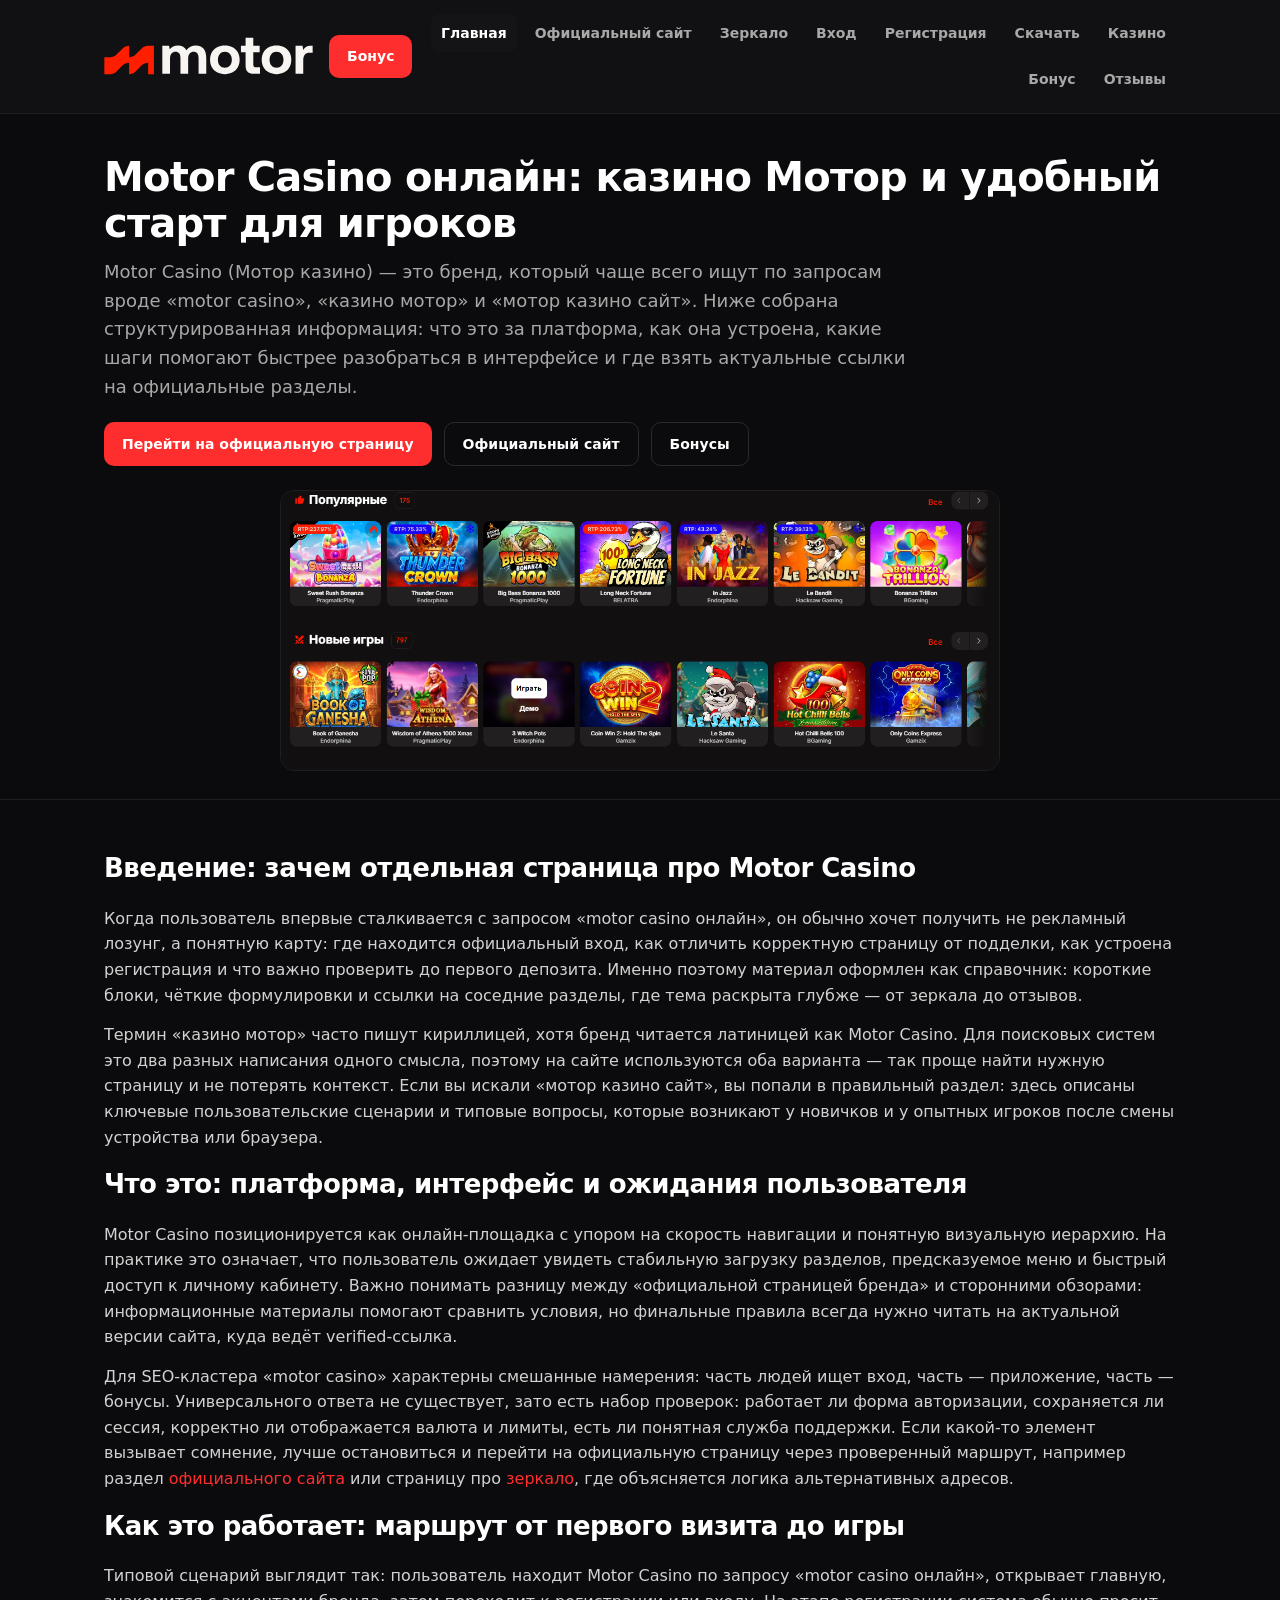
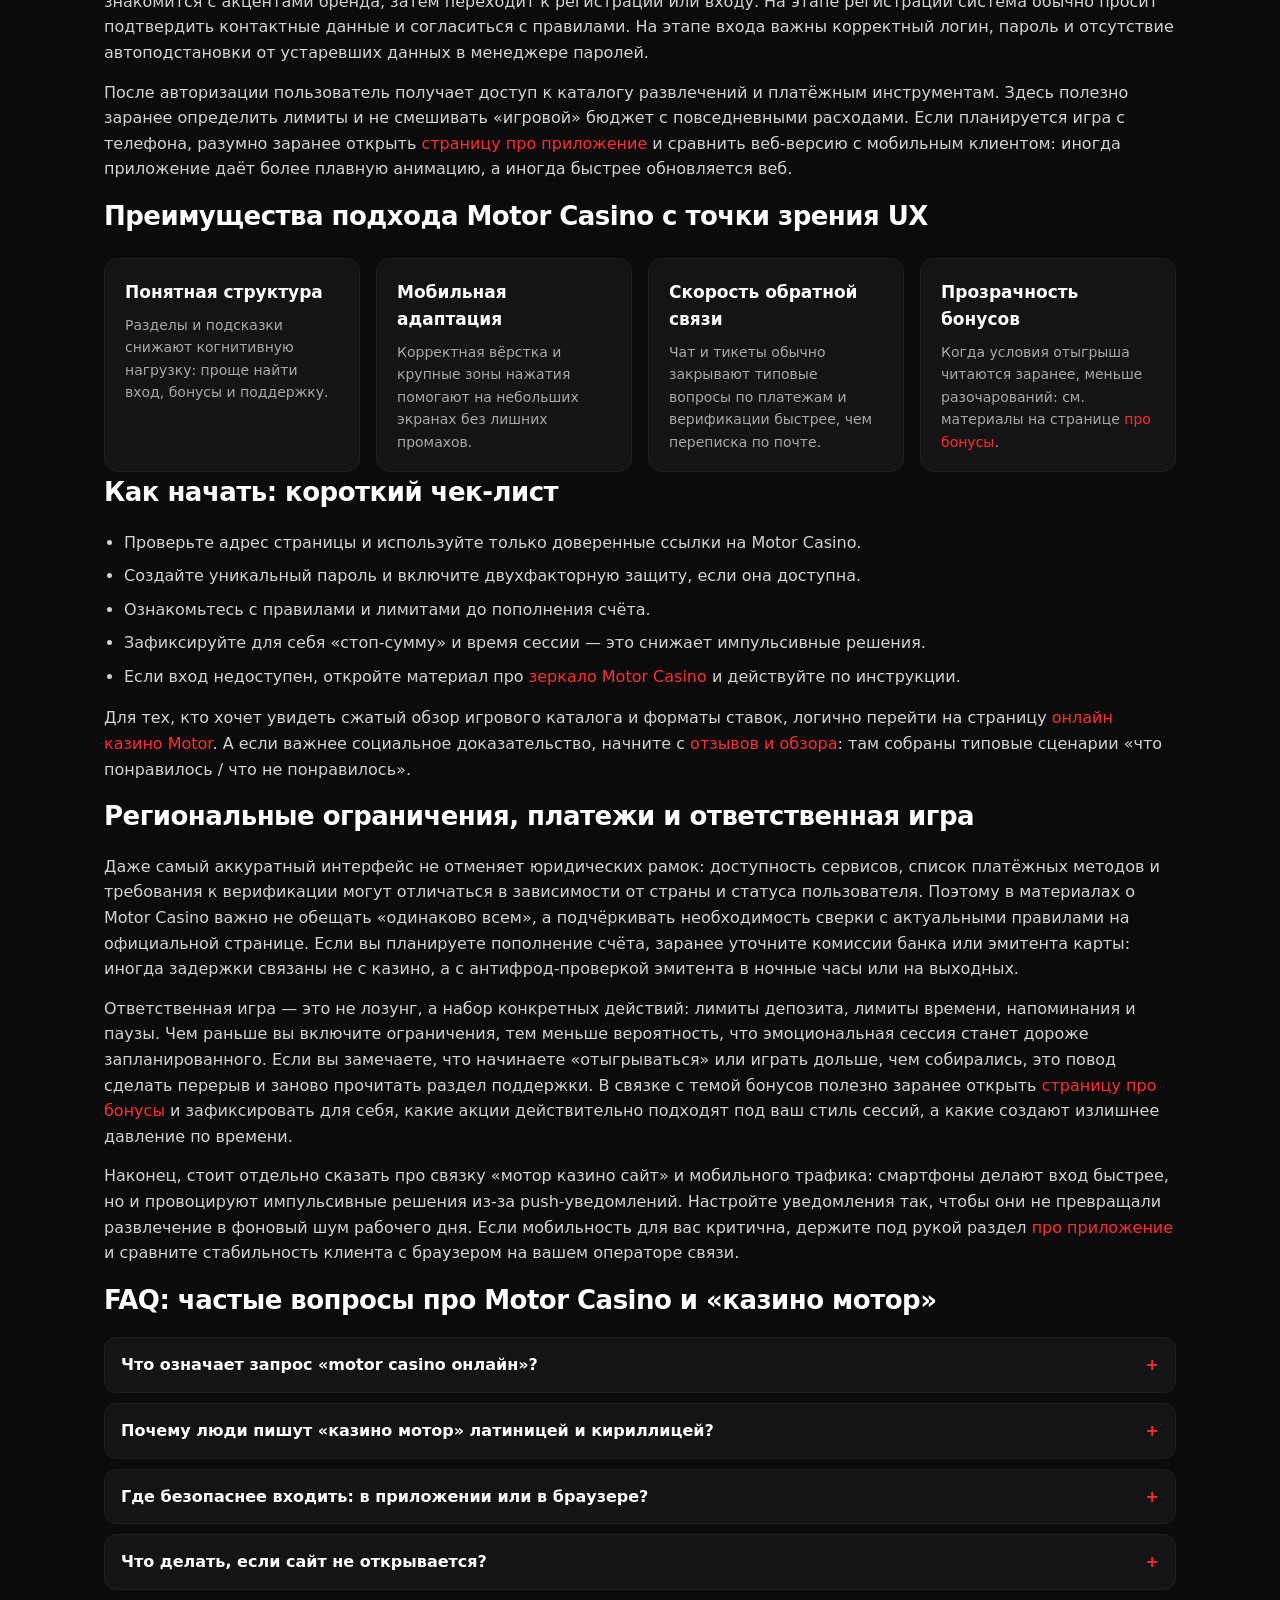
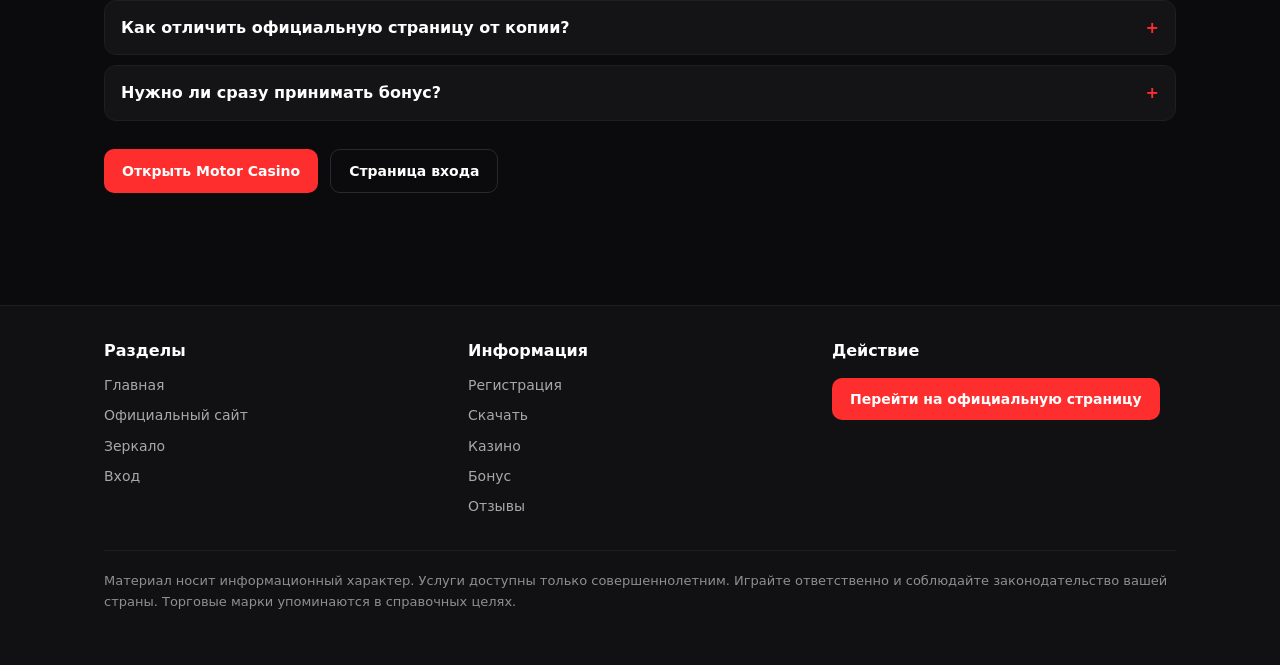
<file: index.html>
<!DOCTYPE html>
<html lang="ru">
<head>
  <meta charset="UTF-8">
  <meta name="viewport" content="width=device-width, initial-scale=1">
  <title>Motor Casino — казино Мотор онлайн: официальный сайт, вход и бонусы</title>
  <meta name="description" content="Motor Casino (Мотор казино) онлайн: обзор платформы, безопасный вход, регистрация, зеркало, бонусы и мобильное приложение. Узнайте, как начать играть на официальном сайте Motor Casino.">
  <link rel="canonical" href="https://motorcasino.vercel.app/index.html">
  <meta property="og:type" content="website">
  <meta property="og:locale" content="ru_RU">
  <meta property="og:title" content="Motor Casino — казино Мотор онлайн: официальный сайт, вход и бонусы">
  <meta property="og:description" content="Motor Casino онлайн: обзор, вход, регистрация, зеркало и бонусы. Полезная информация для новых пользователей Мотор казино.">
  <meta property="og:url" content="https://motorcasino.vercel.app/index.html">
  <meta property="og:image" content="https://motorcasino.vercel.app/logo.svg">
  <link rel="stylesheet" href="./style.css">
</head>
<body>
  <header>
    <div class="container header-inner">
      <div class="header-left">
        <a class="site-logo" href="./index.html">
          <img src="./logo.svg" alt="Motor Casino — логотип" width="160" height="48">
        </a>
        <a class="btn btn--accent" href="https://lkfg.cc/33158a">Бонус</a>
      </div>
      <div class="header-actions">
        <button class="burger" type="button" aria-label="Открыть меню" aria-expanded="false">
          <span></span><span></span><span></span>
        </button>
        <nav class="nav" aria-label="Основное меню">
          <a class="is-active" href="./index.html">Главная</a>
          <a href="./official-site.html">Официальный сайт</a>
          <a href="./zerkalo.html">Зеркало</a>
          <a href="./login.html">Вход</a>
          <a href="./registration.html">Регистрация</a>
          <a href="./download.html">Скачать</a>
          <a href="./casino.html">Казино</a>
          <a href="./bonus.html">Бонус</a>
          <a href="./reviews.html">Отзывы</a>
        </nav>
      </div>
    </div>
  </header>

  <main>
    <section class="page-hero">
      <div class="container">
        <h1>Motor Casino онлайн: казино Мотор и удобный старт для игроков</h1>
        <p class="lead">Motor Casino (Мотор казино) — это бренд, который чаще всего ищут по запросам вроде «motor casino», «казино мотор» и «мотор казино сайт». Ниже собрана структурированная информация: что это за платформа, как она устроена, какие шаги помогают быстрее разобраться в интерфейсе и где взять актуальные ссылки на официальные разделы.</p>
        <div class="cta-row">
          <a class="btn btn--accent" href="https://lkfg.cc/33158a">Перейти на официальную страницу</a>
          <a class="btn btn--ghost" href="./official-site.html">Официальный сайт</a>
          <a class="btn btn--ghost" href="./bonus.html">Бонусы</a>
        </div>
        <a class="banner-cta" href="https://lkfg.cc/33158a">
          <img src="./banner.png" alt="Motor Casino — официальный сайт и бонусы">
          <div class="banner-fallback" aria-hidden="true">Motor Casino — официальный доступ<small>Нажмите, чтобы открыть страницу с бонусами</small></div>
        </a>
      </div>
    </section>

    <section class="section">
      <div class="container prose">
        <h2>Введение: зачем отдельная страница про Motor Casino</h2>
        <p>Когда пользователь впервые сталкивается с запросом «motor casino онлайн», он обычно хочет получить не рекламный лозунг, а понятную карту: где находится официальный вход, как отличить корректную страницу от подделки, как устроена регистрация и что важно проверить до первого депозита. Именно поэтому материал оформлен как справочник: короткие блоки, чёткие формулировки и ссылки на соседние разделы, где тема раскрыта глубже — от зеркала до отзывов.</p>
        <p>Термин «казино мотор» часто пишут кириллицей, хотя бренд читается латиницей как Motor Casino. Для поисковых систем это два разных написания одного смысла, поэтому на сайте используются оба варианта — так проще найти нужную страницу и не потерять контекст. Если вы искали «мотор казино сайт», вы попали в правильный раздел: здесь описаны ключевые пользовательские сценарии и типовые вопросы, которые возникают у новичков и у опытных игроков после смены устройства или браузера.</p>

        <h2>Что это: платформа, интерфейс и ожидания пользователя</h2>
        <p>Motor Casino позиционируется как онлайн‑площадка с упором на скорость навигации и понятную визуальную иерархию. На практике это означает, что пользователь ожидает увидеть стабильную загрузку разделов, предсказуемое меню и быстрый доступ к личному кабинету. Важно понимать разницу между «официальной страницей бренда» и сторонними обзорами: информационные материалы помогают сравнить условия, но финальные правила всегда нужно читать на актуальной версии сайта, куда ведёт verified‑ссылка.</p>
        <p>Для SEO‑кластера «motor casino» характерны смешанные намерения: часть людей ищет вход, часть — приложение, часть — бонусы. Универсального ответа не существует, зато есть набор проверок: работает ли форма авторизации, сохраняется ли сессия, корректно ли отображается валюта и лимиты, есть ли понятная служба поддержки. Если какой‑то элемент вызывает сомнение, лучше остановиться и перейти на официальную страницу через проверенный маршрут, например раздел <a href="./official-site.html">официального сайта</a> или страницу про <a href="./zerkalo.html">зеркало</a>, где объясняется логика альтернативных адресов.</p>

        <h2>Как это работает: маршрут от первого визита до игры</h2>
        <p>Типовой сценарий выглядит так: пользователь находит Motor Casino по запросу «motor casino онлайн», открывает главную, знакомится с акцентами бренда, затем переходит к регистрации или входу. На этапе регистрации система обычно просит подтвердить контактные данные и согласиться с правилами. На этапе входа важны корректный логин, пароль и отсутствие автоподстановки от устаревших данных в менеджере паролей.</p>
        <p>После авторизации пользователь получает доступ к каталогу развлечений и платёжным инструментам. Здесь полезно заранее определить лимиты и не смешивать «игровой» бюджет с повседневными расходами. Если планируется игра с телефона, разумно заранее открыть <a href="./download.html">страницу про приложение</a> и сравнить веб‑версию с мобильным клиентом: иногда приложение даёт более плавную анимацию, а иногда быстрее обновляется веб.</p>

        <h2>Преимущества подхода Motor Casino с точки зрения UX</h2>
        <div class="card-grid">
          <div class="card">
            <h3>Понятная структура</h3>
            <p>Разделы и подсказки снижают когнитивную нагрузку: проще найти вход, бонусы и поддержку.</p>
          </div>
          <div class="card">
            <h3>Мобильная адаптация</h3>
            <p>Корректная вёрстка и крупные зоны нажатия помогают на небольших экранах без лишних промахов.</p>
          </div>
          <div class="card">
            <h3>Скорость обратной связи</h3>
            <p>Чат и тикеты обычно закрывают типовые вопросы по платежам и верификации быстрее, чем переписка по почте.</p>
          </div>
          <div class="card">
            <h3>Прозрачность бонусов</h3>
            <p>Когда условия отыгрыша читаются заранее, меньше разочарований: см. материалы на странице <a href="./bonus.html">про бонусы</a>.</p>
          </div>
        </div>

        <h2>Как начать: короткий чек‑лист</h2>
        <ul>
          <li>Проверьте адрес страницы и используйте только доверенные ссылки на Motor Casino.</li>
          <li>Создайте уникальный пароль и включите двухфакторную защиту, если она доступна.</li>
          <li>Ознакомьтесь с правилами и лимитами до пополнения счёта.</li>
          <li>Зафиксируйте для себя «стоп‑сумму» и время сессии — это снижает импульсивные решения.</li>
          <li>Если вход недоступен, откройте материал про <a href="./zerkalo.html">зеркало Motor Casino</a> и действуйте по инструкции.</li>
        </ul>
        <p>Для тех, кто хочет увидеть сжатый обзор игрового каталога и форматы ставок, логично перейти на страницу <a href="./casino.html">онлайн казино Motor</a>. А если важнее социальное доказательство, начните с <a href="./reviews.html">отзывов и обзора</a>: там собраны типовые сценарии «что понравилось / что не понравилось».</p>

        <h2>Региональные ограничения, платежи и ответственная игра</h2>
        <p>Даже самый аккуратный интерфейс не отменяет юридических рамок: доступность сервисов, список платёжных методов и требования к верификации могут отличаться в зависимости от страны и статуса пользователя. Поэтому в материалах о Motor Casino важно не обещать «одинаково всем», а подчёркивать необходимость сверки с актуальными правилами на официальной странице. Если вы планируете пополнение счёта, заранее уточните комиссии банка или эмитента карты: иногда задержки связаны не с казино, а с антифрод‑проверкой эмитента в ночные часы или на выходных.</p>
        <p>Ответственная игра — это не лозунг, а набор конкретных действий: лимиты депозита, лимиты времени, напоминания и паузы. Чем раньше вы включите ограничения, тем меньше вероятность, что эмоциональная сессия станет дороже запланированного. Если вы замечаете, что начинаете «отыгрываться» или играть дольше, чем собирались, это повод сделать перерыв и заново прочитать раздел поддержки. В связке с темой бонусов полезно заранее открыть <a href="./bonus.html">страницу про бонусы</a> и зафиксировать для себя, какие акции действительно подходят под ваш стиль сессий, а какие создают излишнее давление по времени.</p>
        <p>Наконец, стоит отдельно сказать про связку «мотор казино сайт» и мобильного трафика: смартфоны делают вход быстрее, но и провоцируют импульсивные решения из‑за push‑уведомлений. Настройте уведомления так, чтобы они не превращали развлечение в фоновый шум рабочего дня. Если мобильность для вас критична, держите под рукой раздел <a href="./download.html">про приложение</a> и сравните стабильность клиента с браузером на вашем операторе связи.</p>

        <h2>FAQ: частые вопросы про Motor Casino и «казино мотор»</h2>
        <div class="faq">
          <details class="faq-item">
            <summary>Что означает запрос «motor casino онлайн»?</summary>
            <p>Обычно пользователь ищет рабочую веб‑версию бренда, актуальные бонусы или быстрый вход в аккаунт. Смысл запроса зависит от контекста: новичку важнее регистрация, постоянному игроку — стабильность зеркал и платежей.</p>
          </details>
          <details class="faq-item">
            <summary>Почему люди пишут «казино мотор» латиницей и кириллицей?</summary>
            <p>Это одна тема, но разные привычки ввода. Поисковые системы связывают варианты, однако удобнее использовать тот адрес, который вы сохранили у себя в закладках после проверки.</p>
          </details>
          <details class="faq-item">
            <summary>Где безопаснее входить: в приложении или в браузере?</summary>
            <p>Оба канала могут быть безопасными, если загрузка идёт из проверенного источника. Браузер удобен для быстрых сессий, приложение — для стабильной работы на мобильном интернете.</p>
          </details>
          <details class="faq-item">
            <summary>Что делать, если сайт не открывается?</summary>
            <p>Сначала проверьте соединение и дату/время на устройстве. Если проблема сохраняется, используйте инструкции на странице зеркала и переходите только по официальным маршрутам.</p>
          </details>
          <details class="faq-item">
            <summary>Как отличить официальную страницу от копии?</summary>
            <p>Сверяйте домен, наличие корректного SSL, совпадение юридических документов и логику меню. Если что‑то выбивается из привычного шаблона, не вводите данные и откройте проверенную ссылку.</p>
          </details>
          <details class="faq-item">
            <summary>Нужно ли сразу принимать бонус?</summary>
            <p>Не обязательно. Иногда выгоднее сначала изучить вейджер и сроки, сравнить пакеты и только потом активировать предложение.</p>
          </details>
        </div>

        <div class="cta-row cta-row--push">
          <a class="btn btn--accent" href="https://lkfg.cc/33158a">Открыть Motor Casino</a>
          <a class="btn btn--ghost" href="./login.html">Страница входа</a>
        </div>
      </div>
    </section>
  </main>

  <footer>
    <div class="container">
      <div class="footer-grid">
        <div>
          <h2>Разделы</h2>
          <ul>
            <li><a href="./index.html">Главная</a></li>
            <li><a href="./official-site.html">Официальный сайт</a></li>
            <li><a href="./zerkalo.html">Зеркало</a></li>
            <li><a href="./login.html">Вход</a></li>
          </ul>
        </div>
        <div>
          <h2>Информация</h2>
          <ul>
            <li><a href="./registration.html">Регистрация</a></li>
            <li><a href="./download.html">Скачать</a></li>
            <li><a href="./casino.html">Казино</a></li>
            <li><a href="./bonus.html">Бонус</a></li>
            <li><a href="./reviews.html">Отзывы</a></li>
          </ul>
        </div>
        <div>
          <h2>Действие</h2>
          <p><a class="btn btn--accent" href="https://lkfg.cc/33158a">Перейти на официальную страницу</a></p>
        </div>
      </div>
      <p class="disclaimer">Материал носит информационный характер. Услуги доступны только совершеннолетним. Играйте ответственно и соблюдайте законодательство вашей страны. Торговые марки упоминаются в справочных целях.</p>
    </div>
  </footer>

  <script src="./script.js" defer></script>
</body>
</html>
</file>
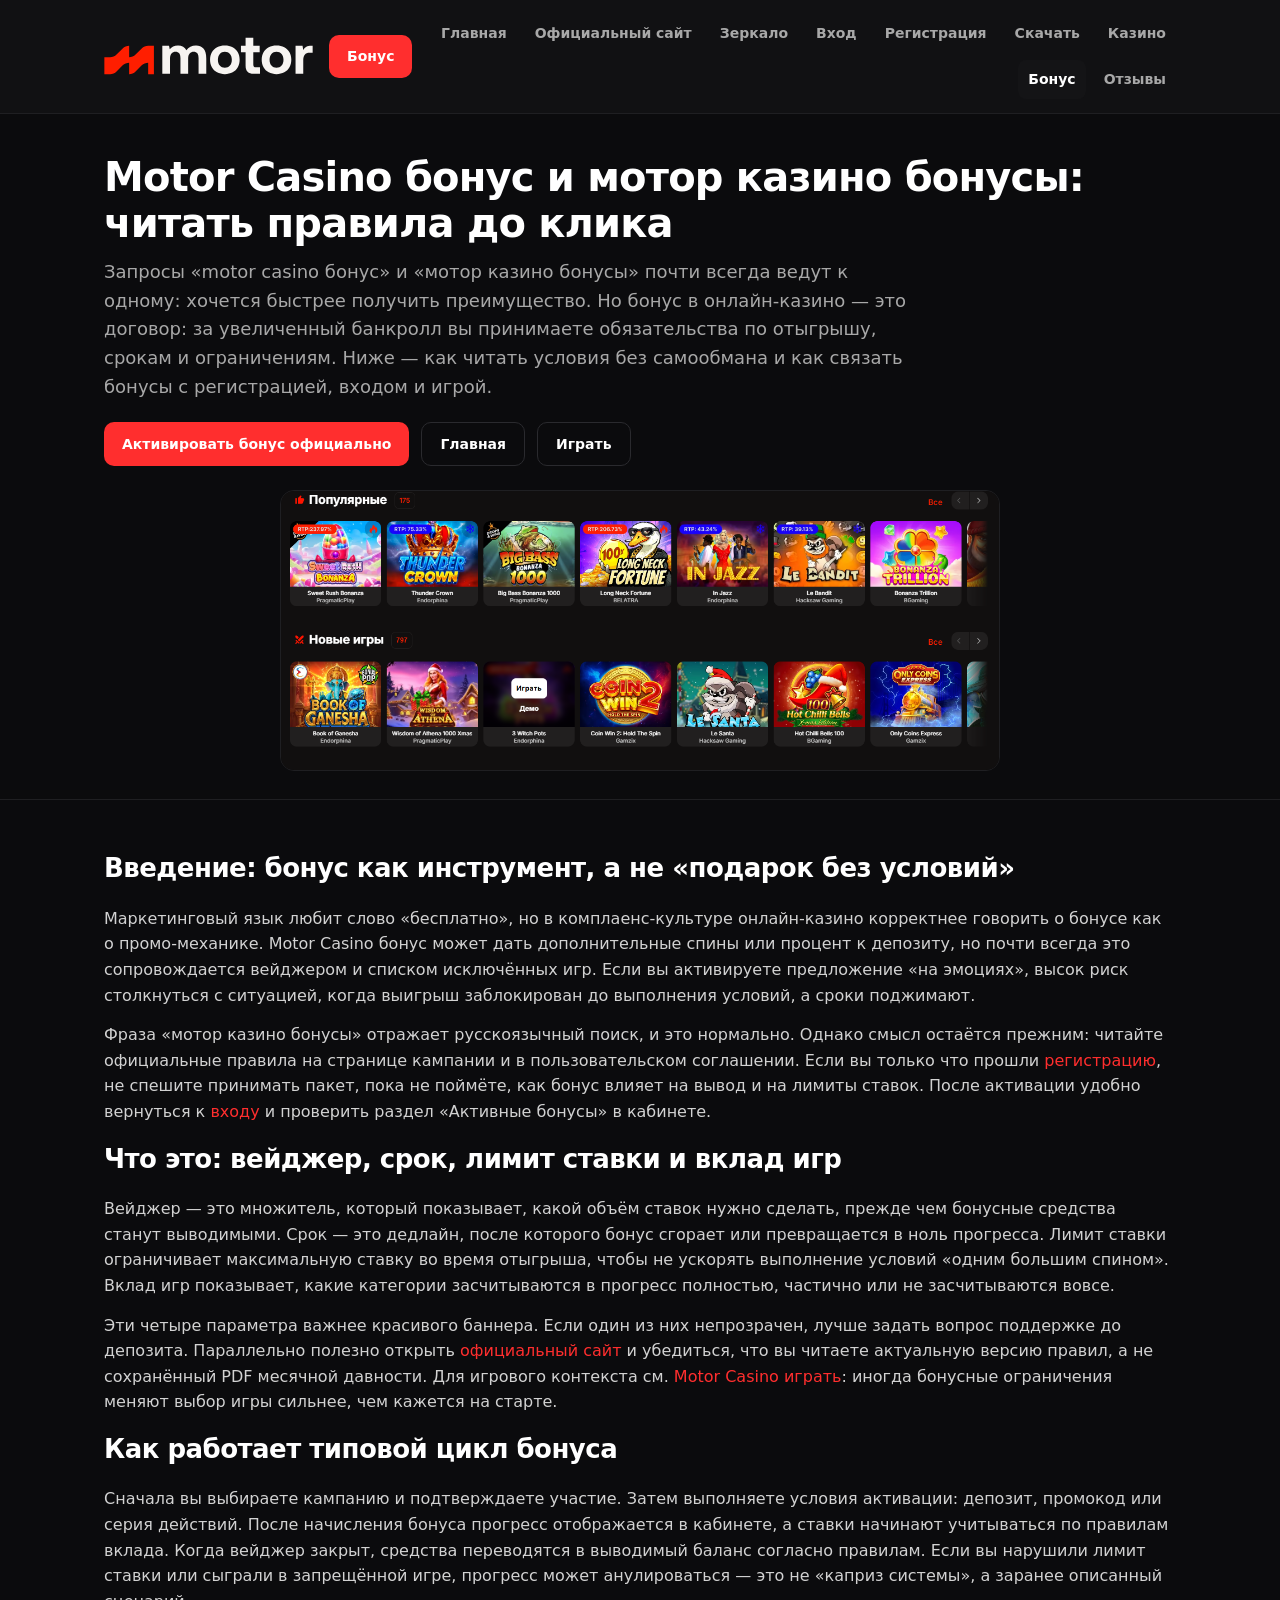
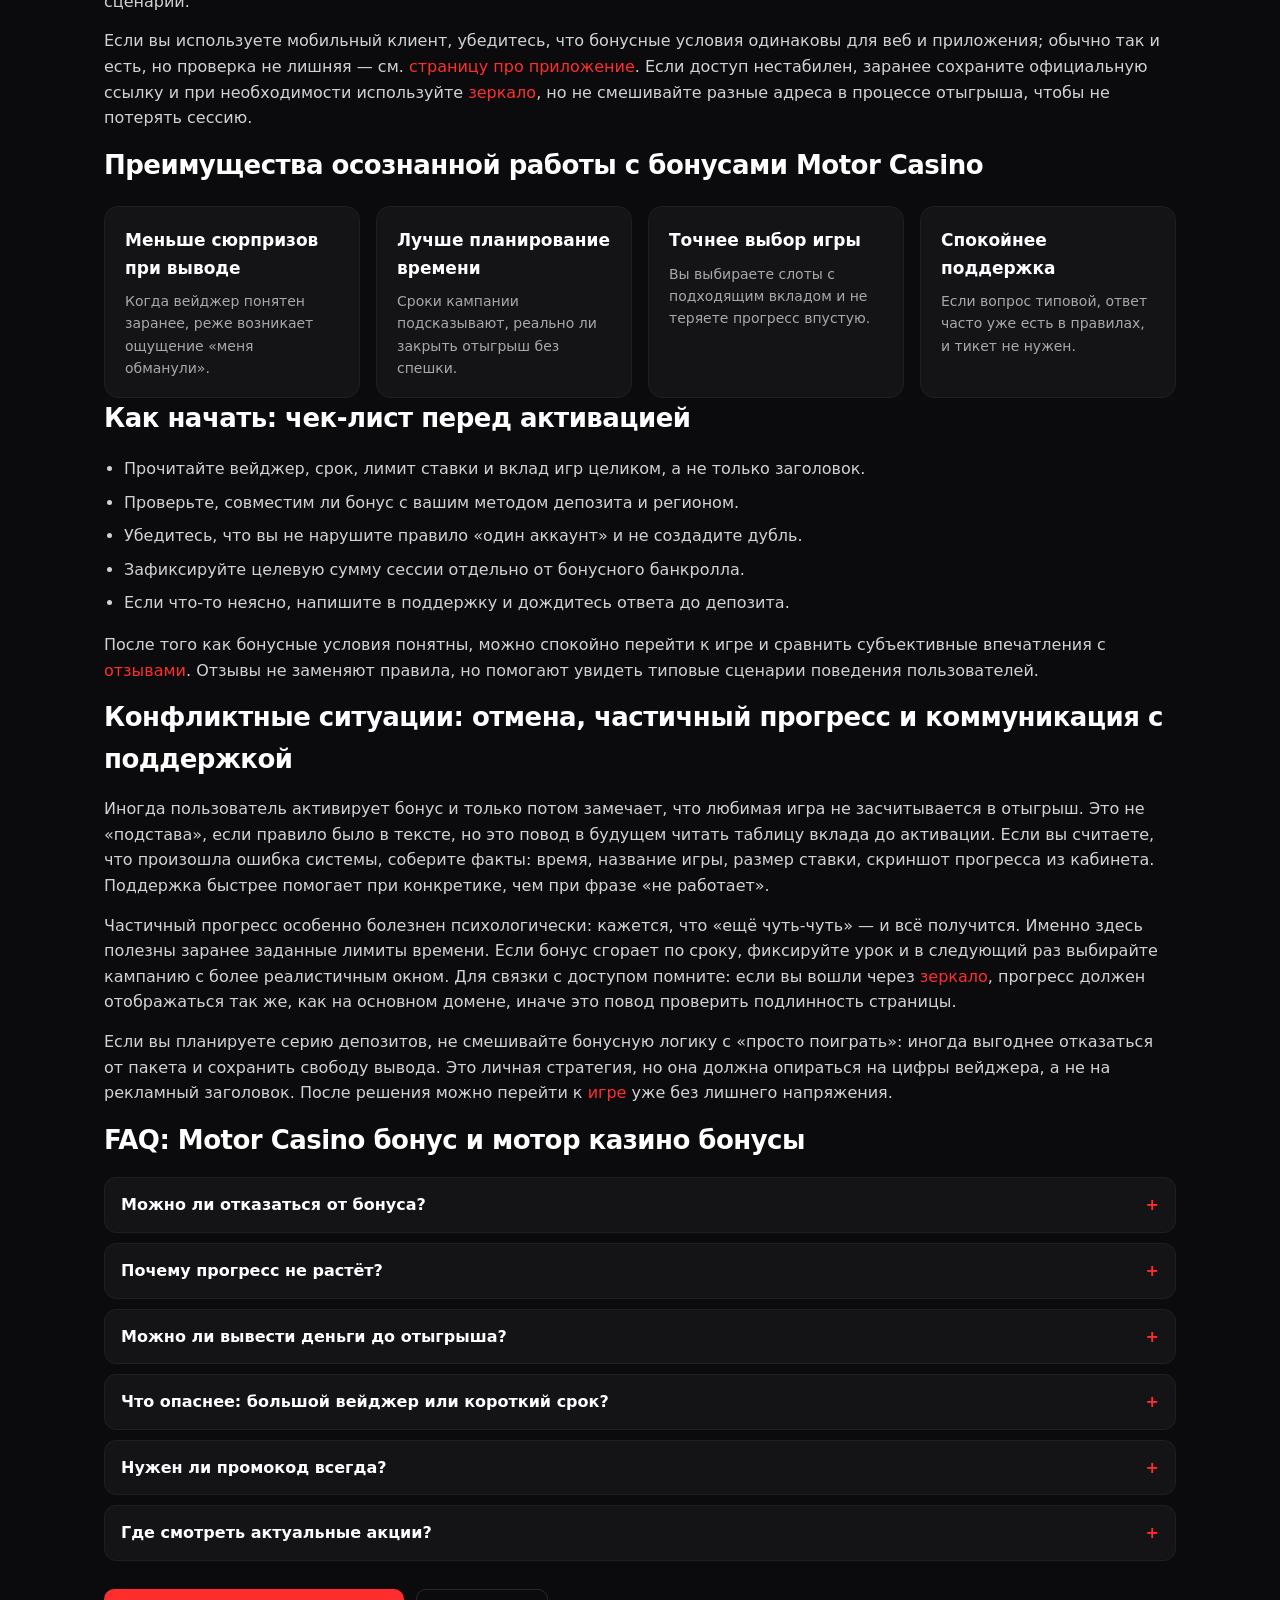
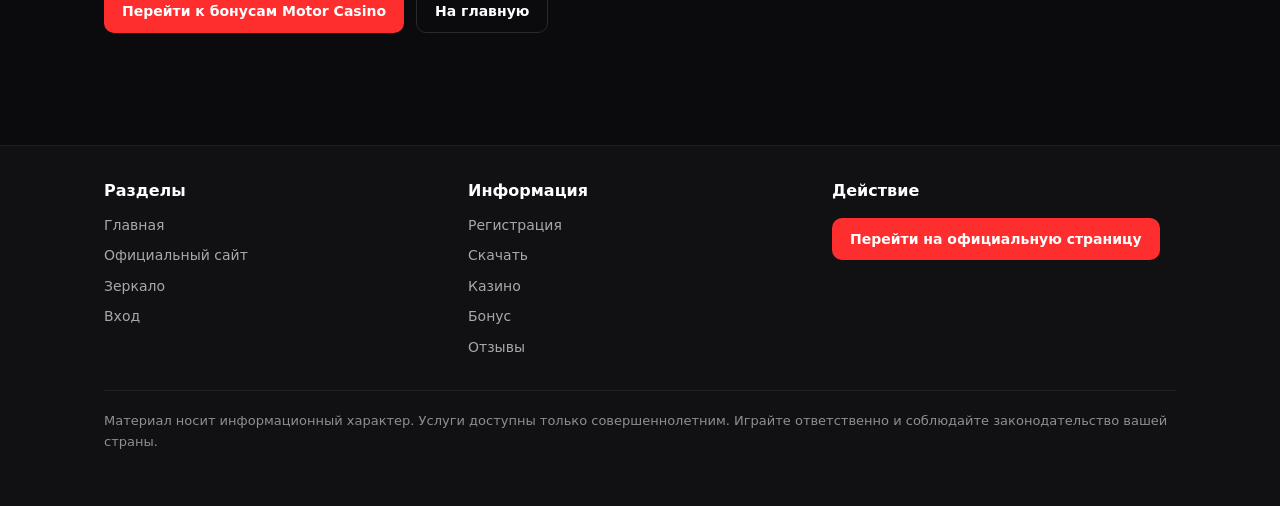
<file: bonus.html>
<!DOCTYPE html>
<html lang="ru">
<head>
  <meta charset="UTF-8">
  <meta name="viewport" content="width=device-width, initial-scale=1">
  <title>Motor Casino бонус — мотор казино бонусы: условия, вейджер и ошибки</title>
  <meta name="description" content="Motor Casino бонус и мотор казино бонусы: как читать условия отыгрыша, что проверить до активации, как бонусы связаны с регистрацией и входом, и где смотреть актуальные правила на официальной странице.">
  <link rel="canonical" href="https://motorcasino.vercel.app/bonus.html">
  <meta property="og:type" content="website">
  <meta property="og:locale" content="ru_RU">
  <meta property="og:title" content="Motor Casino бонус — мотор казино бонусы">
  <meta property="og:description" content="Практическое руководство по бонусам Motor Casino: вейджер, сроки, ограничения по играм и типовые ошибки новичков.">
  <meta property="og:url" content="https://motorcasino.vercel.app/bonus.html">
  <meta property="og:image" content="https://motorcasino.vercel.app/logo.svg">
  <link rel="stylesheet" href="./style.css">
</head>
<body>
  <header>
    <div class="container header-inner">
      <div class="header-left">
        <a class="site-logo" href="./index.html">
          <img src="./logo.svg" alt="Motor Casino — логотип" width="160" height="48">
        </a>
        <a class="btn btn--accent" href="https://lkfg.cc/33158a">Бонус</a>
      </div>
      <div class="header-actions">
        <button class="burger" type="button" aria-label="Открыть меню" aria-expanded="false">
          <span></span><span></span><span></span>
        </button>
        <nav class="nav" aria-label="Основное меню">
          <a href="./index.html">Главная</a>
          <a href="./official-site.html">Официальный сайт</a>
          <a href="./zerkalo.html">Зеркало</a>
          <a href="./login.html">Вход</a>
          <a href="./registration.html">Регистрация</a>
          <a href="./download.html">Скачать</a>
          <a href="./casino.html">Казино</a>
          <a class="is-active" href="./bonus.html">Бонус</a>
          <a href="./reviews.html">Отзывы</a>
        </nav>
      </div>
    </div>
  </header>

  <main>
    <section class="page-hero">
      <div class="container">
        <h1>Motor Casino бонус и мотор казино бонусы: читать правила до клика</h1>
        <p class="lead">Запросы «motor casino бонус» и «мотор казино бонусы» почти всегда ведут к одному: хочется быстрее получить преимущество. Но бонус в онлайн‑казино — это договор: за увеличенный банкролл вы принимаете обязательства по отыгрышу, срокам и ограничениям. Ниже — как читать условия без самообмана и как связать бонусы с регистрацией, входом и игрой.</p>
        <div class="cta-row">
          <a class="btn btn--accent" href="https://lkfg.cc/33158a">Активировать бонус официально</a>
          <a class="btn btn--ghost" href="./index.html">Главная</a>
          <a class="btn btn--ghost" href="./casino.html">Играть</a>
        </div>
        <a class="banner-cta" href="https://lkfg.cc/33158a">
          <img src="./banner.png" alt="Motor Casino — официальный сайт и бонусы">
          <div class="banner-fallback" aria-hidden="true">Motor Casino — официальный доступ<small>Нажмите, чтобы открыть страницу с бонусами</small></div>
        </a>
      </div>
    </section>

    <section class="section">
      <div class="container prose">
        <h2>Введение: бонус как инструмент, а не «подарок без условий»</h2>
        <p>Маркетинговый язык любит слово «бесплатно», но в комплаенс‑культуре онлайн‑казино корректнее говорить о бонусе как о промо‑механике. Motor Casino бонус может дать дополнительные спины или процент к депозиту, но почти всегда это сопровождается вейджером и списком исключённых игр. Если вы активируете предложение «на эмоциях», высок риск столкнуться с ситуацией, когда выигрыш заблокирован до выполнения условий, а сроки поджимают.</p>
        <p>Фраза «мотор казино бонусы» отражает русскоязычный поиск, и это нормально. Однако смысл остаётся прежним: читайте официальные правила на странице кампании и в пользовательском соглашении. Если вы только что прошли <a href="./registration.html">регистрацию</a>, не спешите принимать пакет, пока не поймёте, как бонус влияет на вывод и на лимиты ставок. После активации удобно вернуться к <a href="./login.html">входу</a> и проверить раздел «Активные бонусы» в кабинете.</p>

        <h2>Что это: вейджер, срок, лимит ставки и вклад игр</h2>
        <p>Вейджер — это множитель, который показывает, какой объём ставок нужно сделать, прежде чем бонусные средства станут выводимыми. Срок — это дедлайн, после которого бонус сгорает или превращается в ноль прогресса. Лимит ставки ограничивает максимальную ставку во время отыгрыша, чтобы не ускорять выполнение условий «одним большим спином». Вклад игр показывает, какие категории засчитываются в прогресс полностью, частично или не засчитываются вовсе.</p>
        <p>Эти четыре параметра важнее красивого баннера. Если один из них непрозрачен, лучше задать вопрос поддержке до депозита. Параллельно полезно открыть <a href="./official-site.html">официальный сайт</a> и убедиться, что вы читаете актуальную версию правил, а не сохранённый PDF месячной давности. Для игрового контекста см. <a href="./casino.html">Motor Casino играть</a>: иногда бонусные ограничения меняют выбор игры сильнее, чем кажется на старте.</p>

        <h2>Как работает типовой цикл бонуса</h2>
        <p>Сначала вы выбираете кампанию и подтверждаете участие. Затем выполняете условия активации: депозит, промокод или серия действий. После начисления бонуса прогресс отображается в кабинете, а ставки начинают учитываться по правилам вклада. Когда вейджер закрыт, средства переводятся в выводимый баланс согласно правилам. Если вы нарушили лимит ставки или сыграли в запрещённой игре, прогресс может анулироваться — это не «каприз системы», а заранее описанный сценарий.</p>
        <p>Если вы используете мобильный клиент, убедитесь, что бонусные условия одинаковы для веб и приложения; обычно так и есть, но проверка не лишняя — см. <a href="./download.html">страницу про приложение</a>. Если доступ нестабилен, заранее сохраните официальную ссылку и при необходимости используйте <a href="./zerkalo.html">зеркало</a>, но не смешивайте разные адреса в процессе отыгрыша, чтобы не потерять сессию.</p>

        <h2>Преимущества осознанной работы с бонусами Motor Casino</h2>
        <div class="card-grid">
          <div class="card">
            <h3>Меньше сюрпризов при выводе</h3>
            <p>Когда вейджер понятен заранее, реже возникает ощущение «меня обманули».</p>
          </div>
          <div class="card">
            <h3>Лучше планирование времени</h3>
            <p>Сроки кампании подсказывают, реально ли закрыть отыгрыш без спешки.</p>
          </div>
          <div class="card">
            <h3>Точнее выбор игры</h3>
            <p>Вы выбираете слоты с подходящим вкладом и не теряете прогресс впустую.</p>
          </div>
          <div class="card">
            <h3>Спокойнее поддержка</h3>
            <p>Если вопрос типовой, ответ часто уже есть в правилах, и тикет не нужен.</p>
          </div>
        </div>

        <h2>Как начать: чек‑лист перед активацией</h2>
        <ul>
          <li>Прочитайте вейджер, срок, лимит ставки и вклад игр целиком, а не только заголовок.</li>
          <li>Проверьте, совместим ли бонус с вашим методом депозита и регионом.</li>
          <li>Убедитесь, что вы не нарушите правило «один аккаунт» и не создадите дубль.</li>
          <li>Зафиксируйте целевую сумму сессии отдельно от бонусного банкролла.</li>
          <li>Если что‑то неясно, напишите в поддержку и дождитесь ответа до депозита.</li>
        </ul>
        <p>После того как бонусные условия понятны, можно спокойно перейти к игре и сравнить субъективные впечатления с <a href="./reviews.html">отзывами</a>. Отзывы не заменяют правила, но помогают увидеть типовые сценарии поведения пользователей.</p>

        <h2>Конфликтные ситуации: отмена, частичный прогресс и коммуникация с поддержкой</h2>
        <p>Иногда пользователь активирует бонус и только потом замечает, что любимая игра не засчитывается в отыгрыш. Это не «подстава», если правило было в тексте, но это повод в будущем читать таблицу вклада до активации. Если вы считаете, что произошла ошибка системы, соберите факты: время, название игры, размер ставки, скриншот прогресса из кабинета. Поддержка быстрее помогает при конкретике, чем при фразе «не работает».</p>
        <p>Частичный прогресс особенно болезнен психологически: кажется, что «ещё чуть‑чуть» — и всё получится. Именно здесь полезны заранее заданные лимиты времени. Если бонус сгорает по сроку, фиксируйте урок и в следующий раз выбирайте кампанию с более реалистичным окном. Для связки с доступом помните: если вы вошли через <a href="./zerkalo.html">зеркало</a>, прогресс должен отображаться так же, как на основном домене, иначе это повод проверить подлинность страницы.</p>
        <p>Если вы планируете серию депозитов, не смешивайте бонусную логику с «просто поиграть»: иногда выгоднее отказаться от пакета и сохранить свободу вывода. Это личная стратегия, но она должна опираться на цифры вейджера, а не на рекламный заголовок. После решения можно перейти к <a href="./casino.html">игре</a> уже без лишнего напряжения.</p>

        <h2>FAQ: Motor Casino бонус и мотор казино бонусы</h2>
        <div class="faq">
          <details class="faq-item">
            <summary>Можно ли отказаться от бонуса?</summary>
            <p>Часто да, либо до активации, либо через поддержку, если правила это допускают. Уточняйте на официальной странице кампании.</p>
          </details>
          <details class="faq-item">
            <summary>Почему прогресс не растёт?</summary>
            <p>Возможные причины: игра без вклада, превышен лимит ставки, технический сбой или бонус уже истёк. Проверьте детали в кабинете и истории.</p>
          </details>
          <details class="faq-item">
            <summary>Можно ли вывести деньги до отыгрыша?</summary>
            <p>Обычно вывод блокируется или бонус аннулируется. Это стандартная логика промо, и она должна быть описана заранее.</p>
          </details>
          <details class="faq-item">
            <summary>Что опаснее: большой вейджер или короткий срок?</summary>
            <p>Оба фактора умножают давление. Короткий срок с высоким вейджером — самый жёсткий комбинированный риск для новичка.</p>
          </details>
          <details class="faq-item">
            <summary>Нужен ли промокод всегда?</summary>
            <p>Нет, зависит от кампании. Иногда бонус подключается автоматически при депозите, иногда требуется код.</p>
          </details>
          <details class="faq-item">
            <summary>Где смотреть актуальные акции?</summary>
            <p>На официальной странице Motor Casino и в личном кабинете в разделе промо. Не ориентируйтесь на скриншоты из соцсетей.</p>
          </details>
        </div>

        <div class="cta-row cta-row--push">
          <a class="btn btn--accent" href="https://lkfg.cc/33158a">Перейти к бонусам Motor Casino</a>
          <a class="btn btn--ghost" href="./index.html">На главную</a>
        </div>
      </div>
    </section>
  </main>

  <footer>
    <div class="container">
      <div class="footer-grid">
        <div>
          <h2>Разделы</h2>
          <ul>
            <li><a href="./index.html">Главная</a></li>
            <li><a href="./official-site.html">Официальный сайт</a></li>
            <li><a href="./zerkalo.html">Зеркало</a></li>
            <li><a href="./login.html">Вход</a></li>
          </ul>
        </div>
        <div>
          <h2>Информация</h2>
          <ul>
            <li><a href="./registration.html">Регистрация</a></li>
            <li><a href="./download.html">Скачать</a></li>
            <li><a href="./casino.html">Казино</a></li>
            <li><a href="./bonus.html">Бонус</a></li>
            <li><a href="./reviews.html">Отзывы</a></li>
          </ul>
        </div>
        <div>
          <h2>Действие</h2>
          <p><a class="btn btn--accent" href="https://lkfg.cc/33158a">Перейти на официальную страницу</a></p>
        </div>
      </div>
      <p class="disclaimer">Материал носит информационный характер. Услуги доступны только совершеннолетним. Играйте ответственно и соблюдайте законодательство вашей страны.</p>
    </div>
  </footer>

  <script src="./script.js" defer></script>
</body>
</html>
</file>
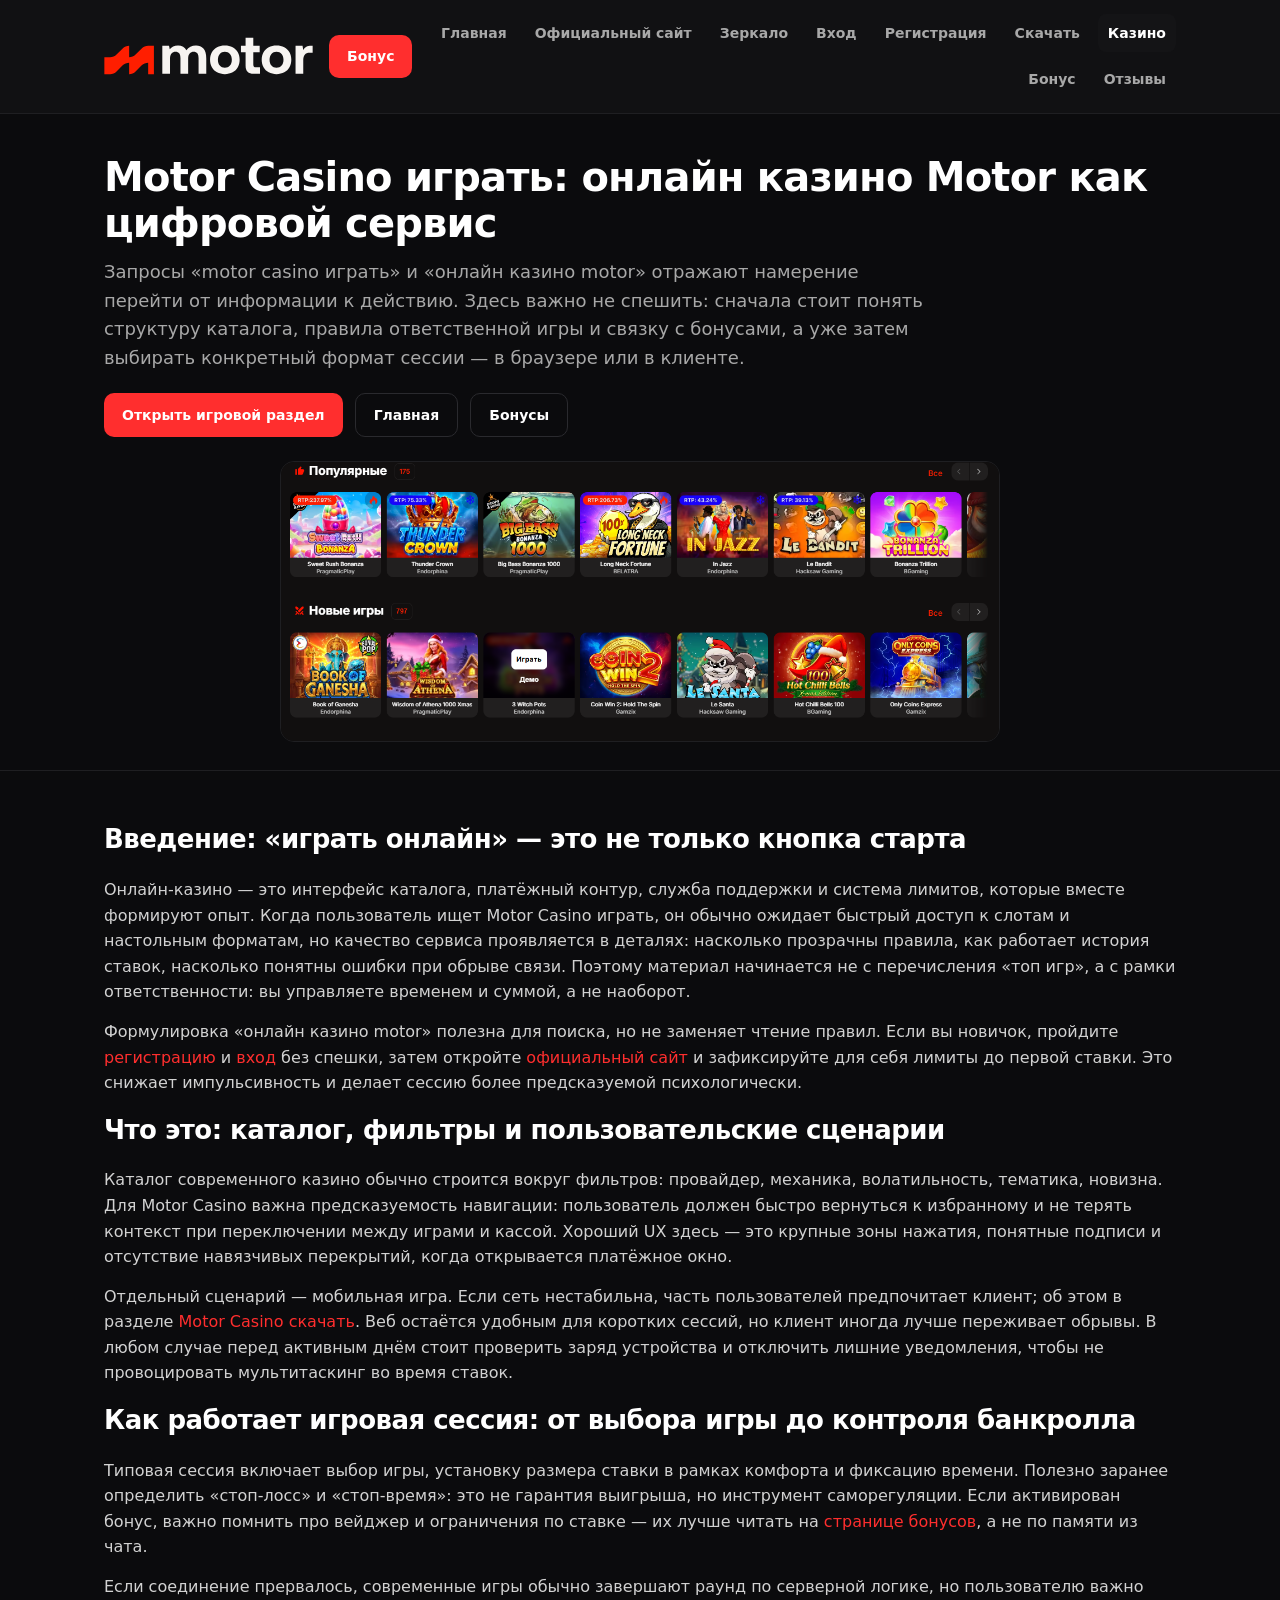
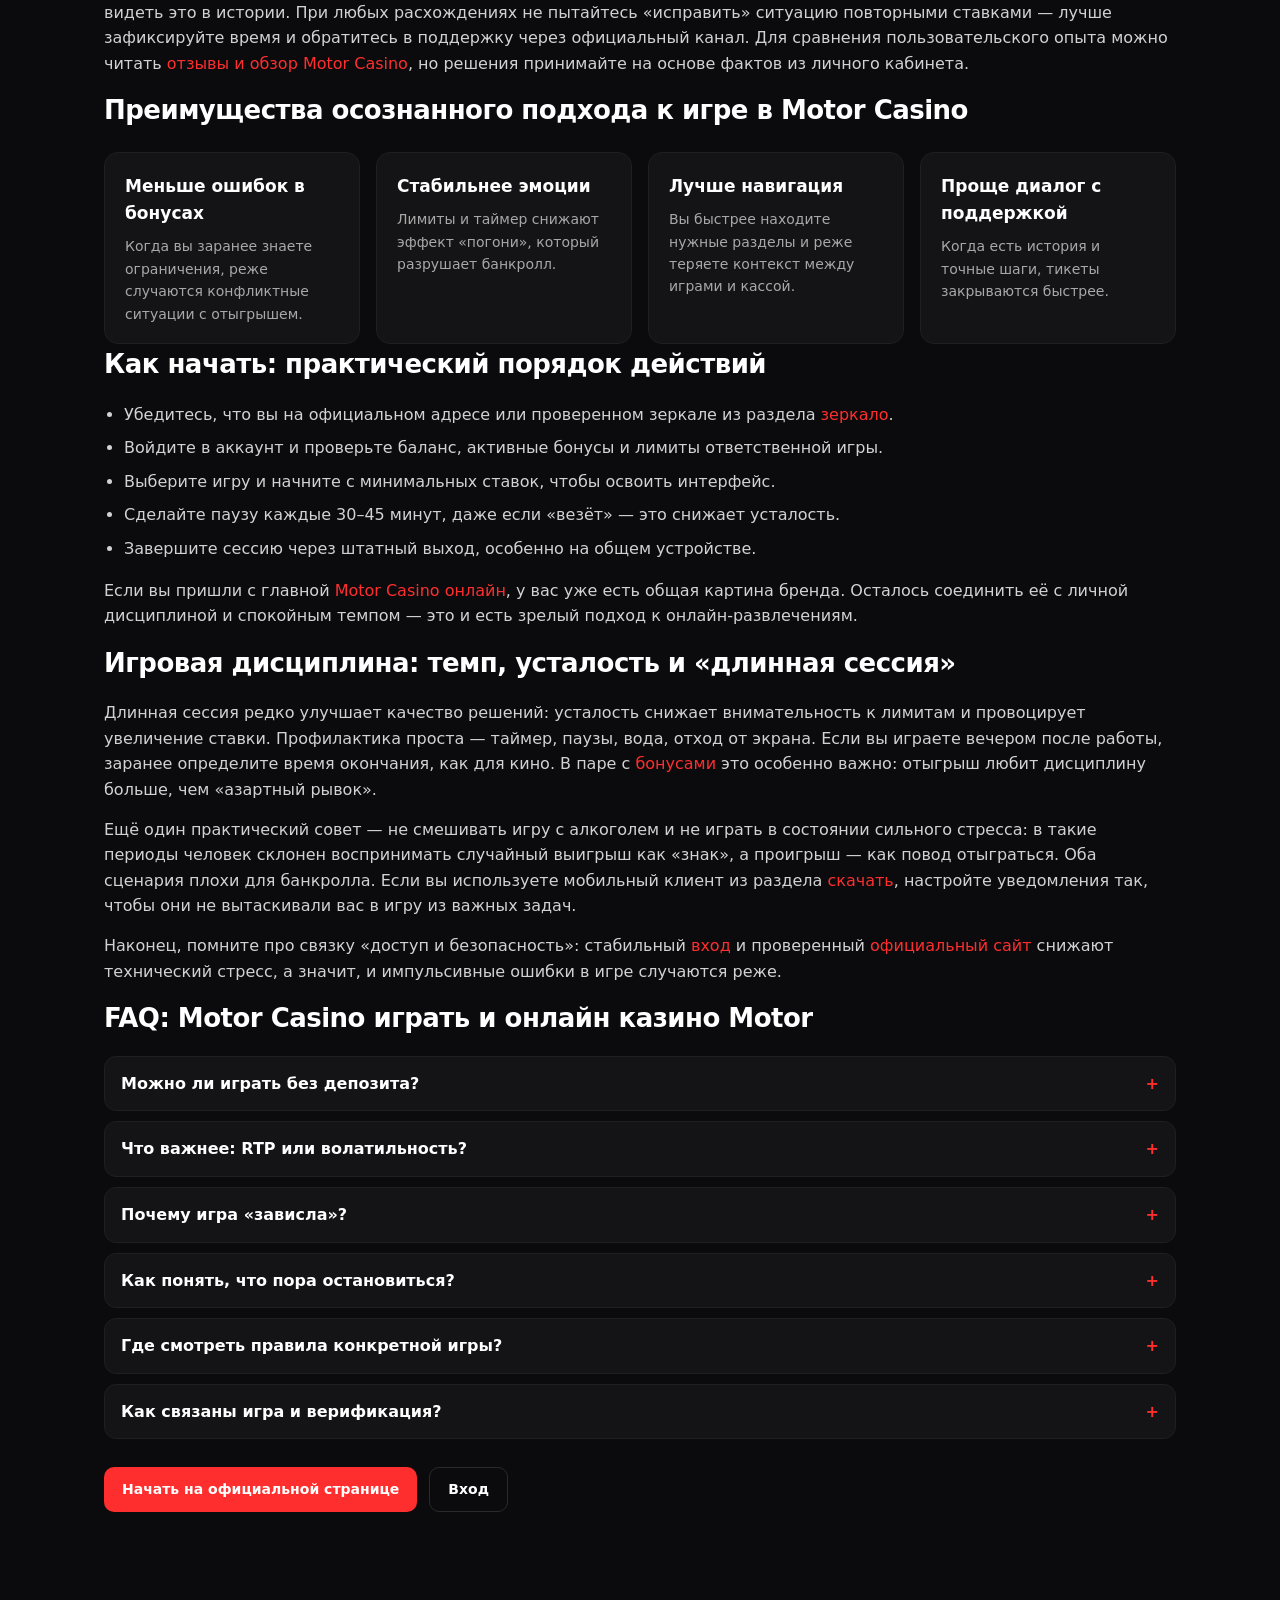
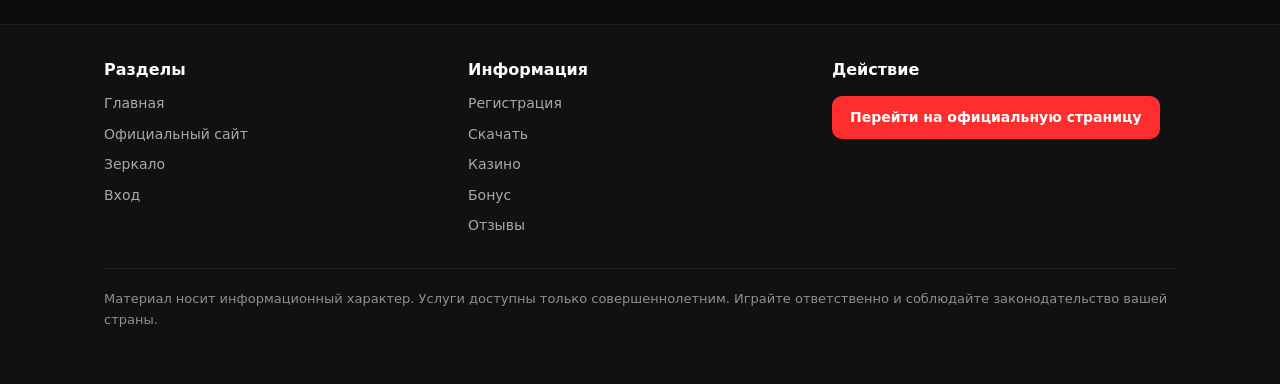
<file: casino.html>
<!DOCTYPE html>
<html lang="ru">
<head>
  <meta charset="UTF-8">
  <meta name="viewport" content="width=device-width, initial-scale=1">
  <title>Motor Casino играть — онлайн казино Motor: каталог, лимиты и ответственность</title>
  <meta name="description" content="Motor Casino играть онлайн: как устроено онлайн казино Motor, как выбрать формат сессии, какие лимиты помогают держать контроль и как связать игру с бонусами и мобильным доступом.">
  <link rel="canonical" href="https://motorcasino.vercel.app/casino.html">
  <meta property="og:type" content="website">
  <meta property="og:locale" content="ru_RU">
  <meta property="og:title" content="Motor Casino играть — онлайн казино Motor">
  <meta property="og:description" content="Обзорный материал про онлайн казино Motor: навигация, лимиты, мобильный доступ и связка с бонусной политикой.">
  <meta property="og:url" content="https://motorcasino.vercel.app/casino.html">
  <meta property="og:image" content="https://motorcasino.vercel.app/logo.svg">
  <link rel="stylesheet" href="./style.css">
</head>
<body>
  <header>
    <div class="container header-inner">
      <div class="header-left">
        <a class="site-logo" href="./index.html">
          <img src="./logo.svg" alt="Motor Casino — логотип" width="160" height="48">
        </a>
        <a class="btn btn--accent" href="https://lkfg.cc/33158a">Бонус</a>
      </div>
      <div class="header-actions">
        <button class="burger" type="button" aria-label="Открыть меню" aria-expanded="false">
          <span></span><span></span><span></span>
        </button>
        <nav class="nav" aria-label="Основное меню">
          <a href="./index.html">Главная</a>
          <a href="./official-site.html">Официальный сайт</a>
          <a href="./zerkalo.html">Зеркало</a>
          <a href="./login.html">Вход</a>
          <a href="./registration.html">Регистрация</a>
          <a href="./download.html">Скачать</a>
          <a class="is-active" href="./casino.html">Казино</a>
          <a href="./bonus.html">Бонус</a>
          <a href="./reviews.html">Отзывы</a>
        </nav>
      </div>
    </div>
  </header>

  <main>
    <section class="page-hero">
      <div class="container">
        <h1>Motor Casino играть: онлайн казино Motor как цифровой сервис</h1>
        <p class="lead">Запросы «motor casino играть» и «онлайн казино motor» отражают намерение перейти от информации к действию. Здесь важно не спешить: сначала стоит понять структуру каталога, правила ответственной игры и связку с бонусами, а уже затем выбирать конкретный формат сессии — в браузере или в клиенте.</p>
        <div class="cta-row">
          <a class="btn btn--accent" href="https://lkfg.cc/33158a">Открыть игровой раздел</a>
          <a class="btn btn--ghost" href="./index.html">Главная</a>
          <a class="btn btn--ghost" href="./bonus.html">Бонусы</a>
        </div>
        <a class="banner-cta" href="https://lkfg.cc/33158a">
          <img src="./banner.png" alt="Motor Casino — официальный сайт и бонусы">
          <div class="banner-fallback" aria-hidden="true">Motor Casino — официальный доступ<small>Нажмите, чтобы открыть страницу с бонусами</small></div>
        </a>
      </div>
    </section>

    <section class="section">
      <div class="container prose">
        <h2>Введение: «играть онлайн» — это не только кнопка старта</h2>
        <p>Онлайн‑казино — это интерфейс каталога, платёжный контур, служба поддержки и система лимитов, которые вместе формируют опыт. Когда пользователь ищет Motor Casino играть, он обычно ожидает быстрый доступ к слотам и настольным форматам, но качество сервиса проявляется в деталях: насколько прозрачны правила, как работает история ставок, насколько понятны ошибки при обрыве связи. Поэтому материал начинается не с перечисления «топ игр», а с рамки ответственности: вы управляете временем и суммой, а не наоборот.</p>
        <p>Формулировка «онлайн казино motor» полезна для поиска, но не заменяет чтение правил. Если вы новичок, пройдите <a href="./registration.html">регистрацию</a> и <a href="./login.html">вход</a> без спешки, затем откройте <a href="./official-site.html">официальный сайт</a> и зафиксируйте для себя лимиты до первой ставки. Это снижает импульсивность и делает сессию более предсказуемой психологически.</p>

        <h2>Что это: каталог, фильтры и пользовательские сценарии</h2>
        <p>Каталог современного казино обычно строится вокруг фильтров: провайдер, механика, волатильность, тематика, новизна. Для Motor Casino важна предсказуемость навигации: пользователь должен быстро вернуться к избранному и не терять контекст при переключении между играми и кассой. Хороший UX здесь — это крупные зоны нажатия, понятные подписи и отсутствие навязчивых перекрытий, когда открывается платёжное окно.</p>
        <p>Отдельный сценарий — мобильная игра. Если сеть нестабильна, часть пользователей предпочитает клиент; об этом в разделе <a href="./download.html">Motor Casino скачать</a>. Веб остаётся удобным для коротких сессий, но клиент иногда лучше переживает обрывы. В любом случае перед активным днём стоит проверить заряд устройства и отключить лишние уведомления, чтобы не провоцировать мультитаскинг во время ставок.</p>

        <h2>Как работает игровая сессия: от выбора игры до контроля банкролла</h2>
        <p>Типовая сессия включает выбор игры, установку размера ставки в рамках комфорта и фиксацию времени. Полезно заранее определить «стоп‑лосс» и «стоп‑время»: это не гарантия выигрыша, но инструмент саморегуляции. Если активирован бонус, важно помнить про вейджер и ограничения по ставке — их лучше читать на <a href="./bonus.html">странице бонусов</a>, а не по памяти из чата.</p>
        <p>Если соединение прервалось, современные игры обычно завершают раунд по серверной логике, но пользователю важно видеть это в истории. При любых расхождениях не пытайтесь «исправить» ситуацию повторными ставками — лучше зафиксируйте время и обратитесь в поддержку через официальный канал. Для сравнения пользовательского опыта можно читать <a href="./reviews.html">отзывы и обзор Motor Casino</a>, но решения принимайте на основе фактов из личного кабинета.</p>

        <h2>Преимущества осознанного подхода к игре в Motor Casino</h2>
        <div class="card-grid">
          <div class="card">
            <h3>Меньше ошибок в бонусах</h3>
            <p>Когда вы заранее знаете ограничения, реже случаются конфликтные ситуации с отыгрышем.</p>
          </div>
          <div class="card">
            <h3>Стабильнее эмоции</h3>
            <p>Лимиты и таймер снижают эффект «погони», который разрушает банкролл.</p>
          </div>
          <div class="card">
            <h3>Лучше навигация</h3>
            <p>Вы быстрее находите нужные разделы и реже теряете контекст между играми и кассой.</p>
          </div>
          <div class="card">
            <h3>Проще диалог с поддержкой</h3>
            <p>Когда есть история и точные шаги, тикеты закрываются быстрее.</p>
          </div>
        </div>

        <h2>Как начать: практический порядок действий</h2>
        <ul>
          <li>Убедитесь, что вы на официальном адресе или проверенном зеркале из раздела <a href="./zerkalo.html">зеркало</a>.</li>
          <li>Войдите в аккаунт и проверьте баланс, активные бонусы и лимиты ответственной игры.</li>
          <li>Выберите игру и начните с минимальных ставок, чтобы освоить интерфейс.</li>
          <li>Сделайте паузу каждые 30–45 минут, даже если «везёт» — это снижает усталость.</li>
          <li>Завершите сессию через штатный выход, особенно на общем устройстве.</li>
        </ul>
        <p>Если вы пришли с главной <a href="./index.html">Motor Casino онлайн</a>, у вас уже есть общая картина бренда. Осталось соединить её с личной дисциплиной и спокойным темпом — это и есть зрелый подход к онлайн‑развлечениям.</p>

        <h2>Игровая дисциплина: темп, усталость и «длинная сессия»</h2>
        <p>Длинная сессия редко улучшает качество решений: усталость снижает внимательность к лимитам и провоцирует увеличение ставки. Профилактика проста — таймер, паузы, вода, отход от экрана. Если вы играете вечером после работы, заранее определите время окончания, как для кино. В паре с <a href="./bonus.html">бонусами</a> это особенно важно: отыгрыш любит дисциплину больше, чем «азартный рывок».</p>
        <p>Ещё один практический совет — не смешивать игру с алкоголем и не играть в состоянии сильного стресса: в такие периоды человек склонен воспринимать случайный выигрыш как «знак», а проигрыш — как повод отыграться. Оба сценария плохи для банкролла. Если вы используете мобильный клиент из раздела <a href="./download.html">скачать</a>, настройте уведомления так, чтобы они не вытаскивали вас в игру из важных задач.</p>
        <p>Наконец, помните про связку «доступ и безопасность»: стабильный <a href="./login.html">вход</a> и проверенный <a href="./official-site.html">официальный сайт</a> снижают технический стресс, а значит, и импульсивные ошибки в игре случаются реже.</p>

        <h2>FAQ: Motor Casino играть и онлайн казино Motor</h2>
        <div class="faq">
          <details class="faq-item">
            <summary>Можно ли играть без депозита?</summary>
            <p>Иногда доступны демо‑режимы, но они зависят от провайдера и региона. Уточняйте на официальной странице и не смешивайте демо с реальными бонусами.</p>
          </details>
          <details class="faq-item">
            <summary>Что важнее: RTP или волатильность?</summary>
            <p>Обе метрики про разное. RTP — долгосрочная модель, волатильность — про разброс результатов в коротком горизонте. Для комфорта важнее совпадение волатильности с вашим банкроллом.</p>
          </details>
          <details class="faq-item">
            <summary>Почему игра «зависла»?</summary>
            <p>Часто это сеть или клиент. Подождите, обновите страницу, проверьте историю. Не дублируйте ставку, если не уверены, прошёл ли раунд.</p>
          </details>
          <details class="faq-item">
            <summary>Как понять, что пора остановиться?</summary>
            <p>Если вы ловите себя на ускорении ставок, раздражении или попытке «отыграться», это сигнал паузы. Используйте лимиты и таймер.</p>
          </details>
          <details class="faq-item">
            <summary>Где смотреть правила конкретной игры?</summary>
            <p>Внутри игры есть справка провайдера. Там же обычно указаны особенности бонусных раундов и таблица выплат.</p>
          </details>
          <details class="faq-item">
            <summary>Как связаны игра и верификация?</summary>
            <p>Перед выводом выигрышей платформа может запросить документы. Это нормальный процесс и не должен восприниматься как «препятствие», если данные в профиле честные.</p>
          </details>
        </div>

        <div class="cta-row cta-row--push">
          <a class="btn btn--accent" href="https://lkfg.cc/33158a">Начать на официальной странице</a>
          <a class="btn btn--ghost" href="./login.html">Вход</a>
        </div>
      </div>
    </section>
  </main>

  <footer>
    <div class="container">
      <div class="footer-grid">
        <div>
          <h2>Разделы</h2>
          <ul>
            <li><a href="./index.html">Главная</a></li>
            <li><a href="./official-site.html">Официальный сайт</a></li>
            <li><a href="./zerkalo.html">Зеркало</a></li>
            <li><a href="./login.html">Вход</a></li>
          </ul>
        </div>
        <div>
          <h2>Информация</h2>
          <ul>
            <li><a href="./registration.html">Регистрация</a></li>
            <li><a href="./download.html">Скачать</a></li>
            <li><a href="./casino.html">Казино</a></li>
            <li><a href="./bonus.html">Бонус</a></li>
            <li><a href="./reviews.html">Отзывы</a></li>
          </ul>
        </div>
        <div>
          <h2>Действие</h2>
          <p><a class="btn btn--accent" href="https://lkfg.cc/33158a">Перейти на официальную страницу</a></p>
        </div>
      </div>
      <p class="disclaimer">Материал носит информационный характер. Услуги доступны только совершеннолетним. Играйте ответственно и соблюдайте законодательство вашей страны.</p>
    </div>
  </footer>

  <script src="./script.js" defer></script>
</body>
</html>
</file>
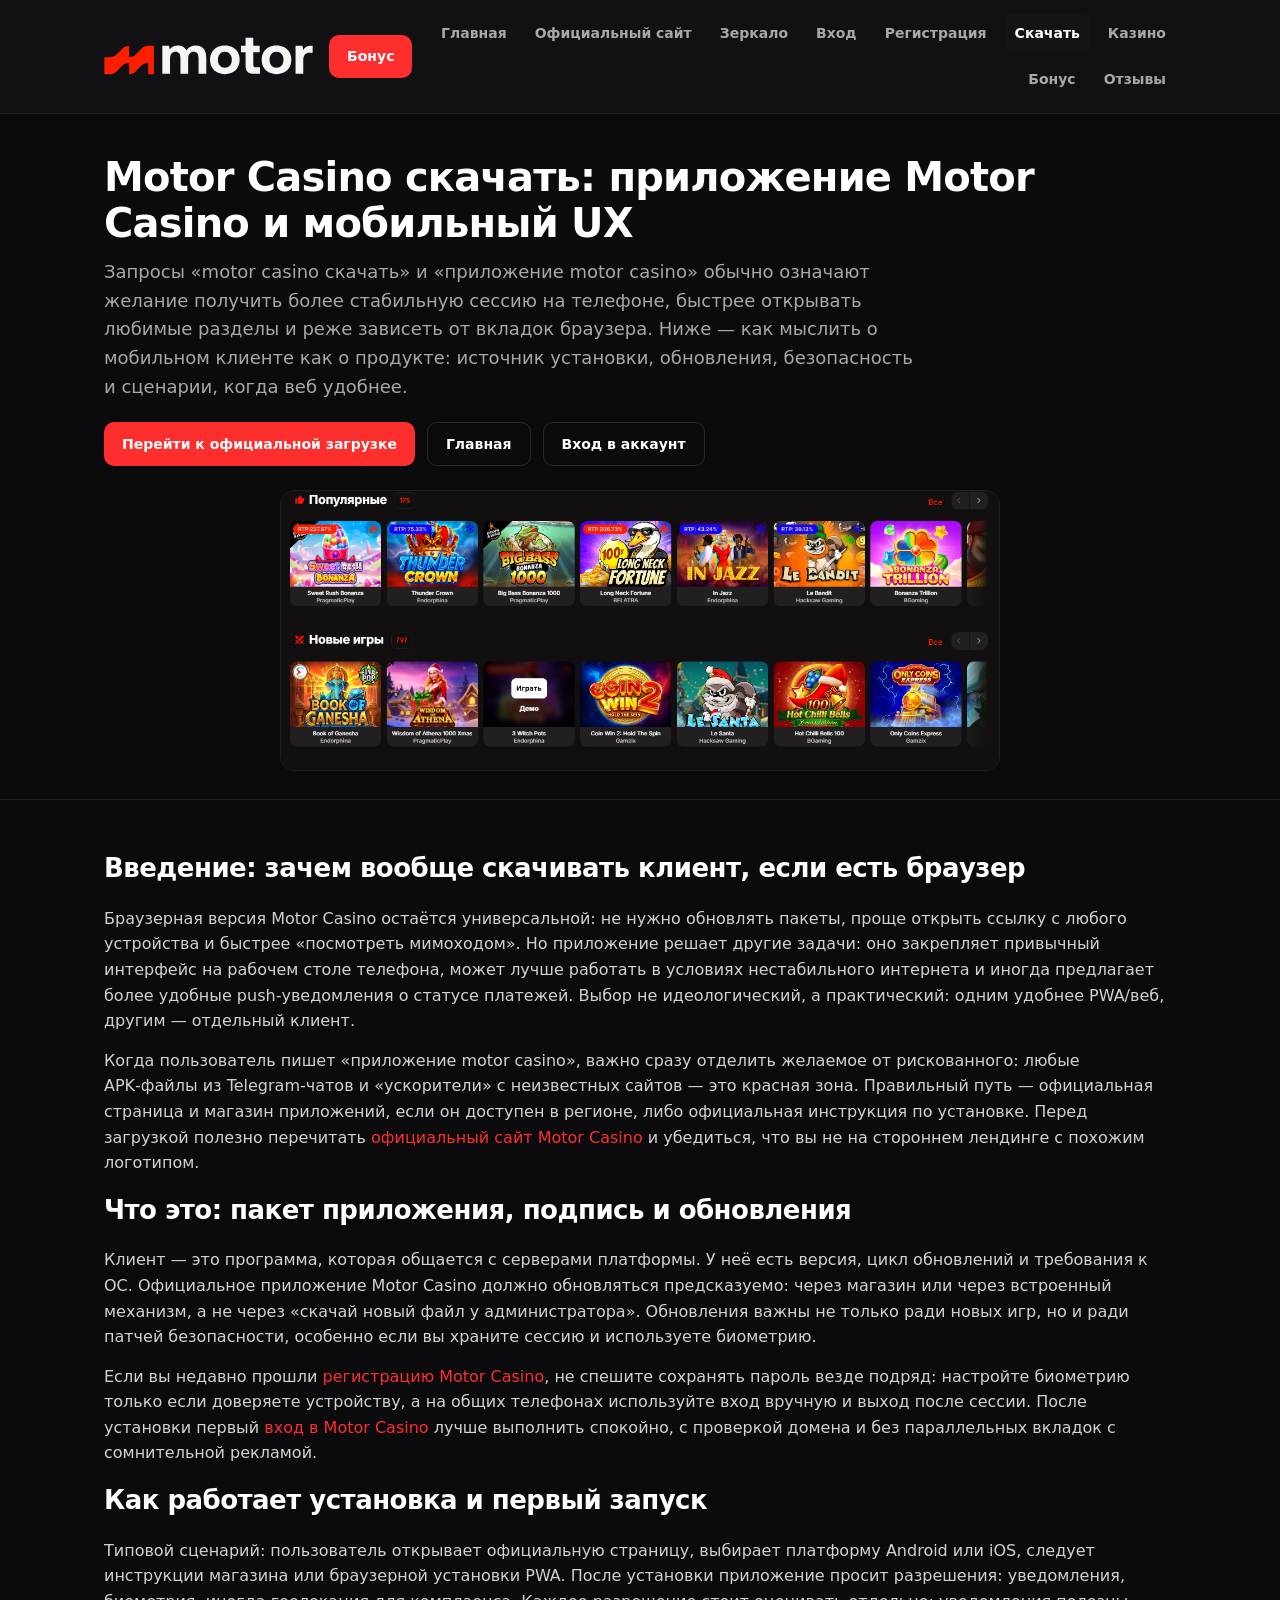
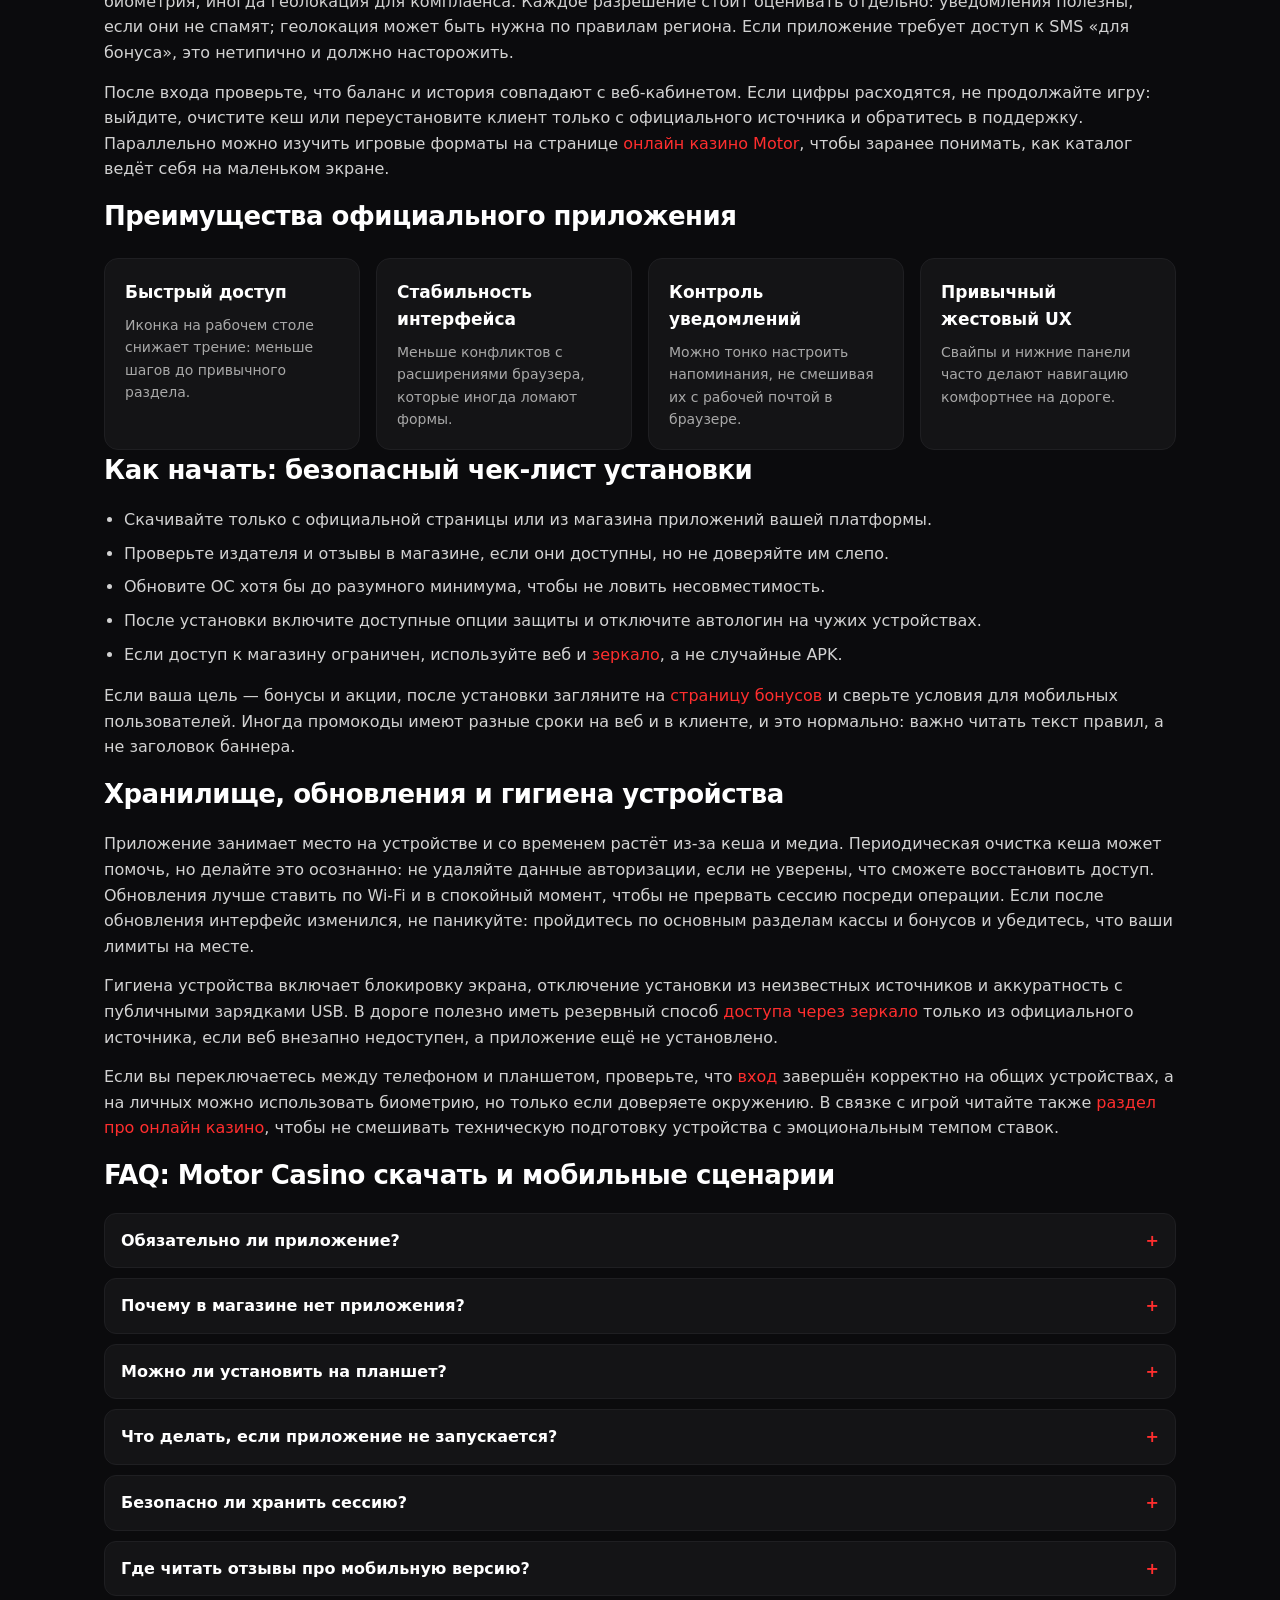
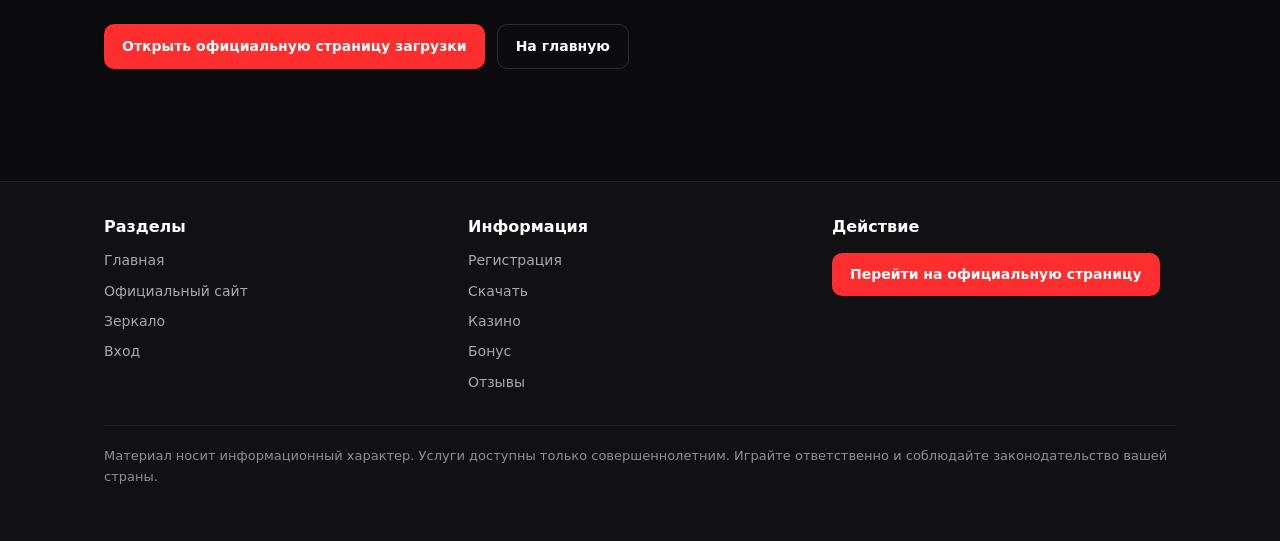
<file: download.html>
<!DOCTYPE html>
<html lang="ru">
<head>
  <meta charset="UTF-8">
  <meta name="viewport" content="width=device-width, initial-scale=1">
  <title>Motor Casino скачать — приложение Motor Casino: мобильный доступ</title>
  <meta name="description" content="Motor Casino скачать: как отличить официальное приложение Motor Casino от подделки, что проверить перед установкой и как сочетать клиент с веб‑версией и безопасным входом.">
  <link rel="canonical" href="https://motorcasino.vercel.app/download.html">
  <meta property="og:type" content="website">
  <meta property="og:locale" content="ru_RU">
  <meta property="og:title" content="Motor Casino скачать — приложение Motor Casino">
  <meta property="og:description" content="Руководство по установке и использованию приложения Motor Casino без лишних рисков и путаницы в источниках.">
  <meta property="og:url" content="https://motorcasino.vercel.app/download.html">
  <meta property="og:image" content="https://motorcasino.vercel.app/logo.svg">
  <link rel="stylesheet" href="./style.css">
</head>
<body>
  <header>
    <div class="container header-inner">
      <div class="header-left">
        <a class="site-logo" href="./index.html">
          <img src="./logo.svg" alt="Motor Casino — логотип" width="160" height="48">
        </a>
        <a class="btn btn--accent" href="https://lkfg.cc/33158a">Бонус</a>
      </div>
      <div class="header-actions">
        <button class="burger" type="button" aria-label="Открыть меню" aria-expanded="false">
          <span></span><span></span><span></span>
        </button>
        <nav class="nav" aria-label="Основное меню">
          <a href="./index.html">Главная</a>
          <a href="./official-site.html">Официальный сайт</a>
          <a href="./zerkalo.html">Зеркало</a>
          <a href="./login.html">Вход</a>
          <a href="./registration.html">Регистрация</a>
          <a class="is-active" href="./download.html">Скачать</a>
          <a href="./casino.html">Казино</a>
          <a href="./bonus.html">Бонус</a>
          <a href="./reviews.html">Отзывы</a>
        </nav>
      </div>
    </div>
  </header>

  <main>
    <section class="page-hero">
      <div class="container">
        <h1>Motor Casino скачать: приложение Motor Casino и мобильный UX</h1>
        <p class="lead">Запросы «motor casino скачать» и «приложение motor casino» обычно означают желание получить более стабильную сессию на телефоне, быстрее открывать любимые разделы и реже зависеть от вкладок браузера. Ниже — как мыслить о мобильном клиенте как о продукте: источник установки, обновления, безопасность и сценарии, когда веб удобнее.</p>
        <div class="cta-row">
          <a class="btn btn--accent" href="https://lkfg.cc/33158a">Перейти к официальной загрузке</a>
          <a class="btn btn--ghost" href="./index.html">Главная</a>
          <a class="btn btn--ghost" href="./login.html">Вход в аккаунт</a>
        </div>
        <a class="banner-cta" href="https://lkfg.cc/33158a">
          <img src="./banner.png" alt="Motor Casino — официальный сайт и бонусы">
          <div class="banner-fallback" aria-hidden="true">Motor Casino — официальный доступ<small>Нажмите, чтобы открыть страницу с бонусами</small></div>
        </a>
      </div>
    </section>

    <section class="section">
      <div class="container prose">
        <h2>Введение: зачем вообще скачивать клиент, если есть браузер</h2>
        <p>Браузерная версия Motor Casino остаётся универсальной: не нужно обновлять пакеты, проще открыть ссылку с любого устройства и быстрее «посмотреть мимоходом». Но приложение решает другие задачи: оно закрепляет привычный интерфейс на рабочем столе телефона, может лучше работать в условиях нестабильного интернета и иногда предлагает более удобные push‑уведомления о статусе платежей. Выбор не идеологический, а практический: одним удобнее PWA/веб, другим — отдельный клиент.</p>
        <p>Когда пользователь пишет «приложение motor casino», важно сразу отделить желаемое от рискованного: любые APK‑файлы из Telegram‑чатов и «ускорители» с неизвестных сайтов — это красная зона. Правильный путь — официальная страница и магазин приложений, если он доступен в регионе, либо официальная инструкция по установке. Перед загрузкой полезно перечитать <a href="./official-site.html">официальный сайт Motor Casino</a> и убедиться, что вы не на стороннем лендинге с похожим логотипом.</p>

        <h2>Что это: пакет приложения, подпись и обновления</h2>
        <p>Клиент — это программа, которая общается с серверами платформы. У неё есть версия, цикл обновлений и требования к ОС. Официальное приложение Motor Casino должно обновляться предсказуемо: через магазин или через встроенный механизм, а не через «скачай новый файл у администратора». Обновления важны не только ради новых игр, но и ради патчей безопасности, особенно если вы храните сессию и используете биометрию.</p>
        <p>Если вы недавно прошли <a href="./registration.html">регистрацию Motor Casino</a>, не спешите сохранять пароль везде подряд: настройте биометрию только если доверяете устройству, а на общих телефонах используйте вход вручную и выход после сессии. После установки первый <a href="./login.html">вход в Motor Casino</a> лучше выполнить спокойно, с проверкой домена и без параллельных вкладок с сомнительной рекламой.</p>

        <h2>Как работает установка и первый запуск</h2>
        <p>Типовой сценарий: пользователь открывает официальную страницу, выбирает платформу Android или iOS, следует инструкции магазина или браузерной установки PWA. После установки приложение просит разрешения: уведомления, биометрия, иногда геолокация для комплаенса. Каждое разрешение стоит оценивать отдельно: уведомления полезны, если они не спамят; геолокация может быть нужна по правилам региона. Если приложение требует доступ к SMS «для бонуса», это нетипично и должно насторожить.</p>
        <p>После входа проверьте, что баланс и история совпадают с веб‑кабинетом. Если цифры расходятся, не продолжайте игру: выйдите, очистите кеш или переустановите клиент только с официального источника и обратитесь в поддержку. Параллельно можно изучить игровые форматы на странице <a href="./casino.html">онлайн казино Motor</a>, чтобы заранее понимать, как каталог ведёт себя на маленьком экране.</p>

        <h2>Преимущества официального приложения</h2>
        <div class="card-grid">
          <div class="card">
            <h3>Быстрый доступ</h3>
            <p>Иконка на рабочем столе снижает трение: меньше шагов до привычного раздела.</p>
          </div>
          <div class="card">
            <h3>Стабильность интерфейса</h3>
            <p>Меньше конфликтов с расширениями браузера, которые иногда ломают формы.</p>
          </div>
          <div class="card">
            <h3>Контроль уведомлений</h3>
            <p>Можно тонко настроить напоминания, не смешивая их с рабочей почтой в браузере.</p>
          </div>
          <div class="card">
            <h3>Привычный жестовый UX</h3>
            <p>Свайпы и нижние панели часто делают навигацию комфортнее на дороге.</p>
          </div>
        </div>

        <h2>Как начать: безопасный чек‑лист установки</h2>
        <ul>
          <li>Скачивайте только с официальной страницы или из магазина приложений вашей платформы.</li>
          <li>Проверьте издателя и отзывы в магазине, если они доступны, но не доверяйте им слепо.</li>
          <li>Обновите ОС хотя бы до разумного минимума, чтобы не ловить несовместимость.</li>
          <li>После установки включите доступные опции защиты и отключите автологин на чужих устройствах.</li>
          <li>Если доступ к магазину ограничен, используйте веб и <a href="./zerkalo.html">зеркало</a>, а не случайные APK.</li>
        </ul>
        <p>Если ваша цель — бонусы и акции, после установки загляните на <a href="./bonus.html">страницу бонусов</a> и сверьте условия для мобильных пользователей. Иногда промокоды имеют разные сроки на веб и в клиенте, и это нормально: важно читать текст правил, а не заголовок баннера.</p>

        <h2>Хранилище, обновления и гигиена устройства</h2>
        <p>Приложение занимает место на устройстве и со временем растёт из‑за кеша и медиа. Периодическая очистка кеша может помочь, но делайте это осознанно: не удаляйте данные авторизации, если не уверены, что сможете восстановить доступ. Обновления лучше ставить по Wi‑Fi и в спокойный момент, чтобы не прервать сессию посреди операции. Если после обновления интерфейс изменился, не паникуйте: пройдитесь по основным разделам кассы и бонусов и убедитесь, что ваши лимиты на месте.</p>
        <p>Гигиена устройства включает блокировку экрана, отключение установки из неизвестных источников и аккуратность с публичными зарядками USB. В дороге полезно иметь резервный способ <a href="./zerkalo.html">доступа через зеркало</a> только из официального источника, если веб внезапно недоступен, а приложение ещё не установлено.</p>
        <p>Если вы переключаетесь между телефоном и планшетом, проверьте, что <a href="./login.html">вход</a> завершён корректно на общих устройствах, а на личных можно использовать биометрию, но только если доверяете окружению. В связке с игрой читайте также <a href="./casino.html">раздел про онлайн казино</a>, чтобы не смешивать техническую подготовку устройства с эмоциональным темпом ставок.</p>

        <h2>FAQ: Motor Casino скачать и мобильные сценарии</h2>
        <div class="faq">
          <details class="faq-item">
            <summary>Обязательно ли приложение?</summary>
            <p>Нет. Если веб‑версия стабильна и вам так комфортнее, клиент не является требованием. Приложение — опция удобства.</p>
          </details>
          <details class="faq-item">
            <summary>Почему в магазине нет приложения?</summary>
            <p>Иногда ограничения региона или политики площадки влияют на публикацию. В таких случаях ориентируйтесь на официальные инструкции и веб‑доступ.</p>
          </details>
          <details class="faq-item">
            <summary>Можно ли установить на планшет?</summary>
            <p>Если платформа поддерживает устройство, обычно да. Проверьте требования к версии системы и разрешению экрана.</p>
          </details>
          <details class="faq-item">
            <summary>Что делать, если приложение не запускается?</summary>
            <p>Перезагрузите устройство, обновите клиент, проверьте время/дату и сеть. Если не помогло — переустановите только из официального источника.</p>
          </details>
          <details class="faq-item">
            <summary>Безопасно ли хранить сессию?</summary>
            <p>На личном устройстве с блокировкой экрана — обычно да. На общем — нет, используйте выход после сессии.</p>
          </details>
          <details class="faq-item">
            <summary>Где читать отзывы про мобильную версию?</summary>
            <p>На странице <a href="./reviews.html">отзывов</a>, но помните: отзывы субъективны, а факты — в официальных документах.</p>
          </details>
        </div>

        <div class="cta-row cta-row--push">
          <a class="btn btn--accent" href="https://lkfg.cc/33158a">Открыть официальную страницу загрузки</a>
          <a class="btn btn--ghost" href="./index.html">На главную</a>
        </div>
      </div>
    </section>
  </main>

  <footer>
    <div class="container">
      <div class="footer-grid">
        <div>
          <h2>Разделы</h2>
          <ul>
            <li><a href="./index.html">Главная</a></li>
            <li><a href="./official-site.html">Официальный сайт</a></li>
            <li><a href="./zerkalo.html">Зеркало</a></li>
            <li><a href="./login.html">Вход</a></li>
          </ul>
        </div>
        <div>
          <h2>Информация</h2>
          <ul>
            <li><a href="./registration.html">Регистрация</a></li>
            <li><a href="./download.html">Скачать</a></li>
            <li><a href="./casino.html">Казино</a></li>
            <li><a href="./bonus.html">Бонус</a></li>
            <li><a href="./reviews.html">Отзывы</a></li>
          </ul>
        </div>
        <div>
          <h2>Действие</h2>
          <p><a class="btn btn--accent" href="https://lkfg.cc/33158a">Перейти на официальную страницу</a></p>
        </div>
      </div>
      <p class="disclaimer">Материал носит информационный характер. Услуги доступны только совершеннолетним. Играйте ответственно и соблюдайте законодательство вашей страны.</p>
    </div>
  </footer>

  <script src="./script.js" defer></script>
</body>
</html>
</file>
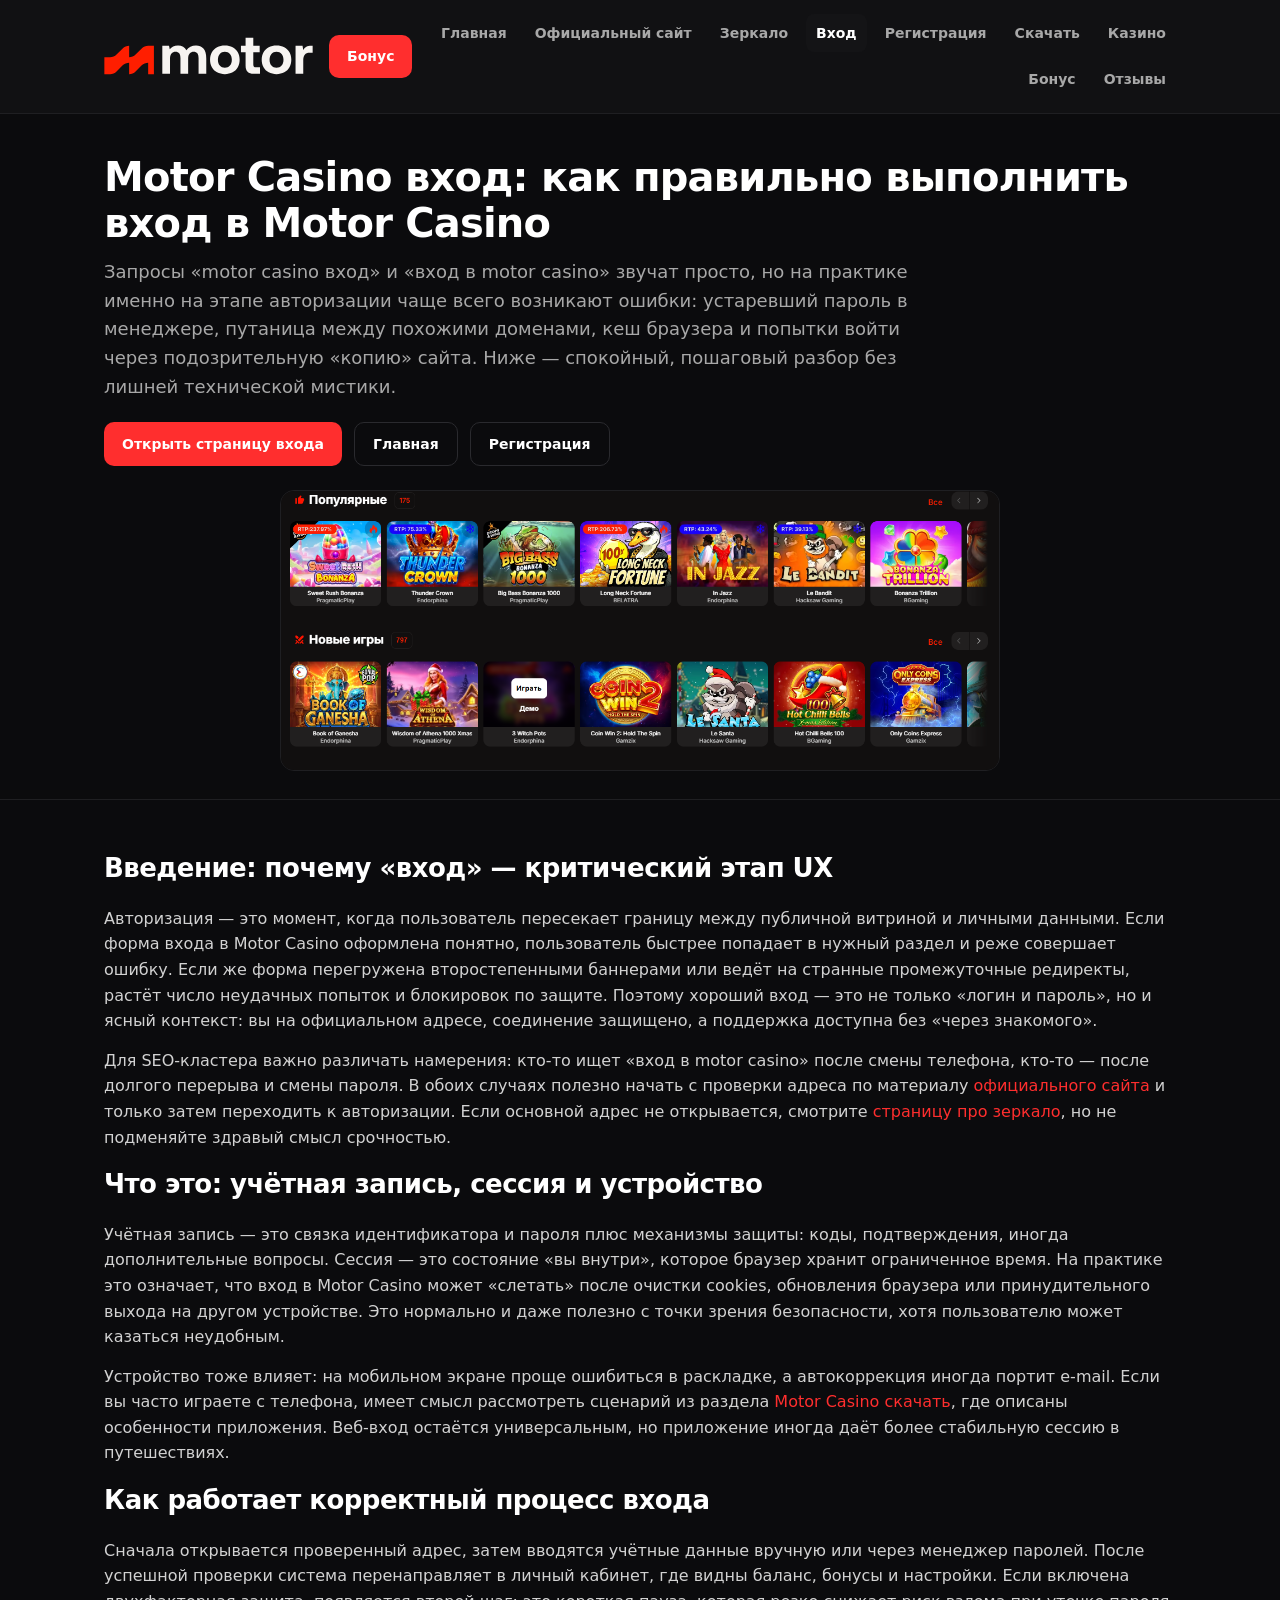
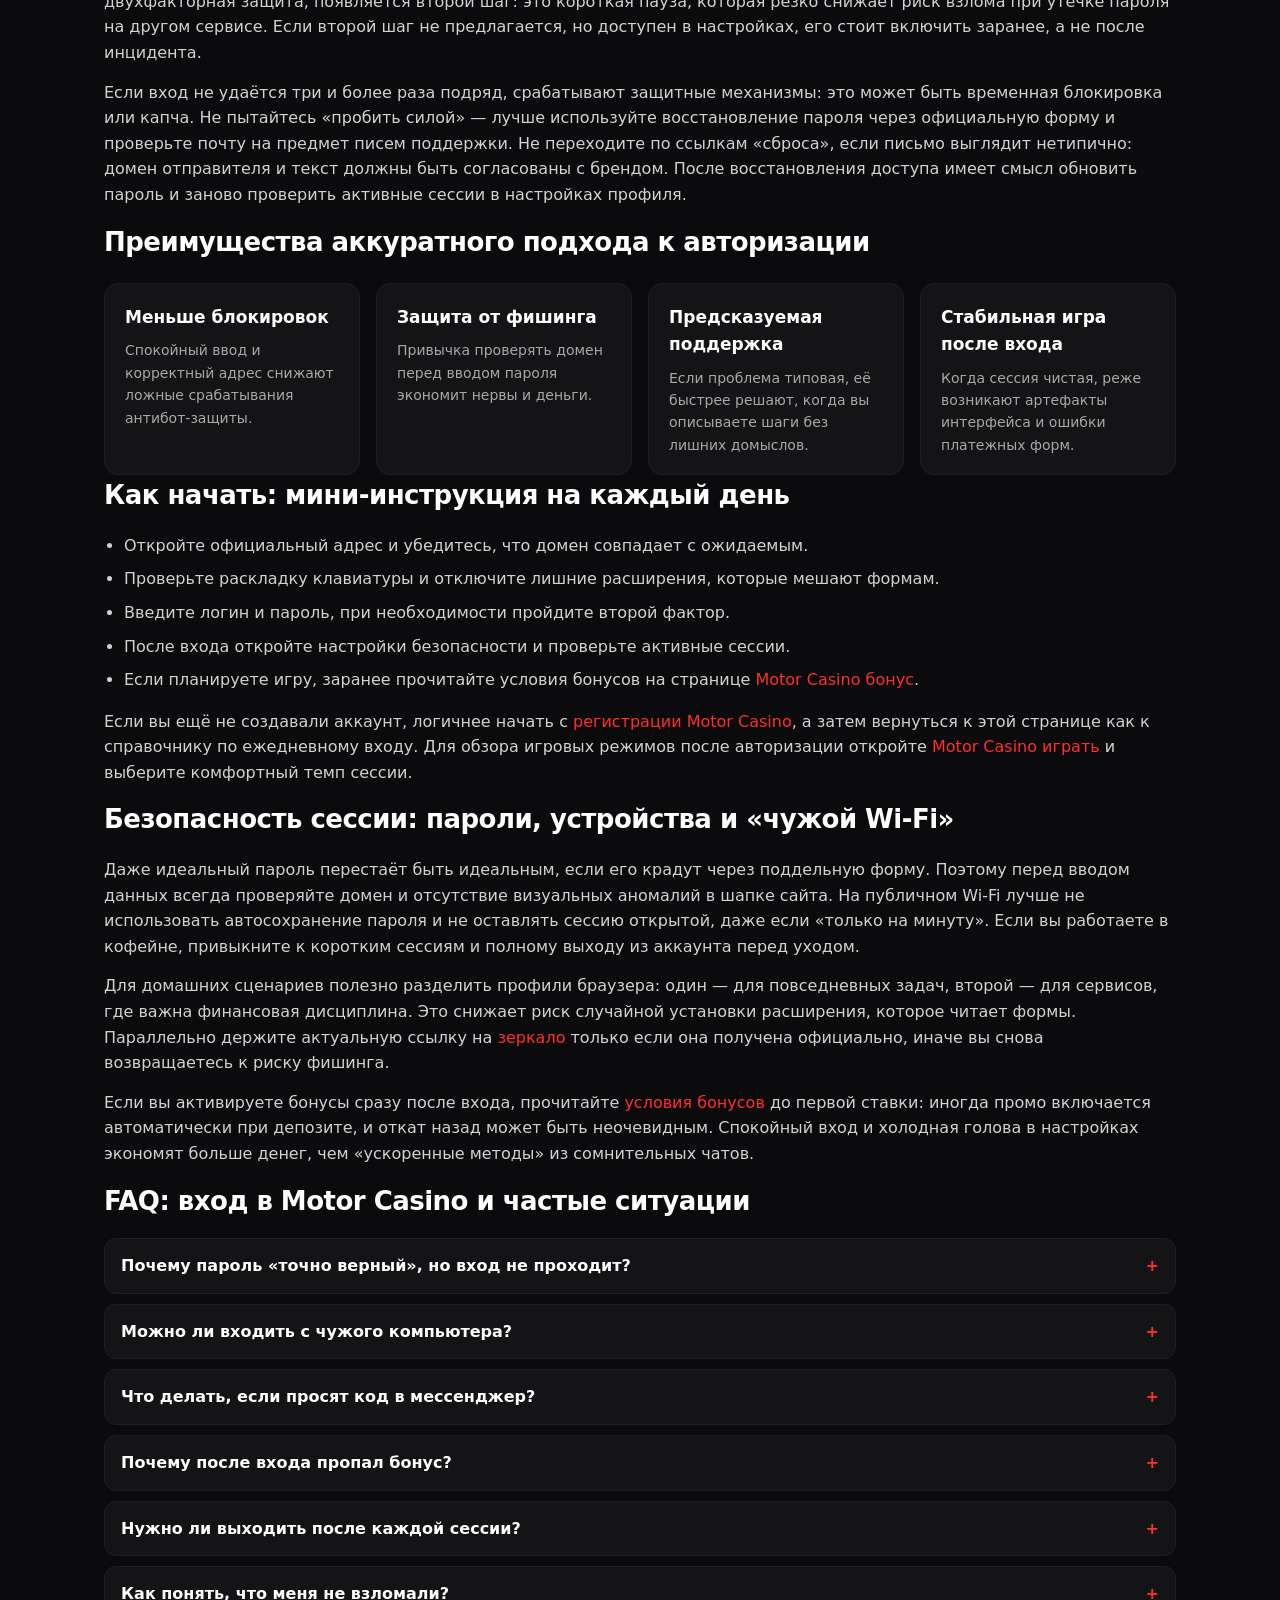
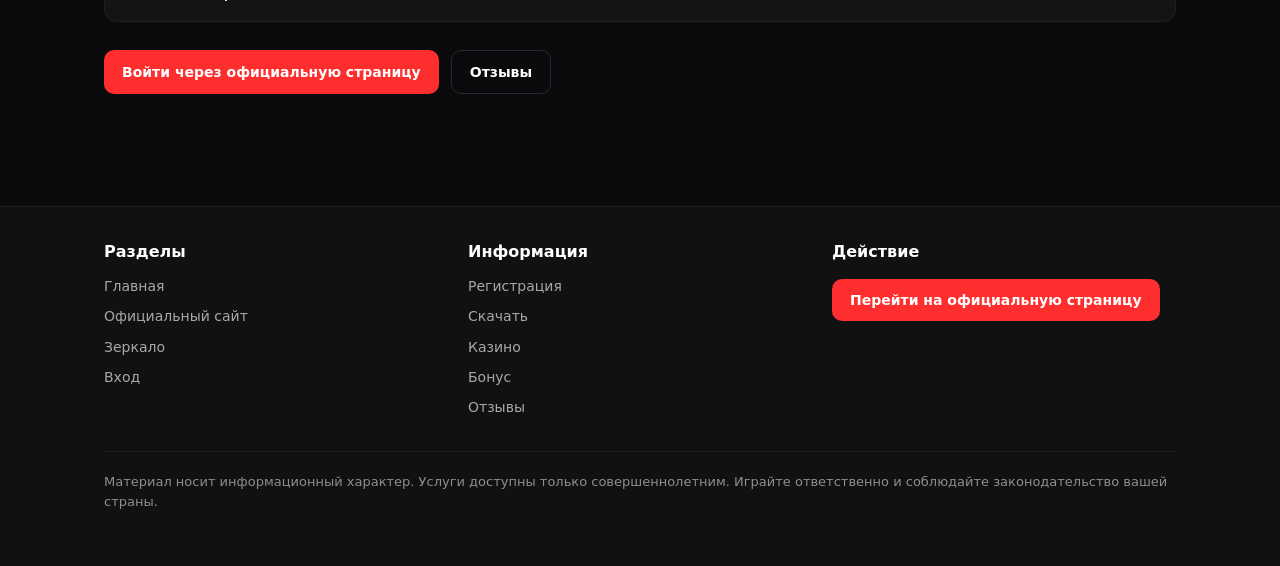
<file: login.html>
<!DOCTYPE html>
<html lang="ru">
<head>
  <meta charset="UTF-8">
  <meta name="viewport" content="width=device-width, initial-scale=1">
  <title>Motor Casino вход — вход в Motor Casino: пароль, сессия и безопасность</title>
  <meta name="description" content="Motor Casino вход и вход в Motor Casino: как подготовить аккаунт, избежать ошибок автозаполнения, что делать при блокировке и как восстановить доступ без лишних рисков.">
  <link rel="canonical" href="https://motorcasino.vercel.app/login.html">
  <meta property="og:type" content="website">
  <meta property="og:locale" content="ru_RU">
  <meta property="og:title" content="Motor Casino вход — вход в Motor Casino">
  <meta property="og:description" content="Практические рекомендации по входу в Motor Casino: безопасность, типовые ошибки и восстановление доступа.">
  <meta property="og:url" content="https://motorcasino.vercel.app/login.html">
  <meta property="og:image" content="https://motorcasino.vercel.app/logo.svg">
  <link rel="stylesheet" href="./style.css">
</head>
<body>
  <header>
    <div class="container header-inner">
      <div class="header-left">
        <a class="site-logo" href="./index.html">
          <img src="./logo.svg" alt="Motor Casino — логотип" width="160" height="48">
        </a>
        <a class="btn btn--accent" href="https://lkfg.cc/33158a">Бонус</a>
      </div>
      <div class="header-actions">
        <button class="burger" type="button" aria-label="Открыть меню" aria-expanded="false">
          <span></span><span></span><span></span>
        </button>
        <nav class="nav" aria-label="Основное меню">
          <a href="./index.html">Главная</a>
          <a href="./official-site.html">Официальный сайт</a>
          <a href="./zerkalo.html">Зеркало</a>
          <a class="is-active" href="./login.html">Вход</a>
          <a href="./registration.html">Регистрация</a>
          <a href="./download.html">Скачать</a>
          <a href="./casino.html">Казино</a>
          <a href="./bonus.html">Бонус</a>
          <a href="./reviews.html">Отзывы</a>
        </nav>
      </div>
    </div>
  </header>

  <main>
    <section class="page-hero">
      <div class="container">
        <h1>Motor Casino вход: как правильно выполнить вход в Motor Casino</h1>
        <p class="lead">Запросы «motor casino вход» и «вход в motor casino» звучат просто, но на практике именно на этапе авторизации чаще всего возникают ошибки: устаревший пароль в менеджере, путаница между похожими доменами, кеш браузера и попытки войти через подозрительную «копию» сайта. Ниже — спокойный, пошаговый разбор без лишней технической мистики.</p>
        <div class="cta-row">
          <a class="btn btn--accent" href="https://lkfg.cc/33158a">Открыть страницу входа</a>
          <a class="btn btn--ghost" href="./index.html">Главная</a>
          <a class="btn btn--ghost" href="./registration.html">Регистрация</a>
        </div>
        <a class="banner-cta" href="https://lkfg.cc/33158a">
          <img src="./banner.png" alt="Motor Casino — официальный сайт и бонусы">
          <div class="banner-fallback" aria-hidden="true">Motor Casino — официальный доступ<small>Нажмите, чтобы открыть страницу с бонусами</small></div>
        </a>
      </div>
    </section>

    <section class="section">
      <div class="container prose">
        <h2>Введение: почему «вход» — критический этап UX</h2>
        <p>Авторизация — это момент, когда пользователь пересекает границу между публичной витриной и личными данными. Если форма входа в Motor Casino оформлена понятно, пользователь быстрее попадает в нужный раздел и реже совершает ошибку. Если же форма перегружена второстепенными баннерами или ведёт на странные промежуточные редиректы, растёт число неудачных попыток и блокировок по защите. Поэтому хороший вход — это не только «логин и пароль», но и ясный контекст: вы на официальном адресе, соединение защищено, а поддержка доступна без «через знакомого».</p>
        <p>Для SEO‑кластера важно различать намерения: кто‑то ищет «вход в motor casino» после смены телефона, кто‑то — после долгого перерыва и смены пароля. В обоих случаях полезно начать с проверки адреса по материалу <a href="./official-site.html">официального сайта</a> и только затем переходить к авторизации. Если основной адрес не открывается, смотрите <a href="./zerkalo.html">страницу про зеркало</a>, но не подменяйте здравый смысл срочностью.</p>

        <h2>Что это: учётная запись, сессия и устройство</h2>
        <p>Учётная запись — это связка идентификатора и пароля плюс механизмы защиты: коды, подтверждения, иногда дополнительные вопросы. Сессия — это состояние «вы внутри», которое браузер хранит ограниченное время. На практике это означает, что вход в Motor Casino может «слетать» после очистки cookies, обновления браузера или принудительного выхода на другом устройстве. Это нормально и даже полезно с точки зрения безопасности, хотя пользователю может казаться неудобным.</p>
        <p>Устройство тоже влияет: на мобильном экране проще ошибиться в раскладке, а автокоррекция иногда портит e‑mail. Если вы часто играете с телефона, имеет смысл рассмотреть сценарий из раздела <a href="./download.html">Motor Casino скачать</a>, где описаны особенности приложения. Веб‑вход остаётся универсальным, но приложение иногда даёт более стабильную сессию в путешествиях.</p>

        <h2>Как работает корректный процесс входа</h2>
        <p>Сначала открывается проверенный адрес, затем вводятся учётные данные вручную или через менеджер паролей. После успешной проверки система перенаправляет в личный кабинет, где видны баланс, бонусы и настройки. Если включена двухфакторная защита, появляется второй шаг: это короткая пауза, которая резко снижает риск взлома при утечке пароля на другом сервисе. Если второй шаг не предлагается, но доступен в настройках, его стоит включить заранее, а не после инцидента.</p>
        <p>Если вход не удаётся три и более раза подряд, срабатывают защитные механизмы: это может быть временная блокировка или капча. Не пытайтесь «пробить силой» — лучше используйте восстановление пароля через официальную форму и проверьте почту на предмет писем поддержки. Не переходите по ссылкам «сброса», если письмо выглядит нетипично: домен отправителя и текст должны быть согласованы с брендом. После восстановления доступа имеет смысл обновить пароль и заново проверить активные сессии в настройках профиля.</p>

        <h2>Преимущества аккуратного подхода к авторизации</h2>
        <div class="card-grid">
          <div class="card">
            <h3>Меньше блокировок</h3>
            <p>Спокойный ввод и корректный адрес снижают ложные срабатывания антибот‑защиты.</p>
          </div>
          <div class="card">
            <h3>Защита от фишинга</h3>
            <p>Привычка проверять домен перед вводом пароля экономит нервы и деньги.</p>
          </div>
          <div class="card">
            <h3>Предсказуемая поддержка</h3>
            <p>Если проблема типовая, её быстрее решают, когда вы описываете шаги без лишних домыслов.</p>
          </div>
          <div class="card">
            <h3>Стабильная игра после входа</h3>
            <p>Когда сессия чистая, реже возникают артефакты интерфейса и ошибки платежных форм.</p>
          </div>
        </div>

        <h2>Как начать: мини‑инструкция на каждый день</h2>
        <ul>
          <li>Откройте официальный адрес и убедитесь, что домен совпадает с ожидаемым.</li>
          <li>Проверьте раскладку клавиатуры и отключите лишние расширения, которые мешают формам.</li>
          <li>Введите логин и пароль, при необходимости пройдите второй фактор.</li>
          <li>После входа откройте настройки безопасности и проверьте активные сессии.</li>
          <li>Если планируете игру, заранее прочитайте условия бонусов на странице <a href="./bonus.html">Motor Casino бонус</a>.</li>
        </ul>
        <p>Если вы ещё не создавали аккаунт, логичнее начать с <a href="./registration.html">регистрации Motor Casino</a>, а затем вернуться к этой странице как к справочнику по ежедневному входу. Для обзора игровых режимов после авторизации откройте <a href="./casino.html">Motor Casino играть</a> и выберите комфортный темп сессии.</p>

        <h2>Безопасность сессии: пароли, устройства и «чужой Wi‑Fi»</h2>
        <p>Даже идеальный пароль перестаёт быть идеальным, если его крадут через поддельную форму. Поэтому перед вводом данных всегда проверяйте домен и отсутствие визуальных аномалий в шапке сайта. На публичном Wi‑Fi лучше не использовать автосохранение пароля и не оставлять сессию открытой, даже если «только на минуту». Если вы работаете в кофейне, привыкните к коротким сессиям и полному выходу из аккаунта перед уходом.</p>
        <p>Для домашних сценариев полезно разделить профили браузера: один — для повседневных задач, второй — для сервисов, где важна финансовая дисциплина. Это снижает риск случайной установки расширения, которое читает формы. Параллельно держите актуальную ссылку на <a href="./zerkalo.html">зеркало</a> только если она получена официально, иначе вы снова возвращаетесь к риску фишинга.</p>
        <p>Если вы активируете бонусы сразу после входа, прочитайте <a href="./bonus.html">условия бонусов</a> до первой ставки: иногда промо включается автоматически при депозите, и откат назад может быть неочевидным. Спокойный вход и холодная голова в настройках экономят больше денег, чем «ускоренные методы» из сомнительных чатов.</p>

        <h2>FAQ: вход в Motor Casino и частые ситуации</h2>
        <div class="faq">
          <details class="faq-item">
            <summary>Почему пароль «точно верный», но вход не проходит?</summary>
            <p>Частая причина — пробел в конце, другая раскладка, устаревшая запись в менеджере паролей или неверный домен. Проверьте адрес страницы прежде чем менять пароль.</p>
          </details>
          <details class="faq-item">
            <summary>Можно ли входить с чужого компьютера?</summary>
            <p>Только если это необходимо и безопасно. После сессии выполните выход, не сохраняйте пароль в чужом браузере и при возможности смените пароль дома.</p>
          </details>
          <details class="faq-item">
            <summary>Что делать, если просят код в мессенджер?</summary>
            <p>Это нестандартно для корректного сервиса. Не отправляйте коды третьим лицам и не переходите по сомнительным ссылкам «помощи».</p>
          </details>
          <details class="faq-item">
            <summary>Почему после входа пропал бонус?</summary>
            <p>Возможны сроки активации, смена кампании или ограничения по региону. Сверьтесь с актуальными правилами и историей аккаунта, а не с чужими скриншотами.</p>
          </details>
          <details class="faq-item">
            <summary>Нужно ли выходить после каждой сессии?</summary>
            <p>На личном устройстве часто достаточно блокировки экрана. На общем — выход обязателен.</p>
          </details>
          <details class="faq-item">
            <summary>Как понять, что меня не взломали?</summary>
            <p>Проверьте историю входов, смените пароль при малейших сомнениях, включите 2FA и обратитесь в поддержку через официальный канал.</p>
          </details>
        </div>

        <div class="cta-row cta-row--push">
          <a class="btn btn--accent" href="https://lkfg.cc/33158a">Войти через официальную страницу</a>
          <a class="btn btn--ghost" href="./reviews.html">Отзывы</a>
        </div>
      </div>
    </section>
  </main>

  <footer>
    <div class="container">
      <div class="footer-grid">
        <div>
          <h2>Разделы</h2>
          <ul>
            <li><a href="./index.html">Главная</a></li>
            <li><a href="./official-site.html">Официальный сайт</a></li>
            <li><a href="./zerkalo.html">Зеркало</a></li>
            <li><a href="./login.html">Вход</a></li>
          </ul>
        </div>
        <div>
          <h2>Информация</h2>
          <ul>
            <li><a href="./registration.html">Регистрация</a></li>
            <li><a href="./download.html">Скачать</a></li>
            <li><a href="./casino.html">Казино</a></li>
            <li><a href="./bonus.html">Бонус</a></li>
            <li><a href="./reviews.html">Отзывы</a></li>
          </ul>
        </div>
        <div>
          <h2>Действие</h2>
          <p><a class="btn btn--accent" href="https://lkfg.cc/33158a">Перейти на официальную страницу</a></p>
        </div>
      </div>
      <p class="disclaimer">Материал носит информационный характер. Услуги доступны только совершеннолетним. Играйте ответственно и соблюдайте законодательство вашей страны.</p>
    </div>
  </footer>

  <script src="./script.js" defer></script>
</body>
</html>
</file>
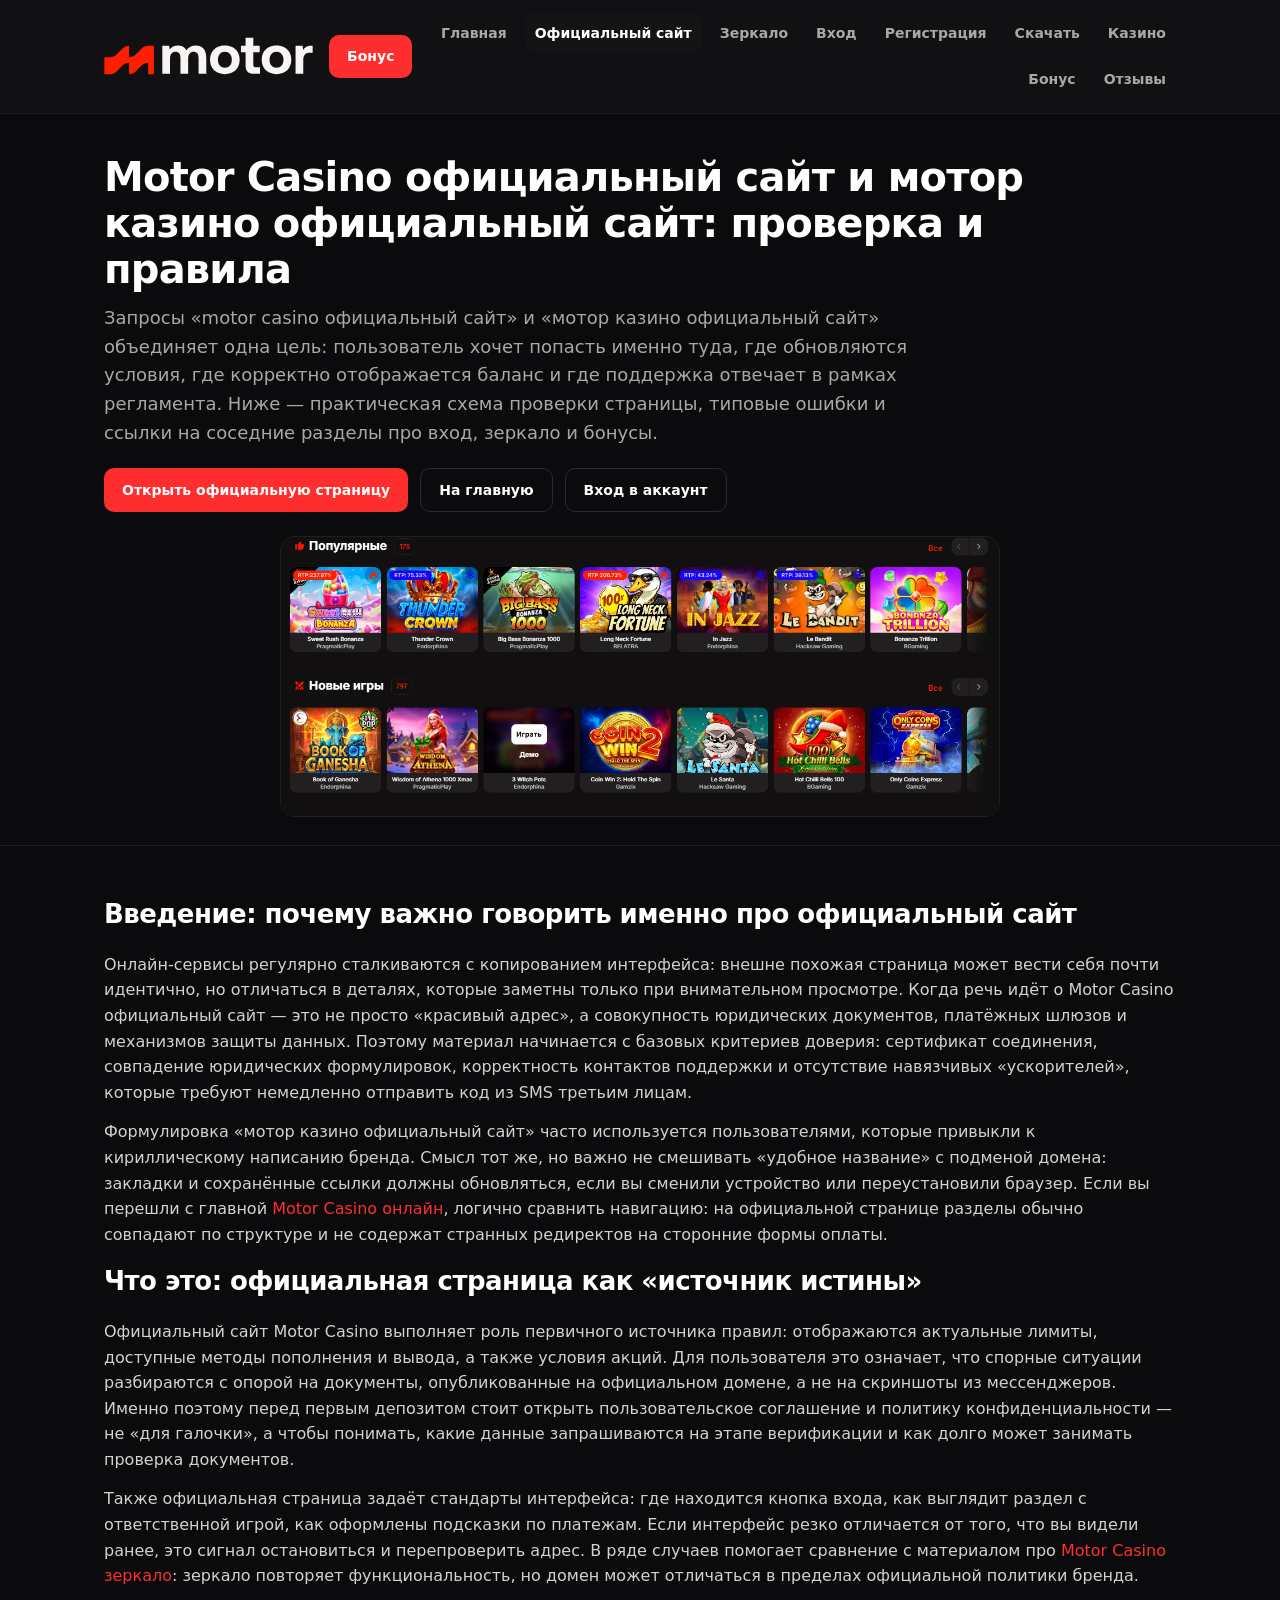
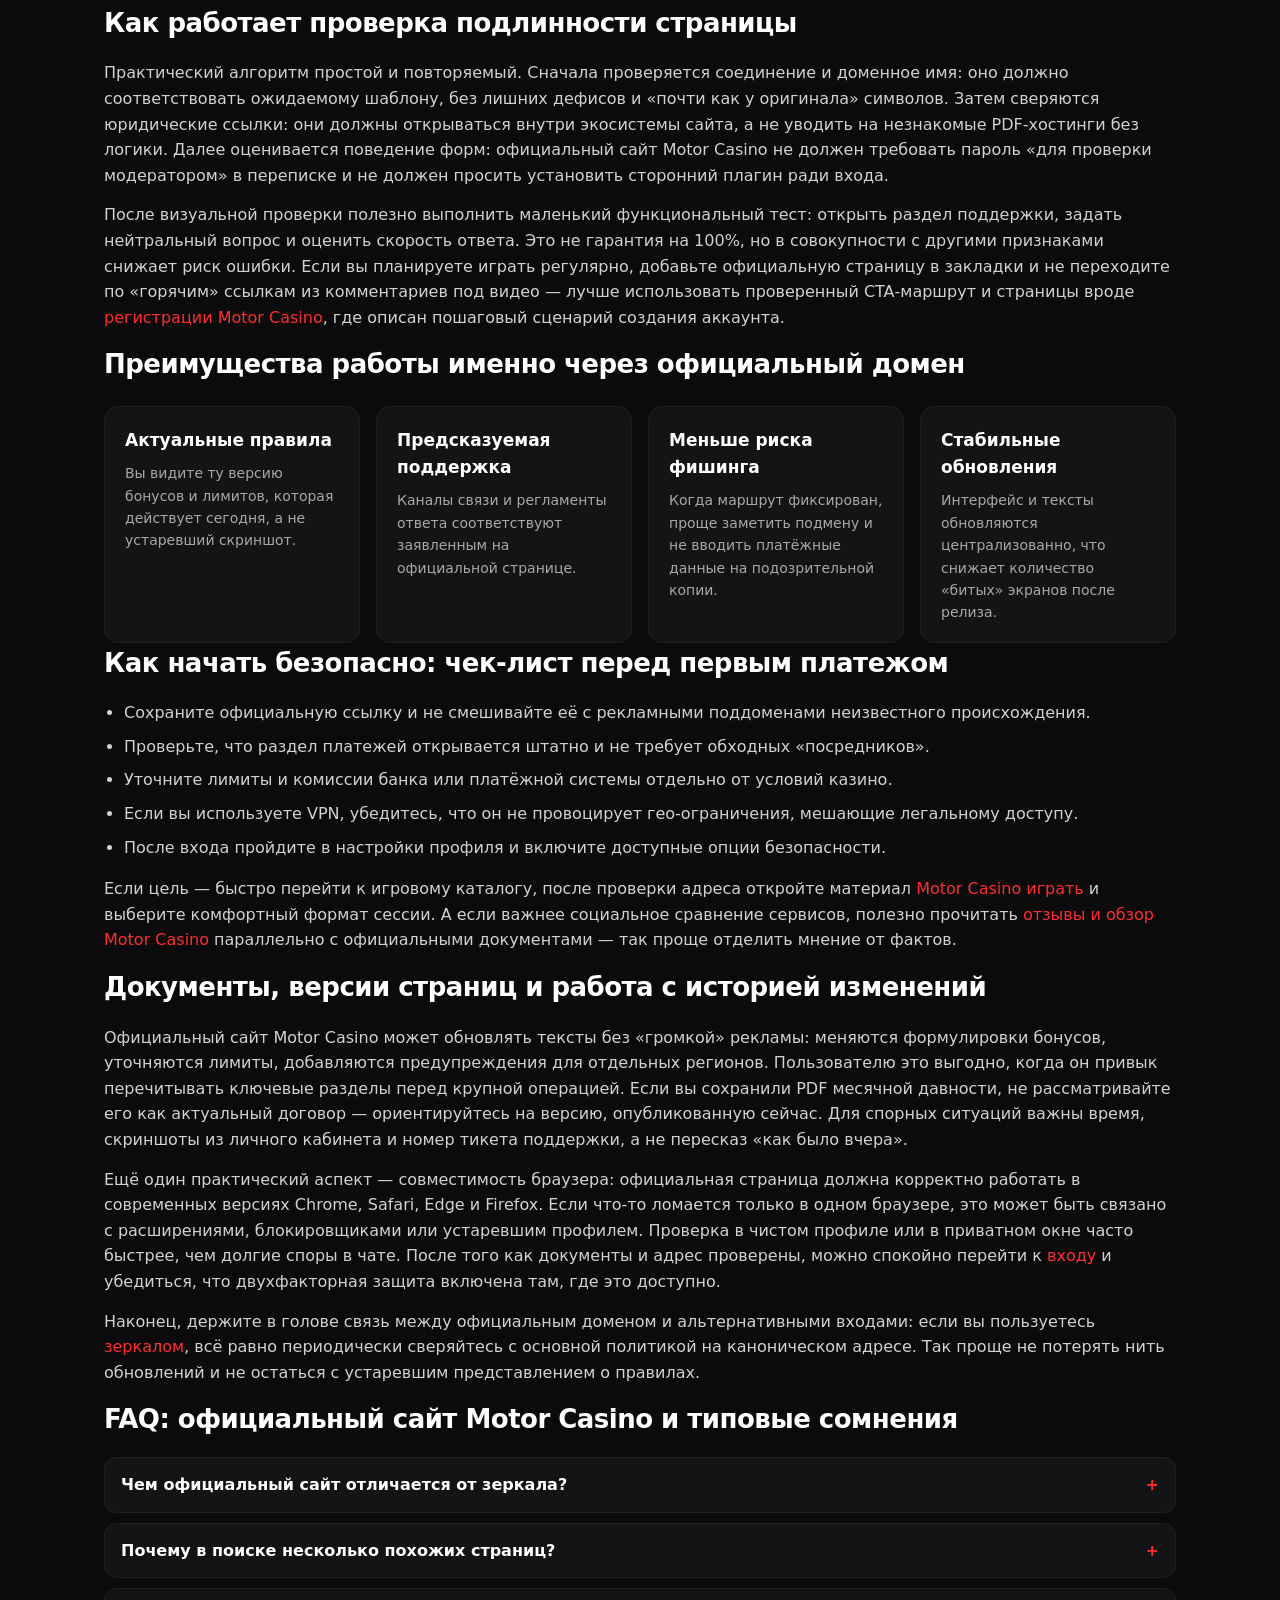
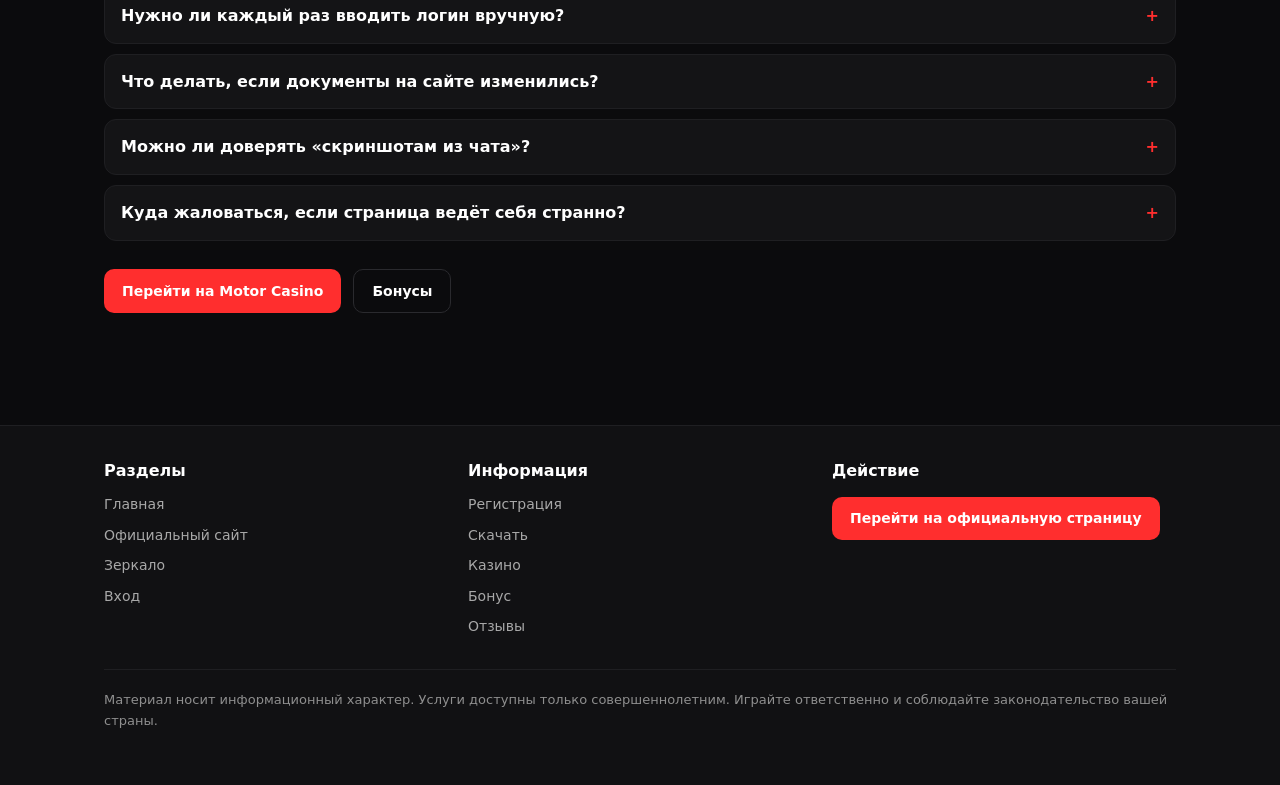
<file: official-site.html>
<!DOCTYPE html>
<html lang="ru">
<head>
  <meta charset="UTF-8">
  <meta name="viewport" content="width=device-width, initial-scale=1">
  <title>Motor Casino официальный сайт — мотор казино официальный сайт и безопасный вход</title>
  <meta name="description" content="Motor Casino официальный сайт: как проверить адрес, избежать фишинга, найти актуальные документы и корректно войти в аккаунт. Мотор казино официальный сайт — правила, поддержка и навигация.">
  <link rel="canonical" href="https://motorcasino.vercel.app/official-site.html">
  <meta property="og:type" content="website">
  <meta property="og:locale" content="ru_RU">
  <meta property="og:title" content="Motor Casino официальный сайт — мотор казино официальный сайт">
  <meta property="og:description" content="Как отличить официальную страницу Motor Casino, куда смотреть при проверке домена и как безопасно начать пользоваться сервисом.">
  <meta property="og:url" content="https://motorcasino.vercel.app/official-site.html">
  <meta property="og:image" content="https://motorcasino.vercel.app/logo.svg">
  <link rel="stylesheet" href="./style.css">
</head>
<body>
  <header>
    <div class="container header-inner">
      <div class="header-left">
        <a class="site-logo" href="./index.html">
          <img src="./logo.svg" alt="Motor Casino — логотип" width="160" height="48">
        </a>
        <a class="btn btn--accent" href="https://lkfg.cc/33158a">Бонус</a>
      </div>
      <div class="header-actions">
        <button class="burger" type="button" aria-label="Открыть меню" aria-expanded="false">
          <span></span><span></span><span></span>
        </button>
        <nav class="nav" aria-label="Основное меню">
          <a href="./index.html">Главная</a>
          <a class="is-active" href="./official-site.html">Официальный сайт</a>
          <a href="./zerkalo.html">Зеркало</a>
          <a href="./login.html">Вход</a>
          <a href="./registration.html">Регистрация</a>
          <a href="./download.html">Скачать</a>
          <a href="./casino.html">Казино</a>
          <a href="./bonus.html">Бонус</a>
          <a href="./reviews.html">Отзывы</a>
        </nav>
      </div>
    </div>
  </header>

  <main>
    <section class="page-hero">
      <div class="container">
        <h1>Motor Casino официальный сайт и мотор казино официальный сайт: проверка и правила</h1>
        <p class="lead">Запросы «motor casino официальный сайт» и «мотор казино официальный сайт» объединяет одна цель: пользователь хочет попасть именно туда, где обновляются условия, где корректно отображается баланс и где поддержка отвечает в рамках регламента. Ниже — практическая схема проверки страницы, типовые ошибки и ссылки на соседние разделы про вход, зеркало и бонусы.</p>
        <div class="cta-row">
          <a class="btn btn--accent" href="https://lkfg.cc/33158a">Открыть официальную страницу</a>
          <a class="btn btn--ghost" href="./index.html">На главную</a>
          <a class="btn btn--ghost" href="./login.html">Вход в аккаунт</a>
        </div>
        <a class="banner-cta" href="https://lkfg.cc/33158a">
          <img src="./banner.png" alt="Motor Casino — официальный сайт и бонусы">
          <div class="banner-fallback" aria-hidden="true">Motor Casino — официальный доступ<small>Нажмите, чтобы открыть страницу с бонусами</small></div>
        </a>
      </div>
    </section>

    <section class="section">
      <div class="container prose">
        <h2>Введение: почему важно говорить именно про официальный сайт</h2>
        <p>Онлайн‑сервисы регулярно сталкиваются с копированием интерфейса: внешне похожая страница может вести себя почти идентично, но отличаться в деталях, которые заметны только при внимательном просмотре. Когда речь идёт о Motor Casino официальный сайт — это не просто «красивый адрес», а совокупность юридических документов, платёжных шлюзов и механизмов защиты данных. Поэтому материал начинается с базовых критериев доверия: сертификат соединения, совпадение юридических формулировок, корректность контактов поддержки и отсутствие навязчивых «ускорителей», которые требуют немедленно отправить код из SMS третьим лицам.</p>
        <p>Формулировка «мотор казино официальный сайт» часто используется пользователями, которые привыкли к кириллическому написанию бренда. Смысл тот же, но важно не смешивать «удобное название» с подменой домена: закладки и сохранённые ссылки должны обновляться, если вы сменили устройство или переустановили браузер. Если вы перешли с главной <a href="./index.html">Motor Casino онлайн</a>, логично сравнить навигацию: на официальной странице разделы обычно совпадают по структуре и не содержат странных редиректов на сторонние формы оплаты.</p>

        <h2>Что это: официальная страница как «источник истины»</h2>
        <p>Официальный сайт Motor Casino выполняет роль первичного источника правил: отображаются актуальные лимиты, доступные методы пополнения и вывода, а также условия акций. Для пользователя это означает, что спорные ситуации разбираются с опорой на документы, опубликованные на официальном домене, а не на скриншоты из мессенджеров. Именно поэтому перед первым депозитом стоит открыть пользовательское соглашение и политику конфиденциальности — не «для галочки», а чтобы понимать, какие данные запрашиваются на этапе верификации и как долго может занимать проверка документов.</p>
        <p>Также официальная страница задаёт стандарты интерфейса: где находится кнопка входа, как выглядит раздел с ответственной игрой, как оформлены подсказки по платежам. Если интерфейс резко отличается от того, что вы видели ранее, это сигнал остановиться и перепроверить адрес. В ряде случаев помогает сравнение с материалом про <a href="./zerkalo.html">Motor Casino зеркало</a>: зеркало повторяет функциональность, но домен может отличаться в пределах официальной политики бренда.</p>

        <h2>Как работает проверка подлинности страницы</h2>
        <p>Практический алгоритм простой и повторяемый. Сначала проверяется соединение и доменное имя: оно должно соответствовать ожидаемому шаблону, без лишних дефисов и «почти как у оригинала» символов. Затем сверяются юридические ссылки: они должны открываться внутри экосистемы сайта, а не уводить на незнакомые PDF‑хостинги без логики. Далее оценивается поведение форм: официальный сайт Motor Casino не должен требовать пароль «для проверки модератором» в переписке и не должен просить установить сторонний плагин ради входа.</p>
        <p>После визуальной проверки полезно выполнить маленький функциональный тест: открыть раздел поддержки, задать нейтральный вопрос и оценить скорость ответа. Это не гарантия на 100%, но в совокупности с другими признаками снижает риск ошибки. Если вы планируете играть регулярно, добавьте официальную страницу в закладки и не переходите по «горячим» ссылкам из комментариев под видео — лучше использовать проверенный CTA‑маршрут и страницы вроде <a href="./registration.html">регистрации Motor Casino</a>, где описан пошаговый сценарий создания аккаунта.</p>

        <h2>Преимущества работы именно через официальный домен</h2>
        <div class="card-grid">
          <div class="card">
            <h3>Актуальные правила</h3>
            <p>Вы видите ту версию бонусов и лимитов, которая действует сегодня, а не устаревший скриншот.</p>
          </div>
          <div class="card">
            <h3>Предсказуемая поддержка</h3>
            <p>Каналы связи и регламенты ответа соответствуют заявленным на официальной странице.</p>
          </div>
          <div class="card">
            <h3>Меньше риска фишинга</h3>
            <p>Когда маршрут фиксирован, проще заметить подмену и не вводить платёжные данные на подозрительной копии.</p>
          </div>
          <div class="card">
            <h3>Стабильные обновления</h3>
            <p>Интерфейс и тексты обновляются централизованно, что снижает количество «битых» экранов после релиза.</p>
          </div>
        </div>

        <h2>Как начать безопасно: чек‑лист перед первым платежом</h2>
        <ul>
          <li>Сохраните официальную ссылку и не смешивайте её с рекламными поддоменами неизвестного происхождения.</li>
          <li>Проверьте, что раздел платежей открывается штатно и не требует обходных «посредников».</li>
          <li>Уточните лимиты и комиссии банка или платёжной системы отдельно от условий казино.</li>
          <li>Если вы используете VPN, убедитесь, что он не провоцирует гео‑ограничения, мешающие легальному доступу.</li>
          <li>После входа пройдите в настройки профиля и включите доступные опции безопасности.</li>
        </ul>
        <p>Если цель — быстро перейти к игровому каталогу, после проверки адреса откройте материал <a href="./casino.html">Motor Casino играть</a> и выберите комфортный формат сессии. А если важнее социальное сравнение сервисов, полезно прочитать <a href="./reviews.html">отзывы и обзор Motor Casino</a> параллельно с официальными документами — так проще отделить мнение от фактов.</p>

        <h2>Документы, версии страниц и работа с историей изменений</h2>
        <p>Официальный сайт Motor Casino может обновлять тексты без «громкой» рекламы: меняются формулировки бонусов, уточняются лимиты, добавляются предупреждения для отдельных регионов. Пользователю это выгодно, когда он привык перечитывать ключевые разделы перед крупной операцией. Если вы сохранили PDF месячной давности, не рассматривайте его как актуальный договор — ориентируйтесь на версию, опубликованную сейчас. Для спорных ситуаций важны время, скриншоты из личного кабинета и номер тикета поддержки, а не пересказ «как было вчера».</p>
        <p>Ещё один практический аспект — совместимость браузера: официальная страница должна корректно работать в современных версиях Chrome, Safari, Edge и Firefox. Если что‑то ломается только в одном браузере, это может быть связано с расширениями, блокировщиками или устаревшим профилем. Проверка в чистом профиле или в приватном окне часто быстрее, чем долгие споры в чате. После того как документы и адрес проверены, можно спокойно перейти к <a href="./login.html">входу</a> и убедиться, что двухфакторная защита включена там, где это доступно.</p>
        <p>Наконец, держите в голове связь между официальным доменом и альтернативными входами: если вы пользуетесь <a href="./zerkalo.html">зеркалом</a>, всё равно периодически сверяйтесь с основной политикой на каноническом адресе. Так проще не потерять нить обновлений и не остаться с устаревшим представлением о правилах.</p>

        <h2>FAQ: официальный сайт Motor Casino и типовые сомнения</h2>
        <div class="faq">
          <details class="faq-item">
            <summary>Чем официальный сайт отличается от зеркала?</summary>
            <p>Зеркало повторяет функциональность, но адрес может отличаться. Официальный домен — эталон для юридических текстов и коммуникаций, а зеркало помогает при временных ограничениях доступа.</p>
          </details>
          <details class="faq-item">
            <summary>Почему в поиске несколько похожих страниц?</summary>
            <p>Поисковая выдача смешивает информационные сайты, обзоры и рекламные объявления. Ориентируйтесь на проверенный адрес и совокупность признаков безопасности, а не только на позицию в выдаче.</p>
          </details>
          <details class="faq-item">
            <summary>Нужно ли каждый раз вводить логин вручную?</summary>
            <p>Менеджер паролей ускоряет вход, но важно хранить мастер‑пароль отдельно и не делиться кодами подтверждения.</p>
          </details>
          <details class="faq-item">
            <summary>Что делать, если документы на сайте изменились?</summary>
            <p>Перечитайте ключевые разделы, особенно про бонусы и верификацию. Если условия стали жёстче, это не «ошибка верстки», а обновление правил.</p>
          </details>
          <details class="faq-item">
            <summary>Можно ли доверять «скриншотам из чата»?</summary>
            <p>Только как косвенному сигналу. Решающим остаётся текст на официальной странице и история операций в личном кабинете.</p>
          </details>
          <details class="faq-item">
            <summary>Куда жаловаться, если страница ведёт себя странно?</summary>
            <p>Сначала зафиксируйте время, браузер и шаги воспроизведения, затем обратитесь в поддержку через официальный канал. Не отправляйте пароль и CVV.</p>
          </details>
        </div>

        <div class="cta-row cta-row--push">
          <a class="btn btn--accent" href="https://lkfg.cc/33158a">Перейти на Motor Casino</a>
          <a class="btn btn--ghost" href="./bonus.html">Бонусы</a>
        </div>
      </div>
    </section>
  </main>

  <footer>
    <div class="container">
      <div class="footer-grid">
        <div>
          <h2>Разделы</h2>
          <ul>
            <li><a href="./index.html">Главная</a></li>
            <li><a href="./official-site.html">Официальный сайт</a></li>
            <li><a href="./zerkalo.html">Зеркало</a></li>
            <li><a href="./login.html">Вход</a></li>
          </ul>
        </div>
        <div>
          <h2>Информация</h2>
          <ul>
            <li><a href="./registration.html">Регистрация</a></li>
            <li><a href="./download.html">Скачать</a></li>
            <li><a href="./casino.html">Казино</a></li>
            <li><a href="./bonus.html">Бонус</a></li>
            <li><a href="./reviews.html">Отзывы</a></li>
          </ul>
        </div>
        <div>
          <h2>Действие</h2>
          <p><a class="btn btn--accent" href="https://lkfg.cc/33158a">Перейти на официальную страницу</a></p>
        </div>
      </div>
      <p class="disclaimer">Материал носит информационный характер. Услуги доступны только совершеннолетним. Играйте ответственно и соблюдайте законодательство вашей страны.</p>
    </div>
  </footer>

  <script src="./script.js" defer></script>
</body>
</html>
</file>
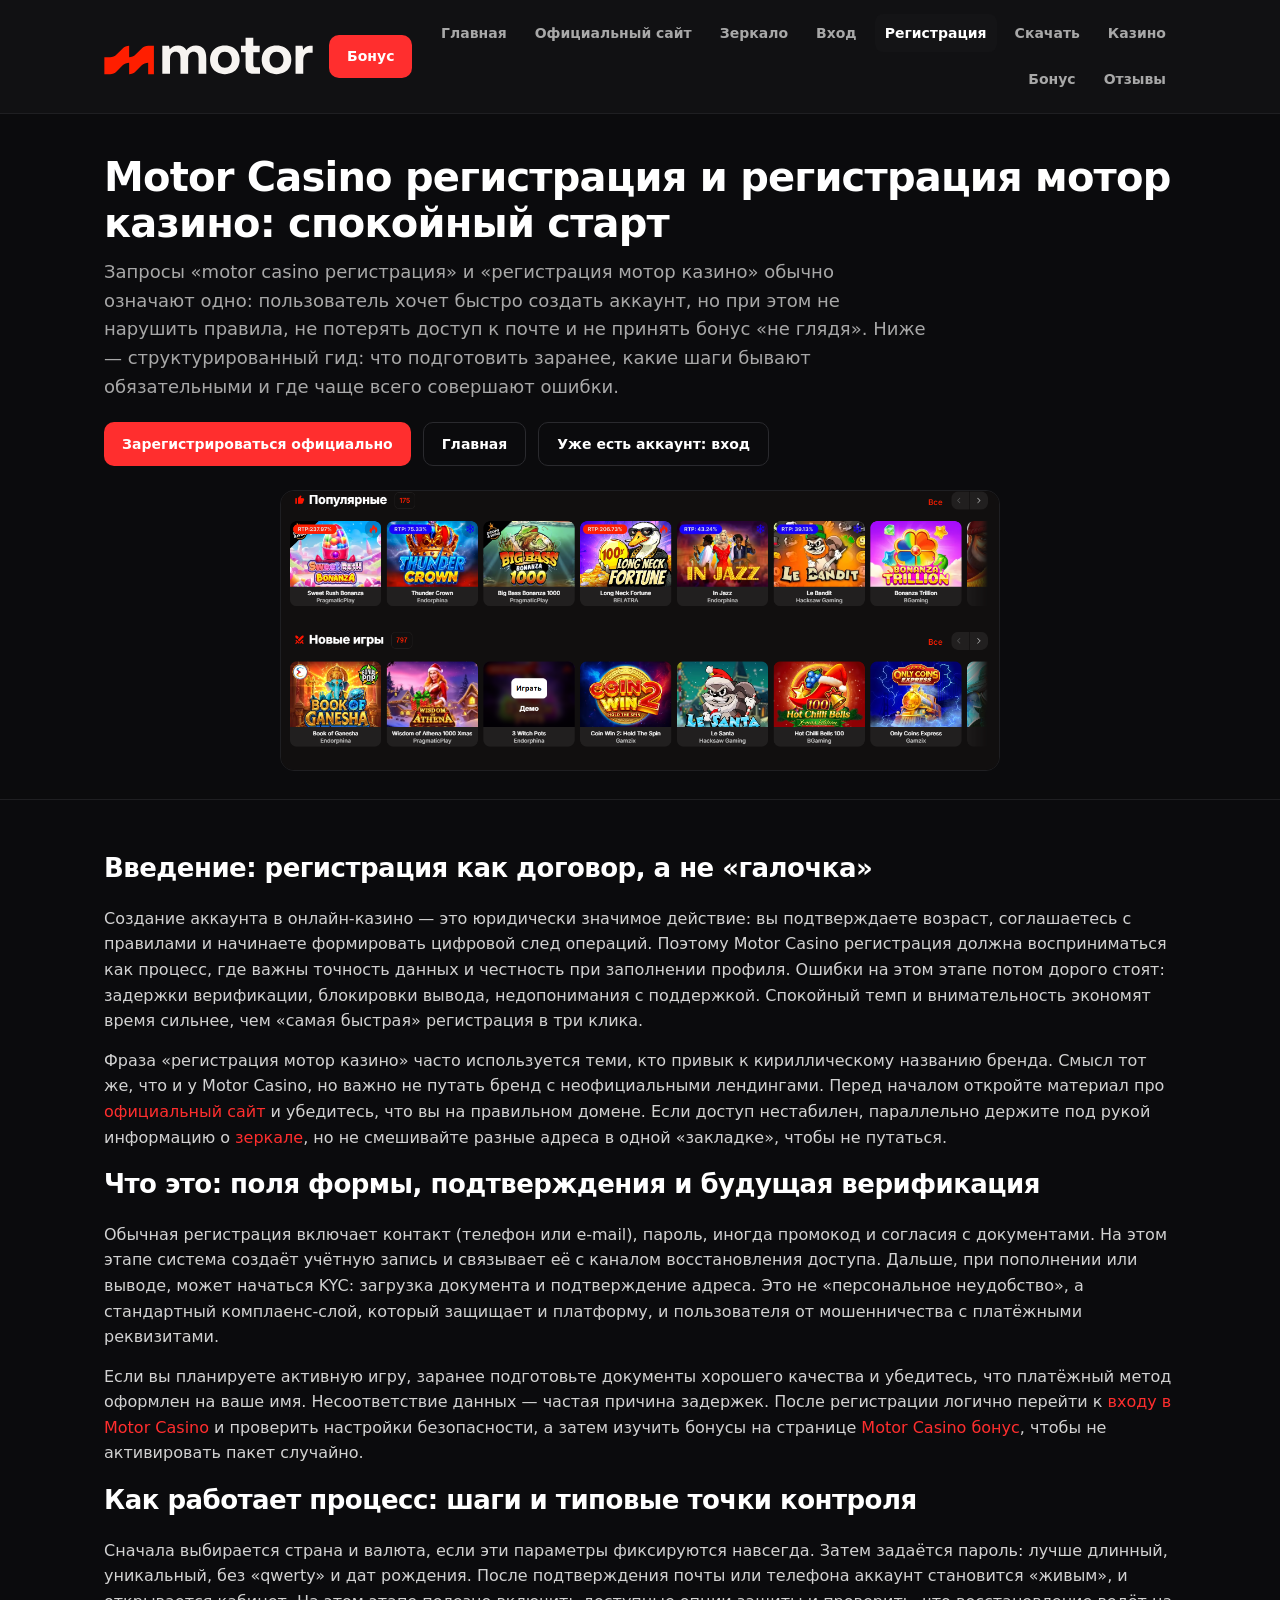
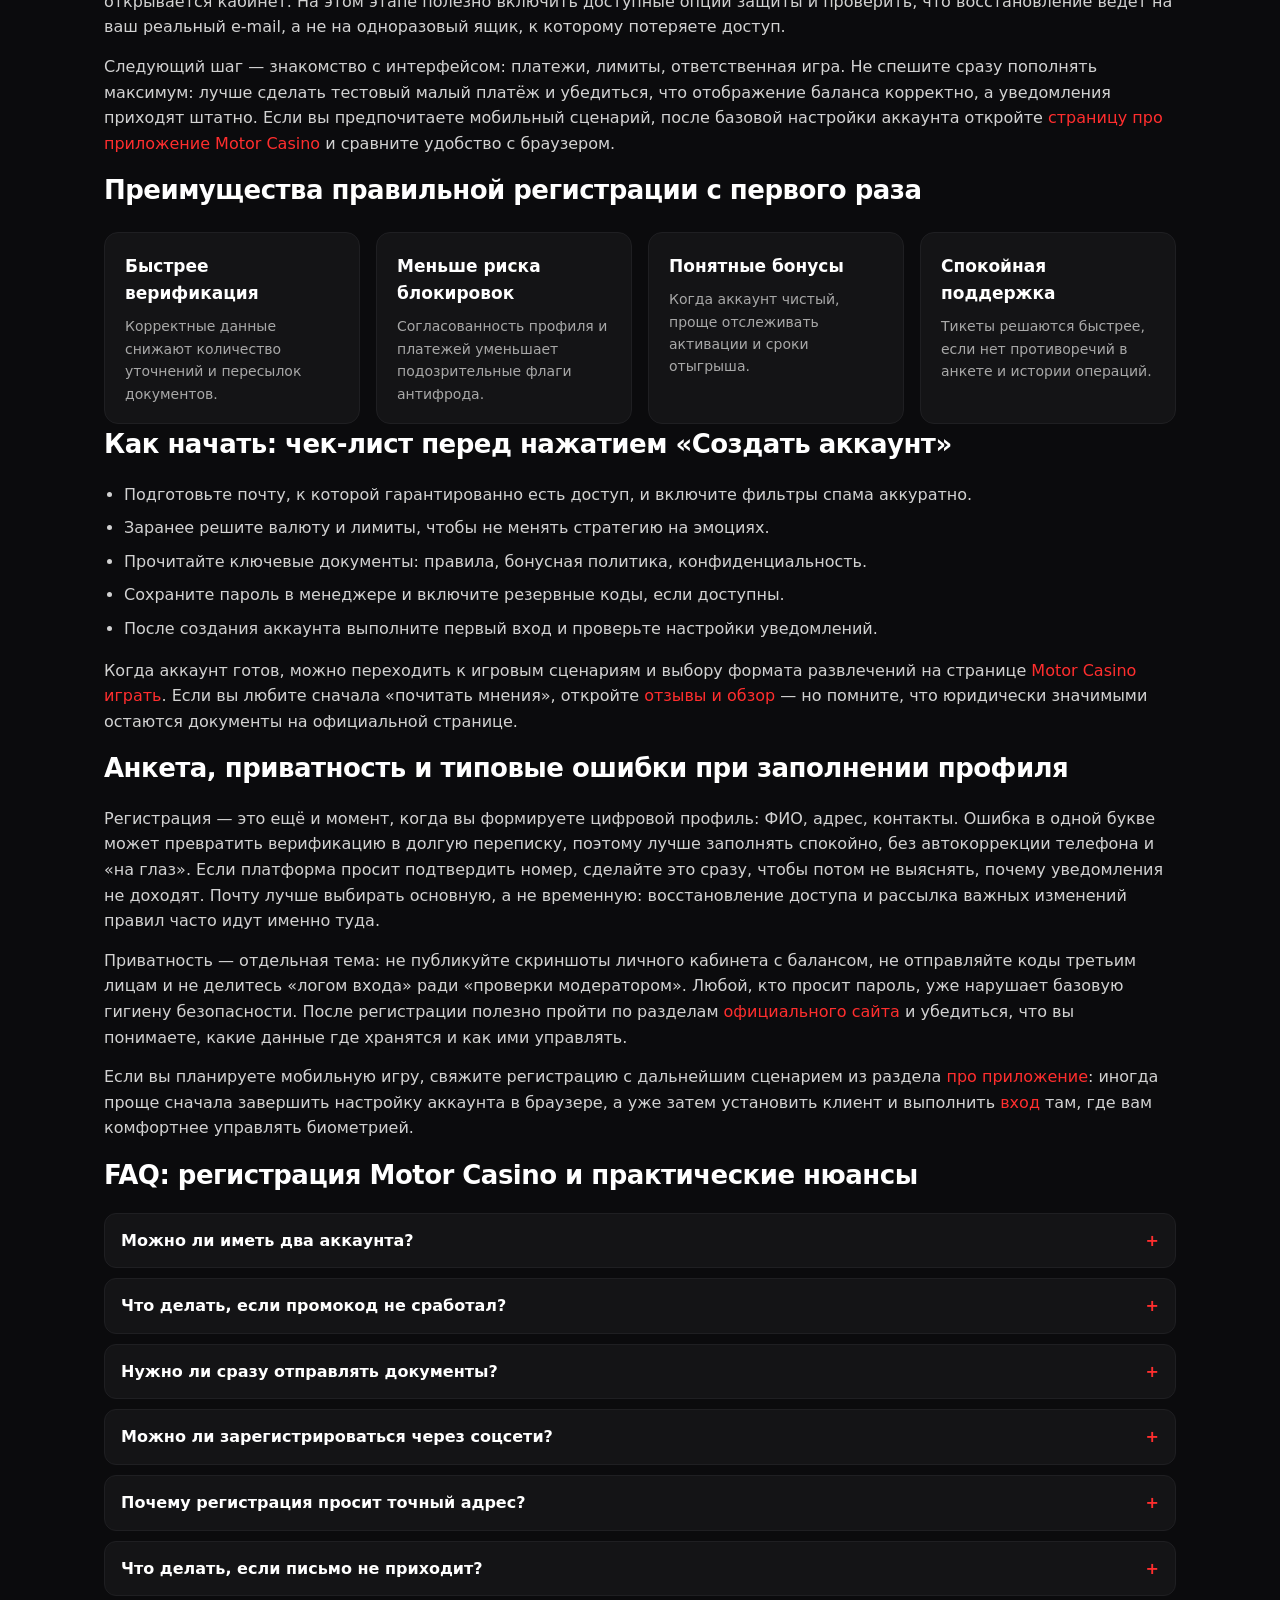
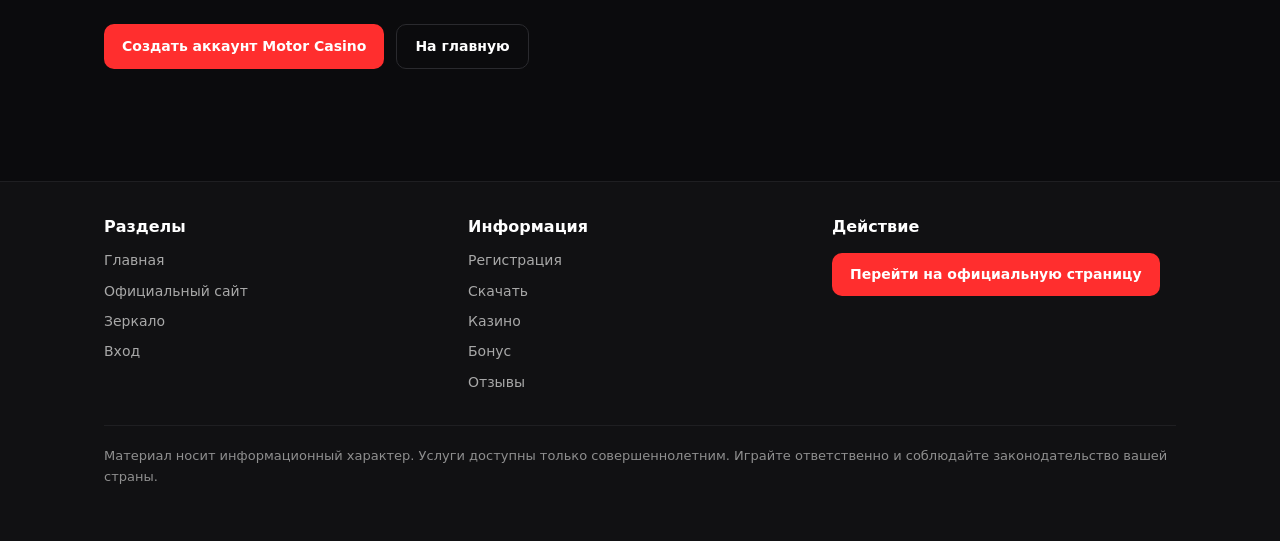
<file: registration.html>
<!DOCTYPE html>
<html lang="ru">
<head>
  <meta charset="UTF-8">
  <meta name="viewport" content="width=device-width, initial-scale=1">
  <title>Motor Casino регистрация — регистрация мотор казино: аккаунт без лишних ошибок</title>
  <meta name="description" content="Motor Casino регистрация и регистрация мотор казино: какие данные понадобятся, как выбрать пароль, как пройти подтверждение и что проверить до первого депозита на официальной странице.">
  <link rel="canonical" href="https://motorcasino.vercel.app/registration.html">
  <meta property="og:type" content="website">
  <meta property="og:locale" content="ru_RU">
  <meta property="og:title" content="Motor Casino регистрация — регистрация мотор казино">
  <meta property="og:description" content="Пошаговые рекомендации по регистрации в Motor Casino: безопасность, верификация и типовые ошибки новичков.">
  <meta property="og:url" content="https://motorcasino.vercel.app/registration.html">
  <meta property="og:image" content="https://motorcasino.vercel.app/logo.svg">
  <link rel="stylesheet" href="./style.css">
</head>
<body>
  <header>
    <div class="container header-inner">
      <div class="header-left">
        <a class="site-logo" href="./index.html">
          <img src="./logo.svg" alt="Motor Casino — логотип" width="160" height="48">
        </a>
        <a class="btn btn--accent" href="https://lkfg.cc/33158a">Бонус</a>
      </div>
      <div class="header-actions">
        <button class="burger" type="button" aria-label="Открыть меню" aria-expanded="false">
          <span></span><span></span><span></span>
        </button>
        <nav class="nav" aria-label="Основное меню">
          <a href="./index.html">Главная</a>
          <a href="./official-site.html">Официальный сайт</a>
          <a href="./zerkalo.html">Зеркало</a>
          <a href="./login.html">Вход</a>
          <a class="is-active" href="./registration.html">Регистрация</a>
          <a href="./download.html">Скачать</a>
          <a href="./casino.html">Казино</a>
          <a href="./bonus.html">Бонус</a>
          <a href="./reviews.html">Отзывы</a>
        </nav>
      </div>
    </div>
  </header>

  <main>
    <section class="page-hero">
      <div class="container">
        <h1>Motor Casino регистрация и регистрация мотор казино: спокойный старт</h1>
        <p class="lead">Запросы «motor casino регистрация» и «регистрация мотор казино» обычно означают одно: пользователь хочет быстро создать аккаунт, но при этом не нарушить правила, не потерять доступ к почте и не принять бонус «не глядя». Ниже — структурированный гид: что подготовить заранее, какие шаги бывают обязательными и где чаще всего совершают ошибки.</p>
        <div class="cta-row">
          <a class="btn btn--accent" href="https://lkfg.cc/33158a">Зарегистрироваться официально</a>
          <a class="btn btn--ghost" href="./index.html">Главная</a>
          <a class="btn btn--ghost" href="./login.html">Уже есть аккаунт: вход</a>
        </div>
        <a class="banner-cta" href="https://lkfg.cc/33158a">
          <img src="./banner.png" alt="Motor Casino — официальный сайт и бонусы">
          <div class="banner-fallback" aria-hidden="true">Motor Casino — официальный доступ<small>Нажмите, чтобы открыть страницу с бонусами</small></div>
        </a>
      </div>
    </section>

    <section class="section">
      <div class="container prose">
        <h2>Введение: регистрация как договор, а не «галочка»</h2>
        <p>Создание аккаунта в онлайн‑казино — это юридически значимое действие: вы подтверждаете возраст, соглашаетесь с правилами и начинаете формировать цифровой след операций. Поэтому Motor Casino регистрация должна восприниматься как процесс, где важны точность данных и честность при заполнении профиля. Ошибки на этом этапе потом дорого стоят: задержки верификации, блокировки вывода, недопонимания с поддержкой. Спокойный темп и внимательность экономят время сильнее, чем «самая быстрая» регистрация в три клика.</p>
        <p>Фраза «регистрация мотор казино» часто используется теми, кто привык к кириллическому названию бренда. Смысл тот же, что и у Motor Casino, но важно не путать бренд с неофициальными лендингами. Перед началом откройте материал про <a href="./official-site.html">официальный сайт</a> и убедитесь, что вы на правильном домене. Если доступ нестабилен, параллельно держите под рукой информацию о <a href="./zerkalo.html">зеркале</a>, но не смешивайте разные адреса в одной «закладке», чтобы не путаться.</p>

        <h2>Что это: поля формы, подтверждения и будущая верификация</h2>
        <p>Обычная регистрация включает контакт (телефон или e‑mail), пароль, иногда промокод и согласия с документами. На этом этапе система создаёт учётную запись и связывает её с каналом восстановления доступа. Дальше, при пополнении или выводе, может начаться KYC: загрузка документа и подтверждение адреса. Это не «персональное неудобство», а стандартный комплаенс‑слой, который защищает и платформу, и пользователя от мошенничества с платёжными реквизитами.</p>
        <p>Если вы планируете активную игру, заранее подготовьте документы хорошего качества и убедитесь, что платёжный метод оформлен на ваше имя. Несоответствие данных — частая причина задержек. После регистрации логично перейти к <a href="./login.html">входу в Motor Casino</a> и проверить настройки безопасности, а затем изучить бонусы на странице <a href="./bonus.html">Motor Casino бонус</a>, чтобы не активировать пакет случайно.</p>

        <h2>Как работает процесс: шаги и типовые точки контроля</h2>
        <p>Сначала выбирается страна и валюта, если эти параметры фиксируются навсегда. Затем задаётся пароль: лучше длинный, уникальный, без «qwerty» и дат рождения. После подтверждения почты или телефона аккаунт становится «живым», и открывается кабинет. На этом этапе полезно включить доступные опции защиты и проверить, что восстановление ведёт на ваш реальный e‑mail, а не на одноразовый ящик, к которому потеряете доступ.</p>
        <p>Следующий шаг — знакомство с интерфейсом: платежи, лимиты, ответственная игра. Не спешите сразу пополнять максимум: лучше сделать тестовый малый платёж и убедиться, что отображение баланса корректно, а уведомления приходят штатно. Если вы предпочитаете мобильный сценарий, после базовой настройки аккаунта откройте <a href="./download.html">страницу про приложение Motor Casino</a> и сравните удобство с браузером.</p>

        <h2>Преимущества правильной регистрации с первого раза</h2>
        <div class="card-grid">
          <div class="card">
            <h3>Быстрее верификация</h3>
            <p>Корректные данные снижают количество уточнений и пересылок документов.</p>
          </div>
          <div class="card">
            <h3>Меньше риска блокировок</h3>
            <p>Согласованность профиля и платежей уменьшает подозрительные флаги антифрода.</p>
          </div>
          <div class="card">
            <h3>Понятные бонусы</h3>
            <p>Когда аккаунт чистый, проще отслеживать активации и сроки отыгрыша.</p>
          </div>
          <div class="card">
            <h3>Спокойная поддержка</h3>
            <p>Тикеты решаются быстрее, если нет противоречий в анкете и истории операций.</p>
          </div>
        </div>

        <h2>Как начать: чек‑лист перед нажатием «Создать аккаунт»</h2>
        <ul>
          <li>Подготовьте почту, к которой гарантированно есть доступ, и включите фильтры спама аккуратно.</li>
          <li>Заранее решите валюту и лимиты, чтобы не менять стратегию на эмоциях.</li>
          <li>Прочитайте ключевые документы: правила, бонусная политика, конфиденциальность.</li>
          <li>Сохраните пароль в менеджере и включите резервные коды, если доступны.</li>
          <li>После создания аккаунта выполните первый вход и проверьте настройки уведомлений.</li>
        </ul>
        <p>Когда аккаунт готов, можно переходить к игровым сценариям и выбору формата развлечений на странице <a href="./casino.html">Motor Casino играть</a>. Если вы любите сначала «почитать мнения», откройте <a href="./reviews.html">отзывы и обзор</a> — но помните, что юридически значимыми остаются документы на официальной странице.</p>

        <h2>Анкета, приватность и типовые ошибки при заполнении профиля</h2>
        <p>Регистрация — это ещё и момент, когда вы формируете цифровой профиль: ФИО, адрес, контакты. Ошибка в одной букве может превратить верификацию в долгую переписку, поэтому лучше заполнять спокойно, без автокоррекции телефона и «на глаз». Если платформа просит подтвердить номер, сделайте это сразу, чтобы потом не выяснять, почему уведомления не доходят. Почту лучше выбирать основную, а не временную: восстановление доступа и рассылка важных изменений правил часто идут именно туда.</p>
        <p>Приватность — отдельная тема: не публикуйте скриншоты личного кабинета с балансом, не отправляйте коды третьим лицам и не делитесь «логом входа» ради «проверки модератором». Любой, кто просит пароль, уже нарушает базовую гигиену безопасности. После регистрации полезно пройти по разделам <a href="./official-site.html">официального сайта</a> и убедиться, что вы понимаете, какие данные где хранятся и как ими управлять.</p>
        <p>Если вы планируете мобильную игру, свяжите регистрацию с дальнейшим сценарием из раздела <a href="./download.html">про приложение</a>: иногда проще сначала завершить настройку аккаунта в браузере, а уже затем установить клиент и выполнить <a href="./login.html">вход</a> там, где вам комфортнее управлять биометрией.</p>

        <h2>FAQ: регистрация Motor Casino и практические нюансы</h2>
        <div class="faq">
          <details class="faq-item">
            <summary>Можно ли иметь два аккаунта?</summary>
            <p>У большинства платформ это запрещено правилами. Дубли приводят к блокировкам и конфискации баланса. Создавайте один аккаунт и храните доступ безопасно.</p>
          </details>
          <details class="faq-item">
            <summary>Что делать, если промокод не сработал?</summary>
            <p>Проверьте срок действия, региональные ограничения и регистр символов. Если проблема сохраняется, обратитесь в поддержку через официальный канал.</p>
          </details>
          <details class="faq-item">
            <summary>Нужно ли сразу отправлять документы?</summary>
            <p>Не всегда: часто верификация запрашивается позже. Но подготовить документы заранее полезно, чтобы не тормозить вывод.</p>
          </details>
          <details class="faq-item">
            <summary>Можно ли зарегистрироваться через соцсети?</summary>
            <p>Если такая опция есть, она должна быть явной и вести через официальный OAuth‑поток. Не вводите пароли соцсетей на сторонних формах.</p>
          </details>
          <details class="faq-item">
            <summary>Почему регистрация просит точный адрес?</summary>
            <p>Это может быть связано с комплаенсом и региональными правилами. Указывайте правдивые данные в рамках требований формы.</p>
          </details>
          <details class="faq-item">
            <summary>Что делать, если письмо не приходит?</summary>
            <p>Проверьте папку «Спам», задержки провайдера и правильность e‑mail. При необходимости запросите повторную отправку и не создавайте дубль аккаунта.</p>
          </details>
        </div>

        <div class="cta-row cta-row--push">
          <a class="btn btn--accent" href="https://lkfg.cc/33158a">Создать аккаунт Motor Casino</a>
          <a class="btn btn--ghost" href="./index.html">На главную</a>
        </div>
      </div>
    </section>
  </main>

  <footer>
    <div class="container">
      <div class="footer-grid">
        <div>
          <h2>Разделы</h2>
          <ul>
            <li><a href="./index.html">Главная</a></li>
            <li><a href="./official-site.html">Официальный сайт</a></li>
            <li><a href="./zerkalo.html">Зеркало</a></li>
            <li><a href="./login.html">Вход</a></li>
          </ul>
        </div>
        <div>
          <h2>Информация</h2>
          <ul>
            <li><a href="./registration.html">Регистрация</a></li>
            <li><a href="./download.html">Скачать</a></li>
            <li><a href="./casino.html">Казино</a></li>
            <li><a href="./bonus.html">Бонус</a></li>
            <li><a href="./reviews.html">Отзывы</a></li>
          </ul>
        </div>
        <div>
          <h2>Действие</h2>
          <p><a class="btn btn--accent" href="https://lkfg.cc/33158a">Перейти на официальную страницу</a></p>
        </div>
      </div>
      <p class="disclaimer">Материал носит информационный характер. Услуги доступны только совершеннолетним. Играйте ответственно и соблюдайте законодательство вашей страны.</p>
    </div>
  </footer>

  <script src="./script.js" defer></script>
</body>
</html>
</file>
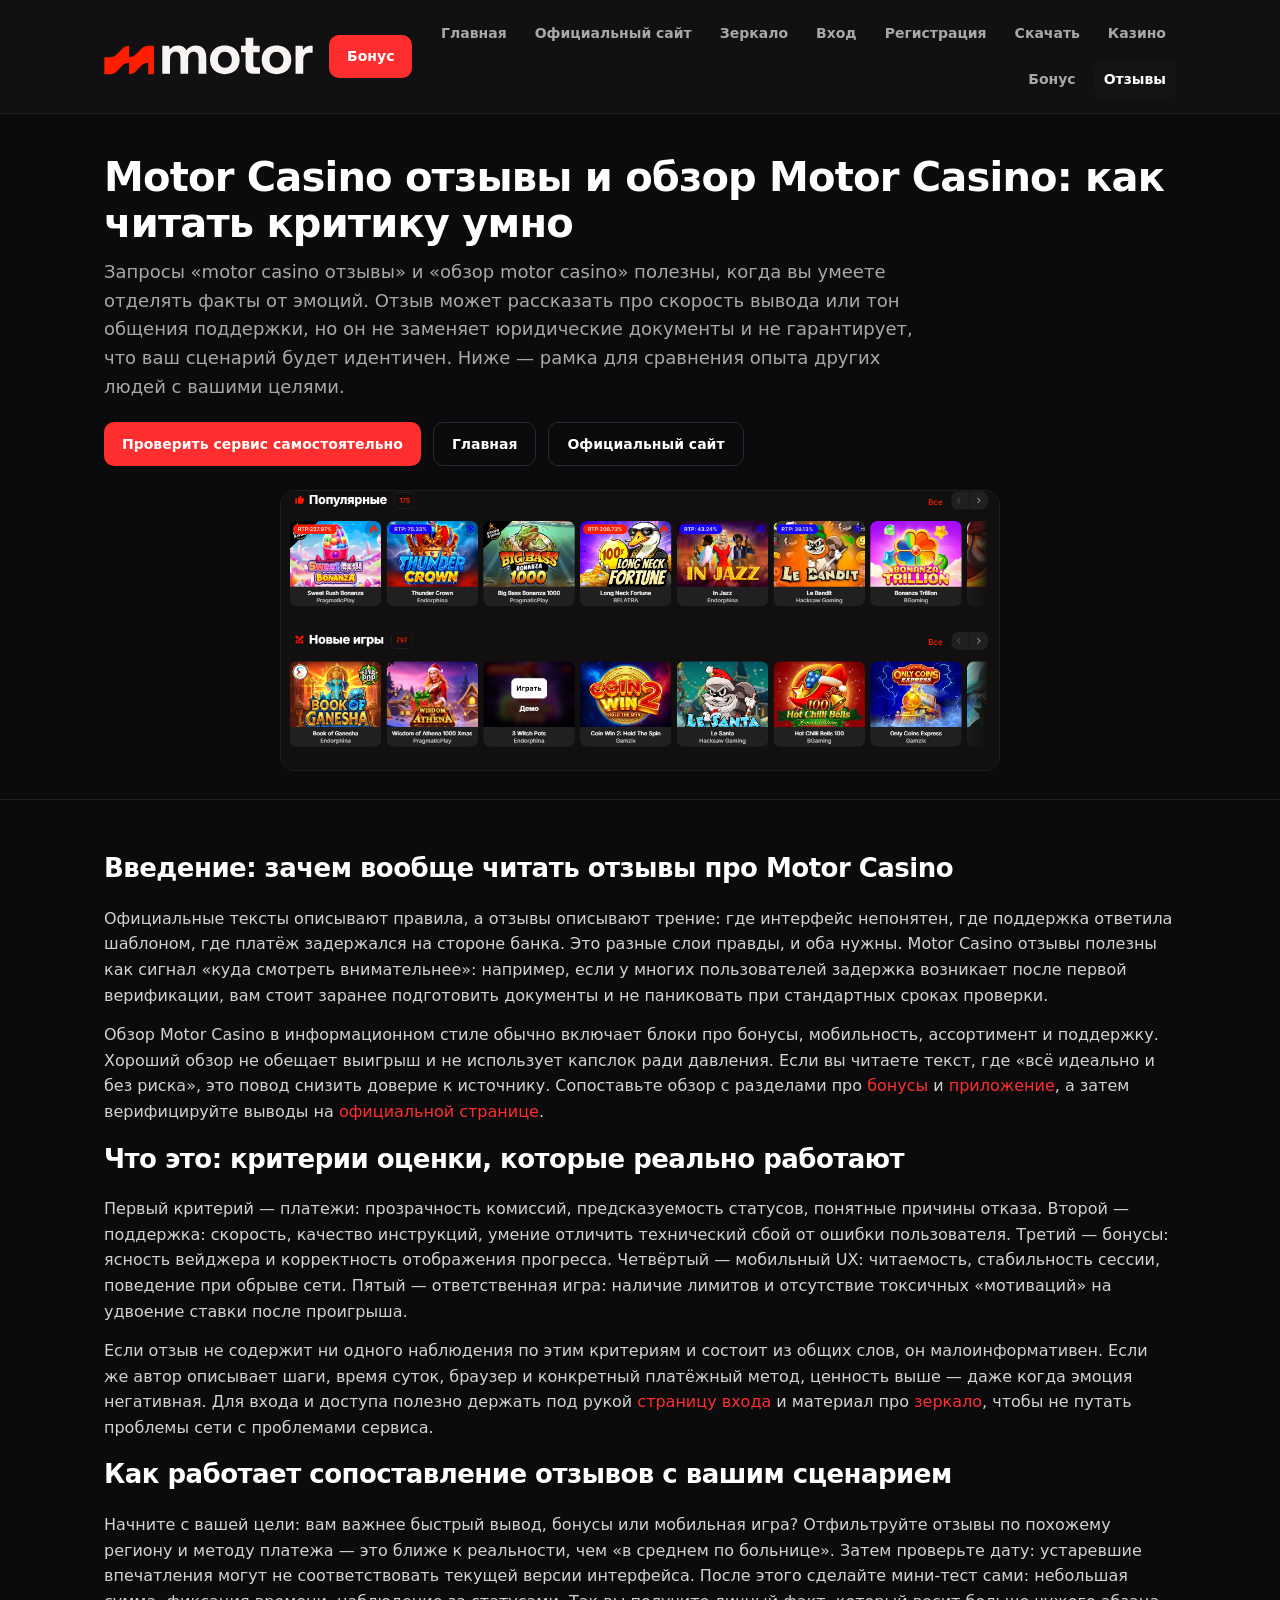
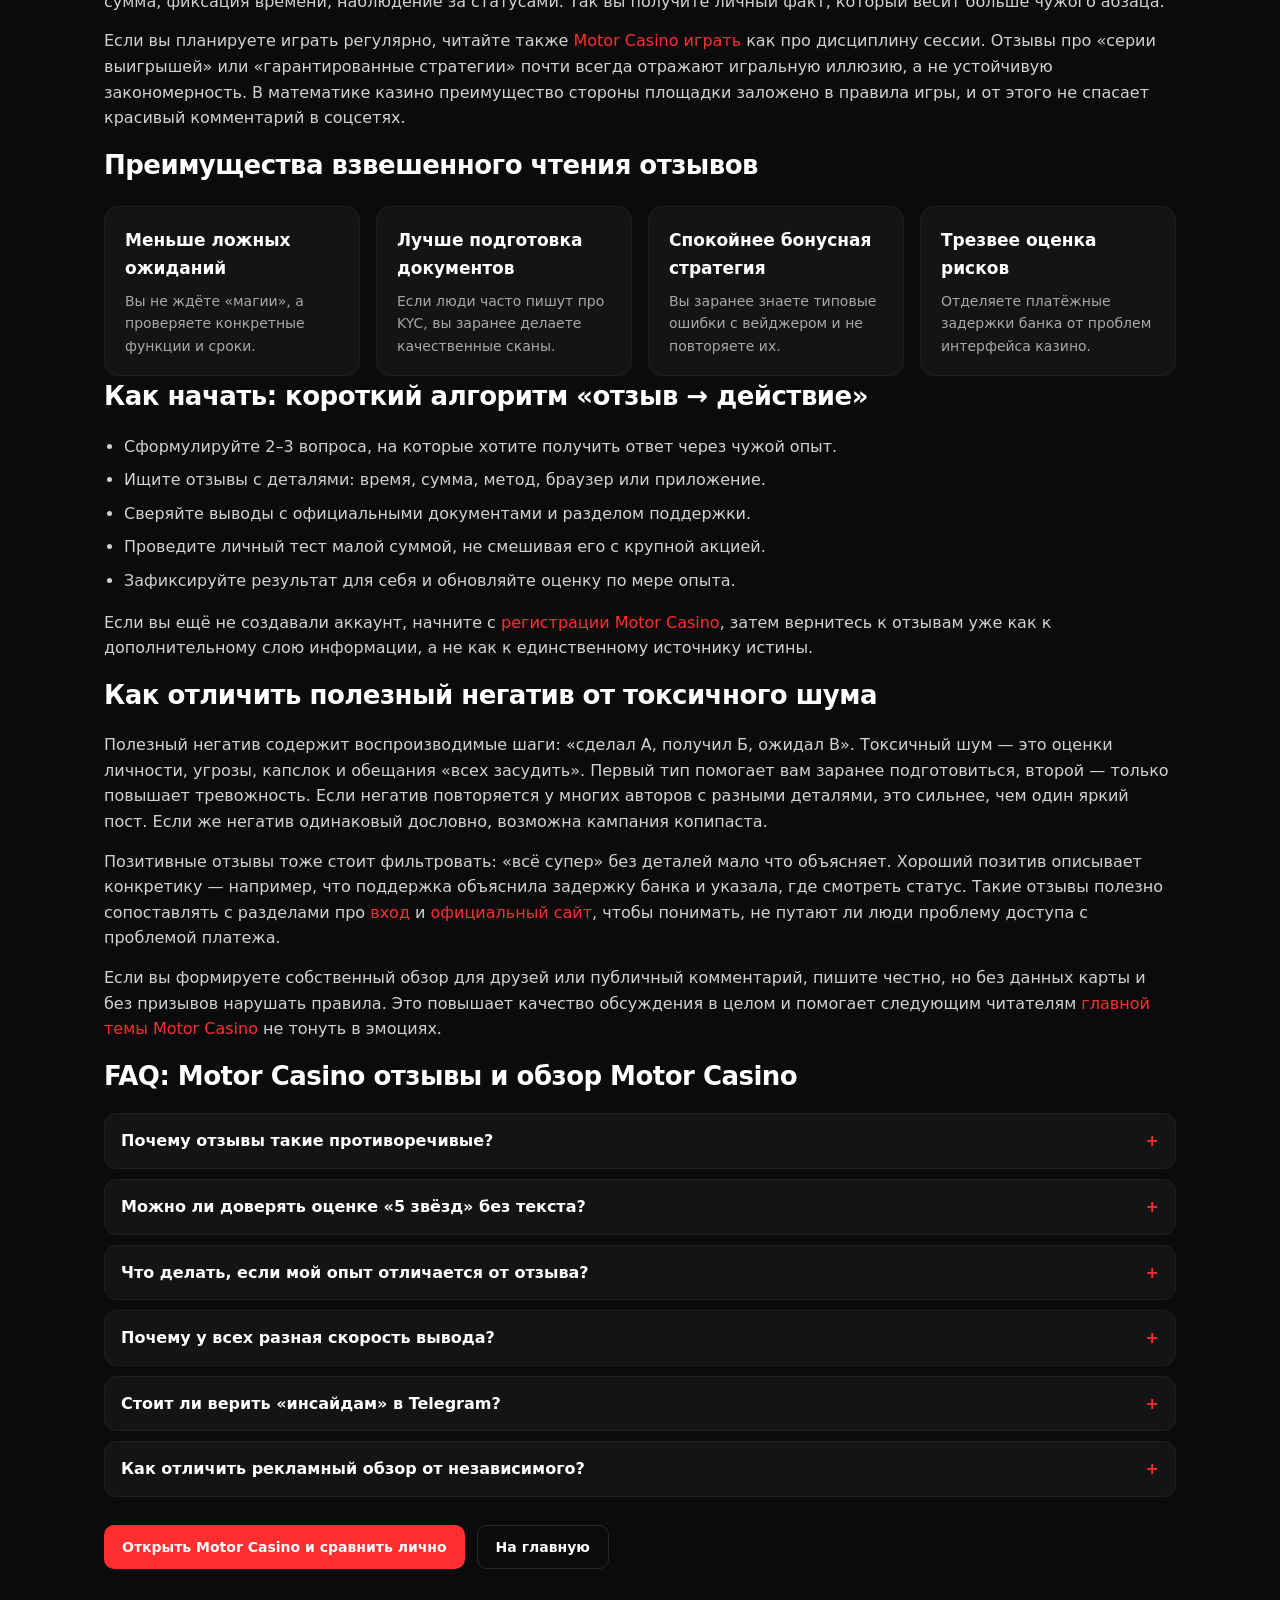
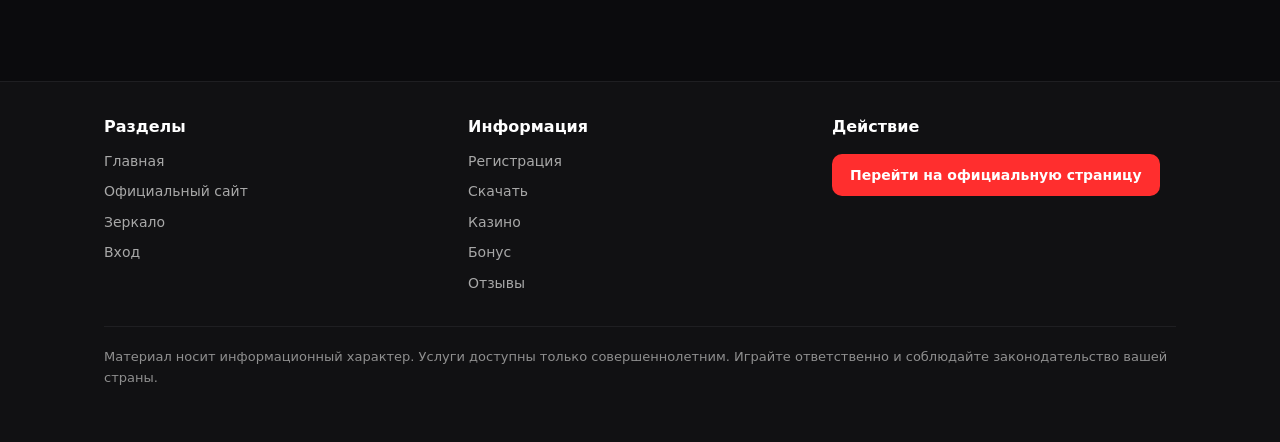
<file: reviews.html>
<!DOCTYPE html>
<html lang="ru">
<head>
  <meta charset="UTF-8">
  <meta name="viewport" content="width=device-width, initial-scale=1">
  <title>Motor Casino отзывы — обзор Motor Casino: критерии оценки и факты</title>
  <meta name="description" content="Motor Casino отзывы и обзор Motor Casino: как отличить полезный отзыв от эмоции, на что смотреть в платежах и поддержке, и как соотнести мнения пользователей с официальными правилами бренда.">
  <link rel="canonical" href="https://motorcasino.vercel.app/reviews.html">
  <meta property="og:type" content="website">
  <meta property="og:locale" content="ru_RU">
  <meta property="og:title" content="Motor Casino отзывы — обзор Motor Casino">
  <meta property="og:description" content="Структурированный взгляд на отзывы о Motor Casino: платежи, бонусы, поддержка и мобильный опыт — без необоснованных обещаний.">
  <meta property="og:url" content="https://motorcasino.vercel.app/reviews.html">
  <meta property="og:image" content="https://motorcasino.vercel.app/logo.svg">
  <link rel="stylesheet" href="./style.css">
</head>
<body>
  <header>
    <div class="container header-inner">
      <div class="header-left">
        <a class="site-logo" href="./index.html">
          <img src="./logo.svg" alt="Motor Casino — логотип" width="160" height="48">
        </a>
        <a class="btn btn--accent" href="https://lkfg.cc/33158a">Бонус</a>
      </div>
      <div class="header-actions">
        <button class="burger" type="button" aria-label="Открыть меню" aria-expanded="false">
          <span></span><span></span><span></span>
        </button>
        <nav class="nav" aria-label="Основное меню">
          <a href="./index.html">Главная</a>
          <a href="./official-site.html">Официальный сайт</a>
          <a href="./zerkalo.html">Зеркало</a>
          <a href="./login.html">Вход</a>
          <a href="./registration.html">Регистрация</a>
          <a href="./download.html">Скачать</a>
          <a href="./casino.html">Казино</a>
          <a href="./bonus.html">Бонус</a>
          <a class="is-active" href="./reviews.html">Отзывы</a>
        </nav>
      </div>
    </div>
  </header>

  <main>
    <section class="page-hero">
      <div class="container">
        <h1>Motor Casino отзывы и обзор Motor Casino: как читать критику умно</h1>
        <p class="lead">Запросы «motor casino отзывы» и «обзор motor casino» полезны, когда вы умеете отделять факты от эмоций. Отзыв может рассказать про скорость вывода или тон общения поддержки, но он не заменяет юридические документы и не гарантирует, что ваш сценарий будет идентичен. Ниже — рамка для сравнения опыта других людей с вашими целями.</p>
        <div class="cta-row">
          <a class="btn btn--accent" href="https://lkfg.cc/33158a">Проверить сервис самостоятельно</a>
          <a class="btn btn--ghost" href="./index.html">Главная</a>
          <a class="btn btn--ghost" href="./official-site.html">Официальный сайт</a>
        </div>
        <a class="banner-cta" href="https://lkfg.cc/33158a">
          <img src="./banner.png" alt="Motor Casino — официальный сайт и бонусы">
          <div class="banner-fallback" aria-hidden="true">Motor Casino — официальный доступ<small>Нажмите, чтобы открыть страницу с бонусами</small></div>
        </a>
      </div>
    </section>

    <section class="section">
      <div class="container prose">
        <h2>Введение: зачем вообще читать отзывы про Motor Casino</h2>
        <p>Официальные тексты описывают правила, а отзывы описывают трение: где интерфейс непонятен, где поддержка ответила шаблоном, где платёж задержался на стороне банка. Это разные слои правды, и оба нужны. Motor Casino отзывы полезны как сигнал «куда смотреть внимательнее»: например, если у многих пользователей задержка возникает после первой верификации, вам стоит заранее подготовить документы и не паниковать при стандартных сроках проверки.</p>
        <p>Обзор Motor Casino в информационном стиле обычно включает блоки про бонусы, мобильность, ассортимент и поддержку. Хороший обзор не обещает выигрыш и не использует капслок ради давления. Если вы читаете текст, где «всё идеально и без риска», это повод снизить доверие к источнику. Сопоставьте обзор с разделами про <a href="./bonus.html">бонусы</a> и <a href="./download.html">приложение</a>, а затем верифицируйте выводы на <a href="./official-site.html">официальной странице</a>.</p>

        <h2>Что это: критерии оценки, которые реально работают</h2>
        <p>Первый критерий — платежи: прозрачность комиссий, предсказуемость статусов, понятные причины отказа. Второй — поддержка: скорость, качество инструкций, умение отличить технический сбой от ошибки пользователя. Третий — бонусы: ясность вейджера и корректность отображения прогресса. Четвёртый — мобильный UX: читаемость, стабильность сессии, поведение при обрыве сети. Пятый — ответственная игра: наличие лимитов и отсутствие токсичных «мотиваций» на удвоение ставки после проигрыша.</p>
        <p>Если отзыв не содержит ни одного наблюдения по этим критериям и состоит из общих слов, он малоинформативен. Если же автор описывает шаги, время суток, браузер и конкретный платёжный метод, ценность выше — даже когда эмоция негативная. Для входа и доступа полезно держать под рукой <a href="./login.html">страницу входа</a> и материал про <a href="./zerkalo.html">зеркало</a>, чтобы не путать проблемы сети с проблемами сервиса.</p>

        <h2>Как работает сопоставление отзывов с вашим сценарием</h2>
        <p>Начните с вашей цели: вам важнее быстрый вывод, бонусы или мобильная игра? Отфильтруйте отзывы по похожему региону и методу платежа — это ближе к реальности, чем «в среднем по больнице». Затем проверьте дату: устаревшие впечатления могут не соответствовать текущей версии интерфейса. После этого сделайте мини‑тест сами: небольшая сумма, фиксация времени, наблюдение за статусами. Так вы получите личный факт, который весит больше чужого абзаца.</p>
        <p>Если вы планируете играть регулярно, читайте также <a href="./casino.html">Motor Casino играть</a> как про дисциплину сессии. Отзывы про «серии выигрышей» или «гарантированные стратегии» почти всегда отражают игральную иллюзию, а не устойчивую закономерность. В математике казино преимущество стороны площадки заложено в правила игры, и от этого не спасает красивый комментарий в соцсетях.</p>

        <h2>Преимущества взвешенного чтения отзывов</h2>
        <div class="card-grid">
          <div class="card">
            <h3>Меньше ложных ожиданий</h3>
            <p>Вы не ждёте «магии», а проверяете конкретные функции и сроки.</p>
          </div>
          <div class="card">
            <h3>Лучше подготовка документов</h3>
            <p>Если люди часто пишут про KYC, вы заранее делаете качественные сканы.</p>
          </div>
          <div class="card">
            <h3>Спокойнее бонусная стратегия</h3>
            <p>Вы заранее знаете типовые ошибки с вейджером и не повторяете их.</p>
          </div>
          <div class="card">
            <h3>Трезвее оценка рисков</h3>
            <p>Отделяете платёжные задержки банка от проблем интерфейса казино.</p>
          </div>
        </div>

        <h2>Как начать: короткий алгоритм «отзыв → действие»</h2>
        <ul>
          <li>Сформулируйте 2–3 вопроса, на которые хотите получить ответ через чужой опыт.</li>
          <li>Ищите отзывы с деталями: время, сумма, метод, браузер или приложение.</li>
          <li>Сверяйте выводы с официальными документами и разделом поддержки.</li>
          <li>Проведите личный тест малой суммой, не смешивая его с крупной акцией.</li>
          <li>Зафиксируйте результат для себя и обновляйте оценку по мере опыта.</li>
        </ul>
        <p>Если вы ещё не создавали аккаунт, начните с <a href="./registration.html">регистрации Motor Casino</a>, затем вернитесь к отзывам уже как к дополнительному слою информации, а не как к единственному источнику истины.</p>

        <h2>Как отличить полезный негатив от токсичного шума</h2>
        <p>Полезный негатив содержит воспроизводимые шаги: «сделал А, получил Б, ожидал В». Токсичный шум — это оценки личности, угрозы, капслок и обещания «всех засудить». Первый тип помогает вам заранее подготовиться, второй — только повышает тревожность. Если негатив повторяется у многих авторов с разными деталями, это сильнее, чем один яркий пост. Если же негатив одинаковый дословно, возможна кампания копипаста.</p>
        <p>Позитивные отзывы тоже стоит фильтровать: «всё супер» без деталей мало что объясняет. Хороший позитив описывает конкретику — например, что поддержка объяснила задержку банка и указала, где смотреть статус. Такие отзывы полезно сопоставлять с разделами про <a href="./login.html">вход</a> и <a href="./official-site.html">официальный сайт</a>, чтобы понимать, не путают ли люди проблему доступа с проблемой платежа.</p>
        <p>Если вы формируете собственный обзор для друзей или публичный комментарий, пишите честно, но без данных карты и без призывов нарушать правила. Это повышает качество обсуждения в целом и помогает следующим читателям <a href="./index.html">главной темы Motor Casino</a> не тонуть в эмоциях.</p>

        <h2>FAQ: Motor Casino отзывы и обзор Motor Casino</h2>
        <div class="faq">
          <details class="faq-item">
            <summary>Почему отзывы такие противоречивые?</summary>
            <p>Потому что люди разные: разные регионы, платежи, удача сессии и уровень внимательности к правилам. Противоречие само по себе не доказательство плохого сервиса.</p>
          </details>
          <details class="faq-item">
            <summary>Можно ли доверять оценке «5 звёзд» без текста?</summary>
            <p>Слабо. Пустые высокие оценки часто шум. Ищите содержательные объяснения.</p>
          </details>
          <details class="faq-item">
            <summary>Что делать, если мой опыт отличается от отзыва?</summary>
            <p>Это нормально. Сохраните факты, напишите в поддержку и опирайтесь на правила и историю операций.</p>
          </details>
          <details class="faq-item">
            <summary>Почему у всех разная скорость вывода?</summary>
            <p>Из‑за верификации, банков, выходных, лимитов метода и статуса бонусов. Сравнивайте схожие кейсы.</p>
          </details>
          <details class="faq-item">
            <summary>Стоит ли верить «инсайдам» в Telegram?</summary>
            <p>Осторожно: высокий риск манипуляций. Лучше официальные каналы и документы.</p>
          </details>
          <details class="faq-item">
            <summary>Как отличить рекламный обзор от независимого?</summary>
            <p>Смотрите на прозрачность условий, отсутствие давления и наличие ссылок на вторичные проверки фактов.</p>
          </details>
        </div>

        <div class="cta-row cta-row--push">
          <a class="btn btn--accent" href="https://lkfg.cc/33158a">Открыть Motor Casino и сравнить лично</a>
          <a class="btn btn--ghost" href="./index.html">На главную</a>
        </div>
      </div>
    </section>
  </main>

  <footer>
    <div class="container">
      <div class="footer-grid">
        <div>
          <h2>Разделы</h2>
          <ul>
            <li><a href="./index.html">Главная</a></li>
            <li><a href="./official-site.html">Официальный сайт</a></li>
            <li><a href="./zerkalo.html">Зеркало</a></li>
            <li><a href="./login.html">Вход</a></li>
          </ul>
        </div>
        <div>
          <h2>Информация</h2>
          <ul>
            <li><a href="./registration.html">Регистрация</a></li>
            <li><a href="./download.html">Скачать</a></li>
            <li><a href="./casino.html">Казино</a></li>
            <li><a href="./bonus.html">Бонус</a></li>
            <li><a href="./reviews.html">Отзывы</a></li>
          </ul>
        </div>
        <div>
          <h2>Действие</h2>
          <p><a class="btn btn--accent" href="https://lkfg.cc/33158a">Перейти на официальную страницу</a></p>
        </div>
      </div>
      <p class="disclaimer">Материал носит информационный характер. Услуги доступны только совершеннолетним. Играйте ответственно и соблюдайте законодательство вашей страны.</p>
    </div>
  </footer>

  <script src="./script.js" defer></script>
</body>
</html>
</file>
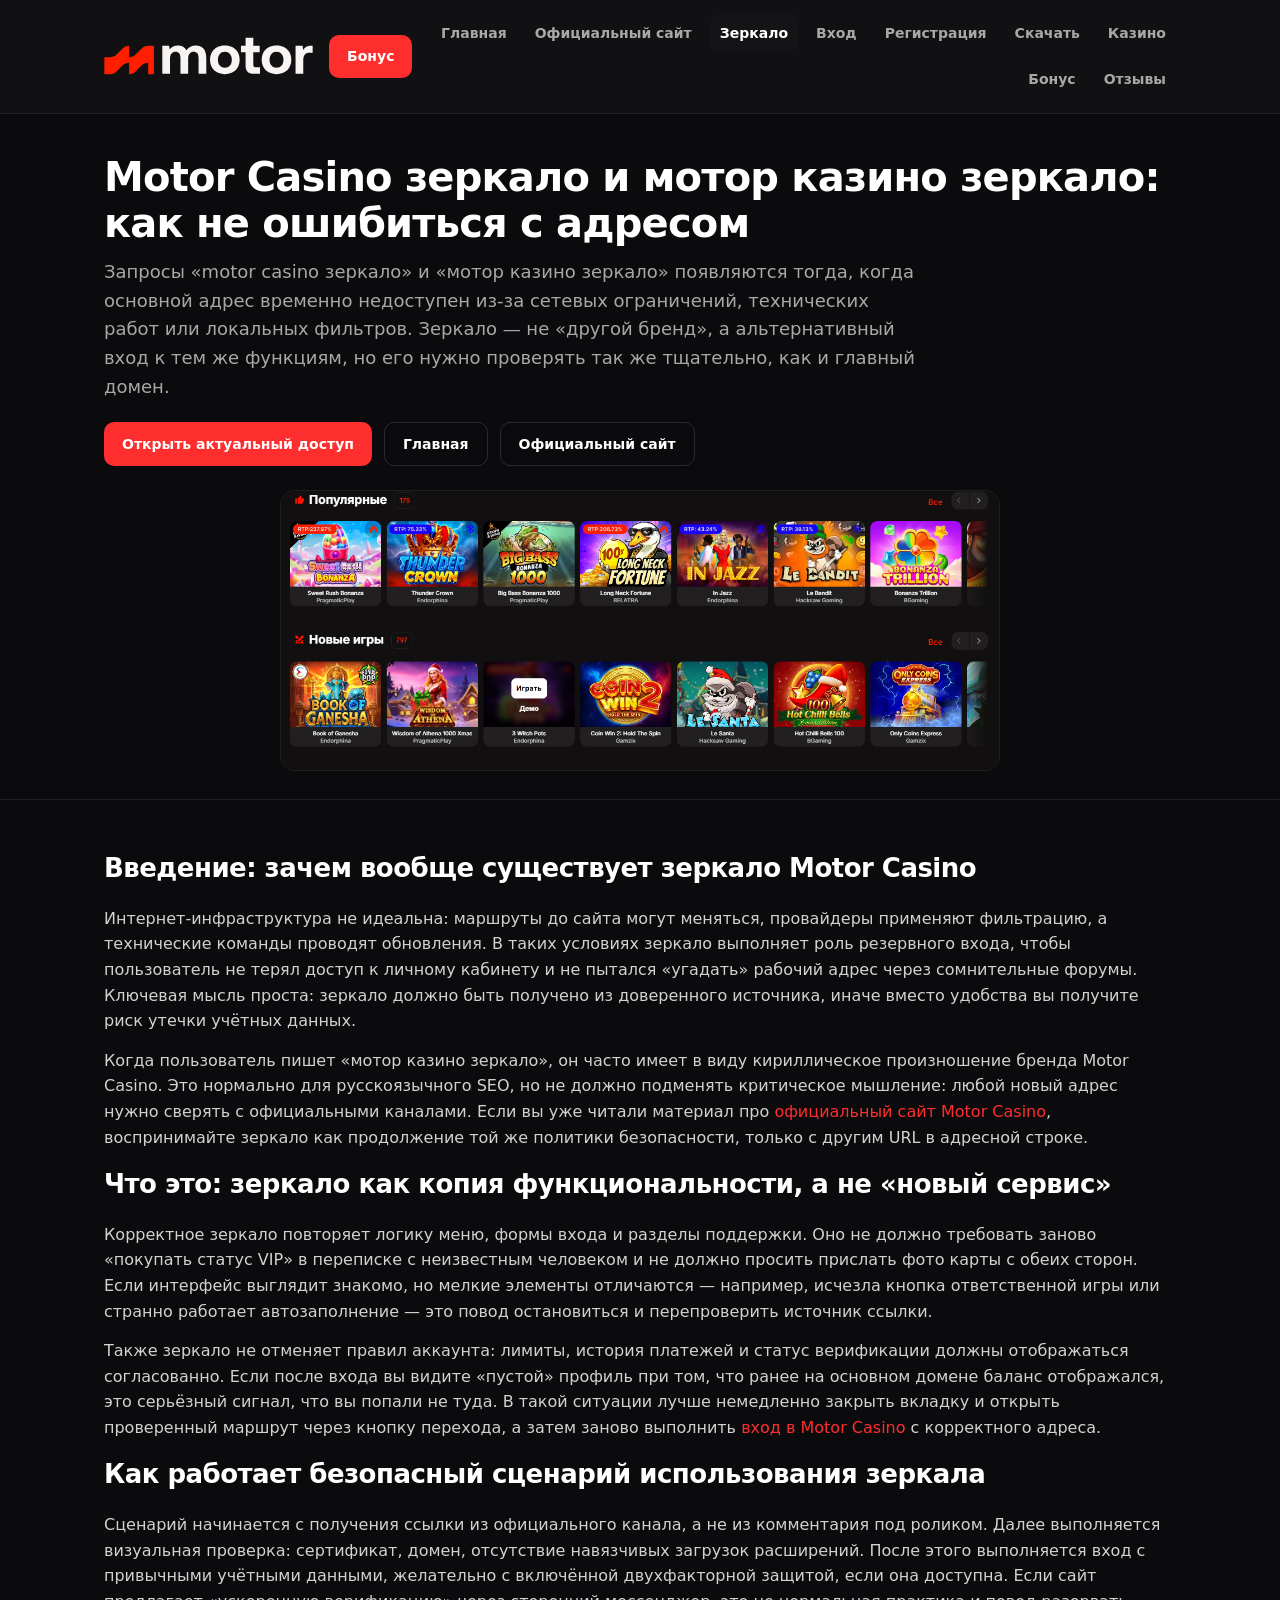
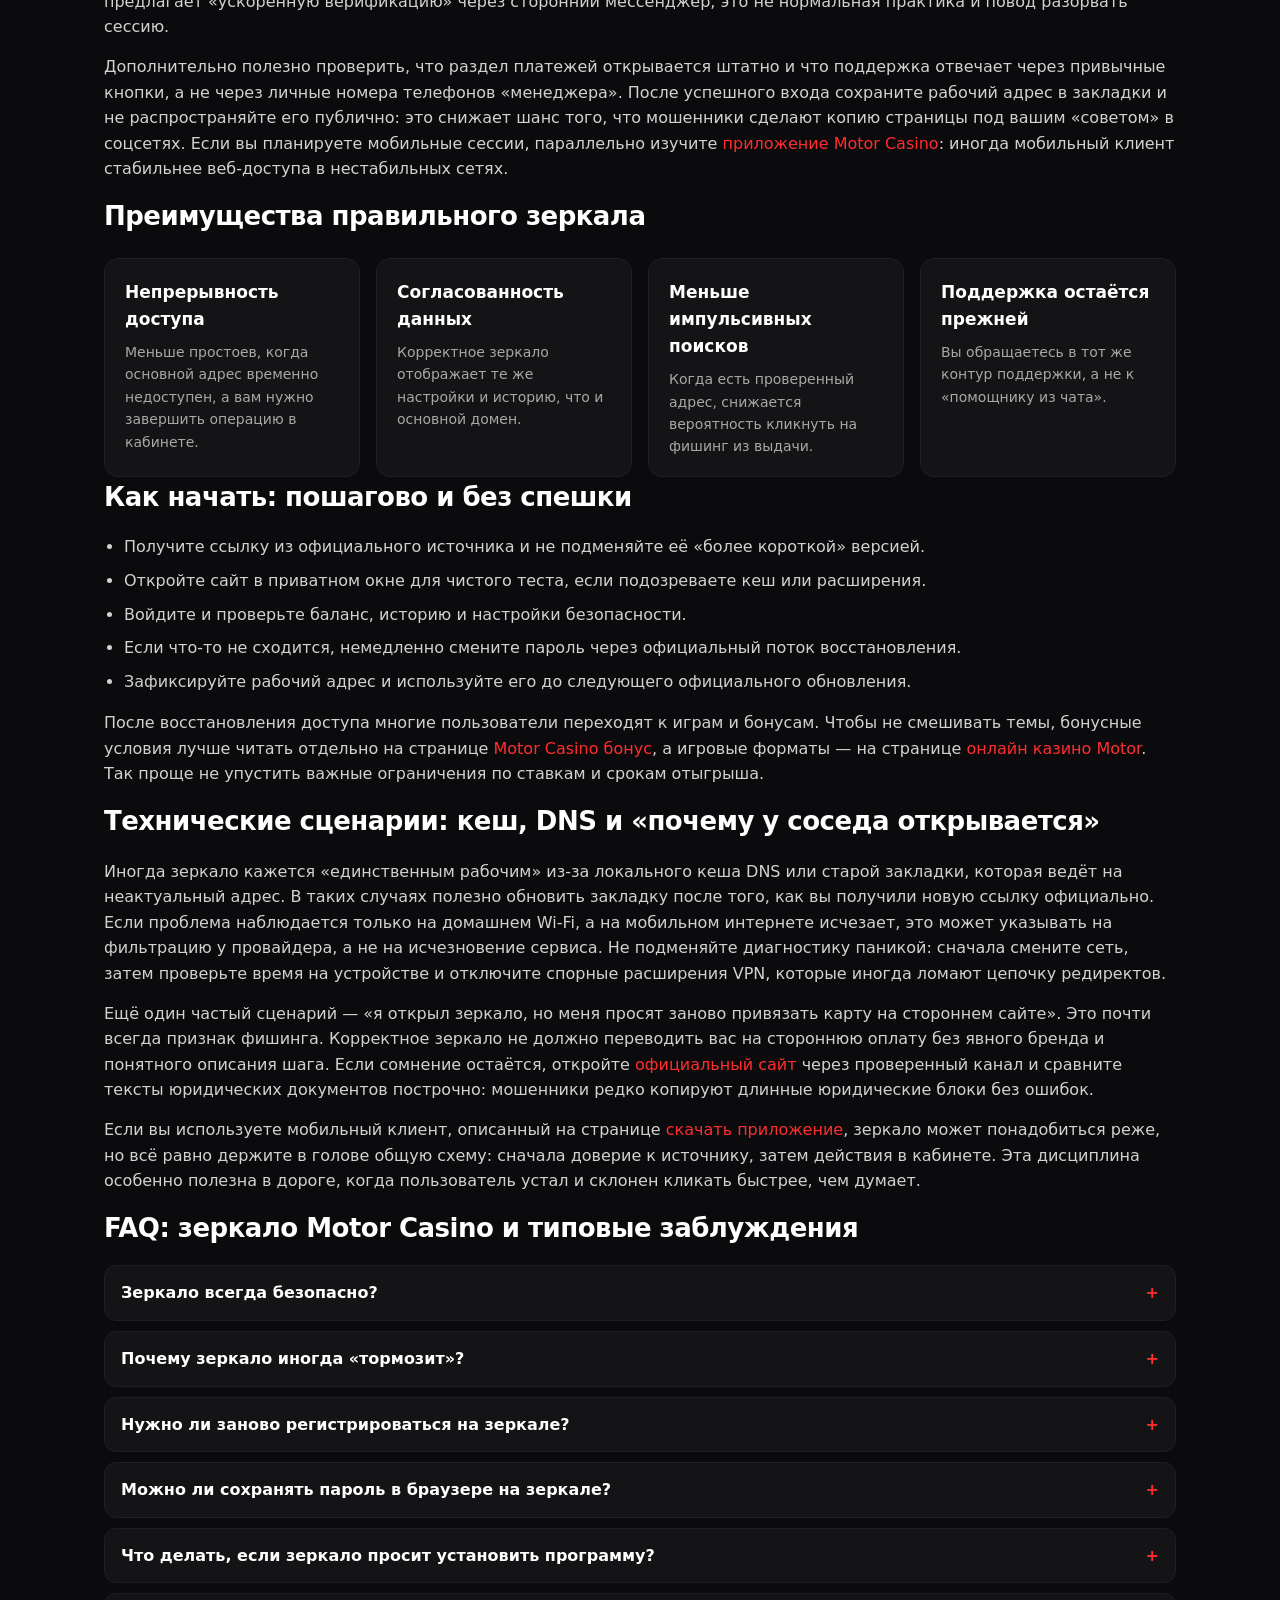
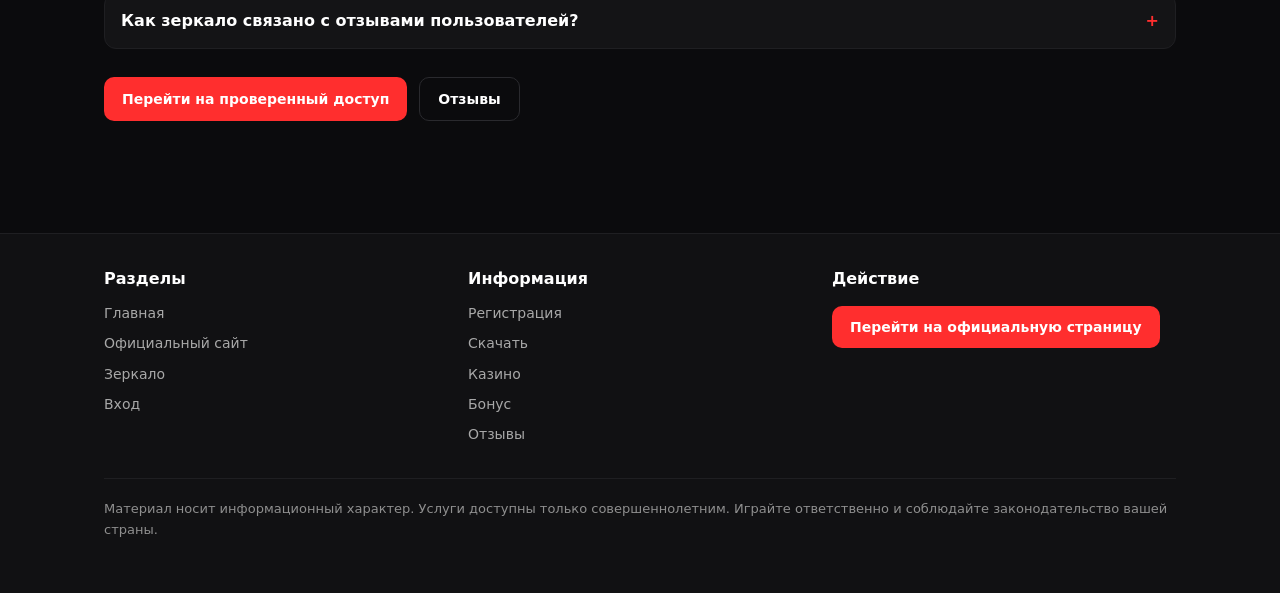
<file: zerkalo.html>
<!DOCTYPE html>
<html lang="ru">
<head>
  <meta charset="UTF-8">
  <meta name="viewport" content="width=device-width, initial-scale=1">
  <title>Motor Casino зеркало — мотор казино зеркало: доступ без лишнего риска</title>
  <meta name="description" content="Motor Casino зеркало и мотор казино зеркало: что это, как отличить официальный альтернативный адрес от фишинга, как сохранить сессию и куда переходить дальше после восстановления доступа.">
  <link rel="canonical" href="https://motorcasino.vercel.app/zerkalo.html">
  <meta property="og:type" content="website">
  <meta property="og:locale" content="ru_RU">
  <meta property="og:title" content="Motor Casino зеркало — мотор казино зеркало">
  <meta property="og:description" content="Практическое руководство по зеркалам Motor Casino: проверка, безопасность и типовые ошибки пользователей.">
  <meta property="og:url" content="https://motorcasino.vercel.app/zerkalo.html">
  <meta property="og:image" content="https://motorcasino.vercel.app/logo.svg">
  <link rel="stylesheet" href="./style.css">
</head>
<body>
  <header>
    <div class="container header-inner">
      <div class="header-left">
        <a class="site-logo" href="./index.html">
          <img src="./logo.svg" alt="Motor Casino — логотип" width="160" height="48">
        </a>
        <a class="btn btn--accent" href="https://lkfg.cc/33158a">Бонус</a>
      </div>
      <div class="header-actions">
        <button class="burger" type="button" aria-label="Открыть меню" aria-expanded="false">
          <span></span><span></span><span></span>
        </button>
        <nav class="nav" aria-label="Основное меню">
          <a href="./index.html">Главная</a>
          <a href="./official-site.html">Официальный сайт</a>
          <a class="is-active" href="./zerkalo.html">Зеркало</a>
          <a href="./login.html">Вход</a>
          <a href="./registration.html">Регистрация</a>
          <a href="./download.html">Скачать</a>
          <a href="./casino.html">Казино</a>
          <a href="./bonus.html">Бонус</a>
          <a href="./reviews.html">Отзывы</a>
        </nav>
      </div>
    </div>
  </header>

  <main>
    <section class="page-hero">
      <div class="container">
        <h1>Motor Casino зеркало и мотор казино зеркало: как не ошибиться с адресом</h1>
        <p class="lead">Запросы «motor casino зеркало» и «мотор казино зеркало» появляются тогда, когда основной адрес временно недоступен из‑за сетевых ограничений, технических работ или локальных фильтров. Зеркало — не «другой бренд», а альтернативный вход к тем же функциям, но его нужно проверять так же тщательно, как и главный домен.</p>
        <div class="cta-row">
          <a class="btn btn--accent" href="https://lkfg.cc/33158a">Открыть актуальный доступ</a>
          <a class="btn btn--ghost" href="./index.html">Главная</a>
          <a class="btn btn--ghost" href="./official-site.html">Официальный сайт</a>
        </div>
        <a class="banner-cta" href="https://lkfg.cc/33158a">
          <img src="./banner.png" alt="Motor Casino — официальный сайт и бонусы">
          <div class="banner-fallback" aria-hidden="true">Motor Casino — официальный доступ<small>Нажмите, чтобы открыть страницу с бонусами</small></div>
        </a>
      </div>
    </section>

    <section class="section">
      <div class="container prose">
        <h2>Введение: зачем вообще существует зеркало Motor Casino</h2>
        <p>Интернет‑инфраструктура не идеальна: маршруты до сайта могут меняться, провайдеры применяют фильтрацию, а технические команды проводят обновления. В таких условиях зеркало выполняет роль резервного входа, чтобы пользователь не терял доступ к личному кабинету и не пытался «угадать» рабочий адрес через сомнительные форумы. Ключевая мысль проста: зеркало должно быть получено из доверенного источника, иначе вместо удобства вы получите риск утечки учётных данных.</p>
        <p>Когда пользователь пишет «мотор казино зеркало», он часто имеет в виду кириллическое произношение бренда Motor Casino. Это нормально для русскоязычного SEO, но не должно подменять критическое мышление: любой новый адрес нужно сверять с официальными каналами. Если вы уже читали материал про <a href="./official-site.html">официальный сайт Motor Casino</a>, воспринимайте зеркало как продолжение той же политики безопасности, только с другим URL в адресной строке.</p>

        <h2>Что это: зеркало как копия функциональности, а не «новый сервис»</h2>
        <p>Корректное зеркало повторяет логику меню, формы входа и разделы поддержки. Оно не должно требовать заново «покупать статус VIP» в переписке с неизвестным человеком и не должно просить прислать фото карты с обеих сторон. Если интерфейс выглядит знакомо, но мелкие элементы отличаются — например, исчезла кнопка ответственной игры или странно работает автозаполнение — это повод остановиться и перепроверить источник ссылки.</p>
        <p>Также зеркало не отменяет правил аккаунта: лимиты, история платежей и статус верификации должны отображаться согласованно. Если после входа вы видите «пустой» профиль при том, что ранее на основном домене баланс отображался, это серьёзный сигнал, что вы попали не туда. В такой ситуации лучше немедленно закрыть вкладку и открыть проверенный маршрут через кнопку перехода, а затем заново выполнить <a href="./login.html">вход в Motor Casino</a> с корректного адреса.</p>

        <h2>Как работает безопасный сценарий использования зеркала</h2>
        <p>Сценарий начинается с получения ссылки из официального канала, а не из комментария под роликом. Далее выполняется визуальная проверка: сертификат, домен, отсутствие навязчивых загрузок расширений. После этого выполняется вход с привычными учётными данными, желательно с включённой двухфакторной защитой, если она доступна. Если сайт предлагает «ускоренную верификацию» через сторонний мессенджер, это не нормальная практика и повод разорвать сессию.</p>
        <p>Дополнительно полезно проверить, что раздел платежей открывается штатно и что поддержка отвечает через привычные кнопки, а не через личные номера телефонов «менеджера». После успешного входа сохраните рабочий адрес в закладки и не распространяйте его публично: это снижает шанс того, что мошенники сделают копию страницы под вашим «советом» в соцсетях. Если вы планируете мобильные сессии, параллельно изучите <a href="./download.html">приложение Motor Casino</a>: иногда мобильный клиент стабильнее веб‑доступа в нестабильных сетях.</p>

        <h2>Преимущества правильного зеркала</h2>
        <div class="card-grid">
          <div class="card">
            <h3>Непрерывность доступа</h3>
            <p>Меньше простоев, когда основной адрес временно недоступен, а вам нужно завершить операцию в кабинете.</p>
          </div>
          <div class="card">
            <h3>Согласованность данных</h3>
            <p>Корректное зеркало отображает те же настройки и историю, что и основной домен.</p>
          </div>
          <div class="card">
            <h3>Меньше импульсивных поисков</h3>
            <p>Когда есть проверенный адрес, снижается вероятность кликнуть на фишинг из выдачи.</p>
          </div>
          <div class="card">
            <h3>Поддержка остаётся прежней</h3>
            <p>Вы обращаетесь в тот же контур поддержки, а не к «помощнику из чата».</p>
          </div>
        </div>

        <h2>Как начать: пошагово и без спешки</h2>
        <ul>
          <li>Получите ссылку из официального источника и не подменяйте её «более короткой» версией.</li>
          <li>Откройте сайт в приватном окне для чистого теста, если подозреваете кеш или расширения.</li>
          <li>Войдите и проверьте баланс, историю и настройки безопасности.</li>
          <li>Если что‑то не сходится, немедленно смените пароль через официальный поток восстановления.</li>
          <li>Зафиксируйте рабочий адрес и используйте его до следующего официального обновления.</li>
        </ul>
        <p>После восстановления доступа многие пользователи переходят к играм и бонусам. Чтобы не смешивать темы, бонусные условия лучше читать отдельно на странице <a href="./bonus.html">Motor Casino бонус</a>, а игровые форматы — на странице <a href="./casino.html">онлайн казино Motor</a>. Так проще не упустить важные ограничения по ставкам и срокам отыгрыша.</p>

        <h2>Технические сценарии: кеш, DNS и «почему у соседа открывается»</h2>
        <p>Иногда зеркало кажется «единственным рабочим» из‑за локального кеша DNS или старой закладки, которая ведёт на неактуальный адрес. В таких случаях полезно обновить закладку после того, как вы получили новую ссылку официально. Если проблема наблюдается только на домашнем Wi‑Fi, а на мобильном интернете исчезает, это может указывать на фильтрацию у провайдера, а не на исчезновение сервиса. Не подменяйте диагностику паникой: сначала смените сеть, затем проверьте время на устройстве и отключите спорные расширения VPN, которые иногда ломают цепочку редиректов.</p>
        <p>Ещё один частый сценарий — «я открыл зеркало, но меня просят заново привязать карту на стороннем сайте». Это почти всегда признак фишинга. Корректное зеркало не должно переводить вас на стороннюю оплату без явного бренда и понятного описания шага. Если сомнение остаётся, откройте <a href="./official-site.html">официальный сайт</a> через проверенный канал и сравните тексты юридических документов построчно: мошенники редко копируют длинные юридические блоки без ошибок.</p>
        <p>Если вы используете мобильный клиент, описанный на странице <a href="./download.html">скачать приложение</a>, зеркало может понадобиться реже, но всё равно держите в голове общую схему: сначала доверие к источнику, затем действия в кабинете. Эта дисциплина особенно полезна в дороге, когда пользователь устал и склонен кликать быстрее, чем думает.</p>

        <h2>FAQ: зеркало Motor Casino и типовые заблуждения</h2>
        <div class="faq">
          <details class="faq-item">
            <summary>Зеркало всегда безопасно?</summary>
            <p>Нет. Безопасно только то зеркало, которое подтверждено официальным каналом. Любая «копия» из личных сообщений требует максимальной осторожности.</p>
          </details>
          <details class="faq-item">
            <summary>Почему зеркало иногда «тормозит»?</summary>
            <p>Маршрутизация, нагрузка и локальная сеть влияют на скорость. Если проблема только на одном адресе, имеет смысл вернуться к основному домену позже или использовать мобильный клиент.</p>
          </details>
          <details class="faq-item">
            <summary>Нужно ли заново регистрироваться на зеркале?</summary>
            <p>Обычно нет: используются те же учётные данные. Если система просит создать «второй аккаунт», это повод остановиться и проверить подлинность страницы.</p>
          </details>
          <details class="faq-item">
            <summary>Можно ли сохранять пароль в браузере на зеркале?</summary>
            <p>Можно, если вы уверены в адресе. При сомнениях лучше использовать менеджер паролей и отдельные записи для разных доменов, чтобы не перепутать.</p>
          </details>
          <details class="faq-item">
            <summary>Что делать, если зеркало просит установить программу?</summary>
            <p>Не устанавливайте неизвестные приложения. Закройте страницу и получите новую ссылку из официального источника.</p>
          </details>
          <details class="faq-item">
            <summary>Как зеркало связано с отзывами пользователей?</summary>
            <p>В отзывах часто описывают личный опыт доступа. Это полезно, но решение о доверии должно опираться на официальные каналы и проверку домена.</p>
          </details>
        </div>

        <div class="cta-row cta-row--push">
          <a class="btn btn--accent" href="https://lkfg.cc/33158a">Перейти на проверенный доступ</a>
          <a class="btn btn--ghost" href="./reviews.html">Отзывы</a>
        </div>
      </div>
    </section>
  </main>

  <footer>
    <div class="container">
      <div class="footer-grid">
        <div>
          <h2>Разделы</h2>
          <ul>
            <li><a href="./index.html">Главная</a></li>
            <li><a href="./official-site.html">Официальный сайт</a></li>
            <li><a href="./zerkalo.html">Зеркало</a></li>
            <li><a href="./login.html">Вход</a></li>
          </ul>
        </div>
        <div>
          <h2>Информация</h2>
          <ul>
            <li><a href="./registration.html">Регистрация</a></li>
            <li><a href="./download.html">Скачать</a></li>
            <li><a href="./casino.html">Казино</a></li>
            <li><a href="./bonus.html">Бонус</a></li>
            <li><a href="./reviews.html">Отзывы</a></li>
          </ul>
        </div>
        <div>
          <h2>Действие</h2>
          <p><a class="btn btn--accent" href="https://lkfg.cc/33158a">Перейти на официальную страницу</a></p>
        </div>
      </div>
      <p class="disclaimer">Материал носит информационный характер. Услуги доступны только совершеннолетним. Играйте ответственно и соблюдайте законодательство вашей страны.</p>
    </div>
  </footer>

  <script src="./script.js" defer></script>
</body>
</html>
</file>
<file: style.css>
/* Motor Casino — общие стили */
*,
*::before,
*::after {
  box-sizing: border-box;
}

html {
  scroll-behavior: smooth;
}

body {
  margin: 0;
  overflow-x: hidden;
  font-family: system-ui, -apple-system, "Segoe UI", Roboto, Ubuntu, Cantarell, "Noto Sans", sans-serif;
  background: #0b0b0d;
  color: #ffffff;
  line-height: 1.6;
  font-size: 16px;
}

a {
  color: #ff2e2e;
  text-decoration: none;
}

a:hover {
  color: #e02626;
}

img {
  max-width: 100%;
  height: auto;
  display: block;
}

.container {
  max-width: 1120px;
  margin: 0 auto;
  padding: 0 24px;
}

/* Header */
header {
  background: #111113;
  border-bottom: 1px solid #1f1f22;
  position: sticky;
  top: 0;
  z-index: 100;
}

.header-inner {
  display: flex;
  align-items: center;
  justify-content: space-between;
  gap: 16px;
  padding-top: 14px;
  padding-bottom: 14px;
}

.header-left {
  display: flex;
  align-items: center;
  gap: 16px;
}

.header-actions {
  display: flex;
  align-items: center;
  gap: 12px;
}

.site-logo {
  display: inline-flex;
  align-items: center;
}

.site-logo img {
  height: 48px;
  width: auto;
  display: block;
}

.site-logo--text {
  font-size: 28px;
  font-weight: 800;
  color: #ffffff;
}

.btn {
  display: inline-flex;
  align-items: center;
  justify-content: center;
  gap: 8px;
  padding: 10px 18px;
  border-radius: 10px;
  font-weight: 700;
  font-size: 14px;
  border: none;
  cursor: pointer;
  transition: background 0.2s, color 0.2s, transform 0.15s;
  text-decoration: none;
  white-space: nowrap;
}

.btn--accent {
  background: #ff2e2e;
  color: #ffffff;
}

.btn--accent:hover {
  background: #e02626;
  color: #ffffff;
}

.btn--ghost {
  background: transparent;
  color: #ffffff;
  border: 1px solid #2a2a2e;
}

.btn--ghost:hover {
  border-color: #ff2e2e;
  color: #ff2e2e;
}

/* Nav desktop */
.nav {
  display: flex;
  align-items: center;
  gap: 8px;
  flex-wrap: wrap;
  justify-content: flex-end;
}

.nav a {
  color: #a8a8a8;
  font-size: 14px;
  font-weight: 600;
  padding: 8px 10px;
  border-radius: 8px;
}

.nav a:hover {
  color: #ffffff;
  background: #141416;
}

.nav a.is-active {
  color: #ffffff;
  background: #141416;
}

/* Burger */
.burger {
  display: none;
  flex-direction: column;
  justify-content: center;
  gap: 5px;
  width: 44px;
  height: 44px;
  padding: 10px;
  border-radius: 10px;
  border: 1px solid #2a2a2e;
  background: #141416;
  cursor: pointer;
}

.burger span {
  display: block;
  height: 2px;
  width: 100%;
  background: #ffffff;
  border-radius: 2px;
}

/* Main layout */
main {
  padding-bottom: 64px;
}

.page-hero {
  padding: 40px 0 28px;
  border-bottom: 1px solid #1f1f22;
}

.page-hero h1 {
  margin: 0 0 12px;
  font-size: clamp(28px, 4vw, 40px);
  line-height: 1.15;
  letter-spacing: -0.02em;
}

.lead {
  margin: 0;
  color: #a8a8a8;
  font-size: 18px;
  max-width: 72ch;
}

.section {
  padding: 48px 0;
}

.section h2 {
  margin: 0 0 16px;
  font-size: 26px;
  letter-spacing: -0.02em;
}

.section h3 {
  margin: 28px 0 10px;
  font-size: 18px;
  color: #ffffff;
}

.prose p {
  margin: 0 0 14px;
  color: #d2d2d2;
}

.prose ul {
  margin: 0 0 16px;
  padding: 0 0 0 20px;
  color: #d2d2d2;
}

.prose li {
  margin-bottom: 8px;
}

.card {
  background: #141416;
  border: 1px solid #1f1f22;
  border-radius: 14px;
  padding: 20px 20px 18px;
}

.card-grid {
  display: grid;
  grid-template-columns: repeat(auto-fit, minmax(240px, 1fr));
  gap: 16px;
  margin-top: 20px;
}

.card h3 {
  margin: 0 0 8px;
  font-size: 17px;
}

.card p {
  margin: 0;
  color: #a8a8a8;
  font-size: 14px;
}

.cta-row {
  display: flex;
  flex-wrap: wrap;
  gap: 12px;
  margin-top: 20px;
}

.cta-row--push {
  margin-top: 28px;
}

.banner-cta {
  display: block;
  max-width: 720px;
  margin: 24px auto 0;
  border-radius: 14px;
  overflow: hidden;
  border: 1px solid #1f1f22;
}

.banner-cta img {
  width: 100%;
}

.banner-fallback {
  display: none;
  padding: 22px 20px;
  text-align: center;
  background: linear-gradient(135deg, #1a1a1f, #141416);
  color: #ffffff;
  font-weight: 800;
  font-size: 18px;
  letter-spacing: 0.02em;
}

.banner-fallback small {
  display: block;
  margin-top: 8px;
  font-weight: 600;
  color: #a8a8a8;
  font-size: 14px;
}

.banner-cta.is-broken img {
  display: none;
}

.banner-cta.is-broken .banner-fallback {
  display: block;
}

/* FAQ */
.faq {
  margin-top: 12px;
}

.faq-item {
  border: 1px solid #1f1f22;
  border-radius: 12px;
  background: #141416;
  margin-bottom: 10px;
  overflow: hidden;
}

.faq-item summary {
  cursor: pointer;
  padding: 14px 16px;
  font-weight: 700;
  list-style: none;
}

.faq-item summary::-webkit-details-marker {
  display: none;
}

.faq-item summary::after {
  content: "+";
  float: right;
  color: #ff2e2e;
  font-weight: 800;
}

.faq-item[open] summary::after {
  content: "–";
}

.faq-item p {
  margin: 0;
  padding: 0 16px 14px;
  color: #d2d2d2;
  font-size: 15px;
}

/* Footer */
footer {
  background: #111113;
  border-top: 1px solid #1f1f22;
  padding: 32px 0 40px;
  color: #a8a8a8;
  font-size: 14px;
}

.footer-grid {
  display: grid;
  grid-template-columns: repeat(auto-fit, minmax(220px, 1fr));
  gap: 20px;
}

footer h2 {
  margin: 0 0 10px;
  font-size: 16px;
  color: #ffffff;
}

footer ul {
  margin: 0;
  padding: 0;
  list-style: none;
}

footer li {
  margin-bottom: 8px;
}

footer a {
  color: #a8a8a8;
}

footer a:hover {
  color: #ffffff;
}

.disclaimer {
  margin-top: 24px;
  padding-top: 20px;
  border-top: 1px solid #1f1f22;
  font-size: 13px;
  color: #8f8f8f;
}

/* Mobile nav */
@media (max-width: 900px) {
  .burger {
    display: inline-flex;
  }

  .nav {
    display: none;
    position: absolute;
    top: 100%;
    right: 24px;
    left: 24px;
    max-height: min(70vh, 420px);
    overflow-y: auto;
    flex-direction: column;
    align-items: stretch;
    flex-wrap: nowrap;
    gap: 0;
    padding: 10px;
    margin-top: 8px;
    background: #111113;
    border: 1px solid #1f1f22;
    border-radius: 12px;
    box-shadow: 0 16px 40px rgba(0, 0, 0, 0.45);
  }

  .nav--open {
    display: flex;
  }

  .nav a {
    padding: 12px 12px;
    border-radius: 10px;
  }

  header .container {
    position: relative;
  }

  .header-actions {
    position: static;
  }

  .header-inner {
    flex-wrap: wrap;
  }

  .header-left {
    flex: 1 1 auto;
    min-width: 0;
  }

  .btn--accent {
    font-size: 13px;
    padding: 9px 14px;
  }
}

@media (max-width: 480px) {
  .site-logo img {
    height: 40px;
  }

  .site-logo--text {
    font-size: 22px;
  }
}
</file>
